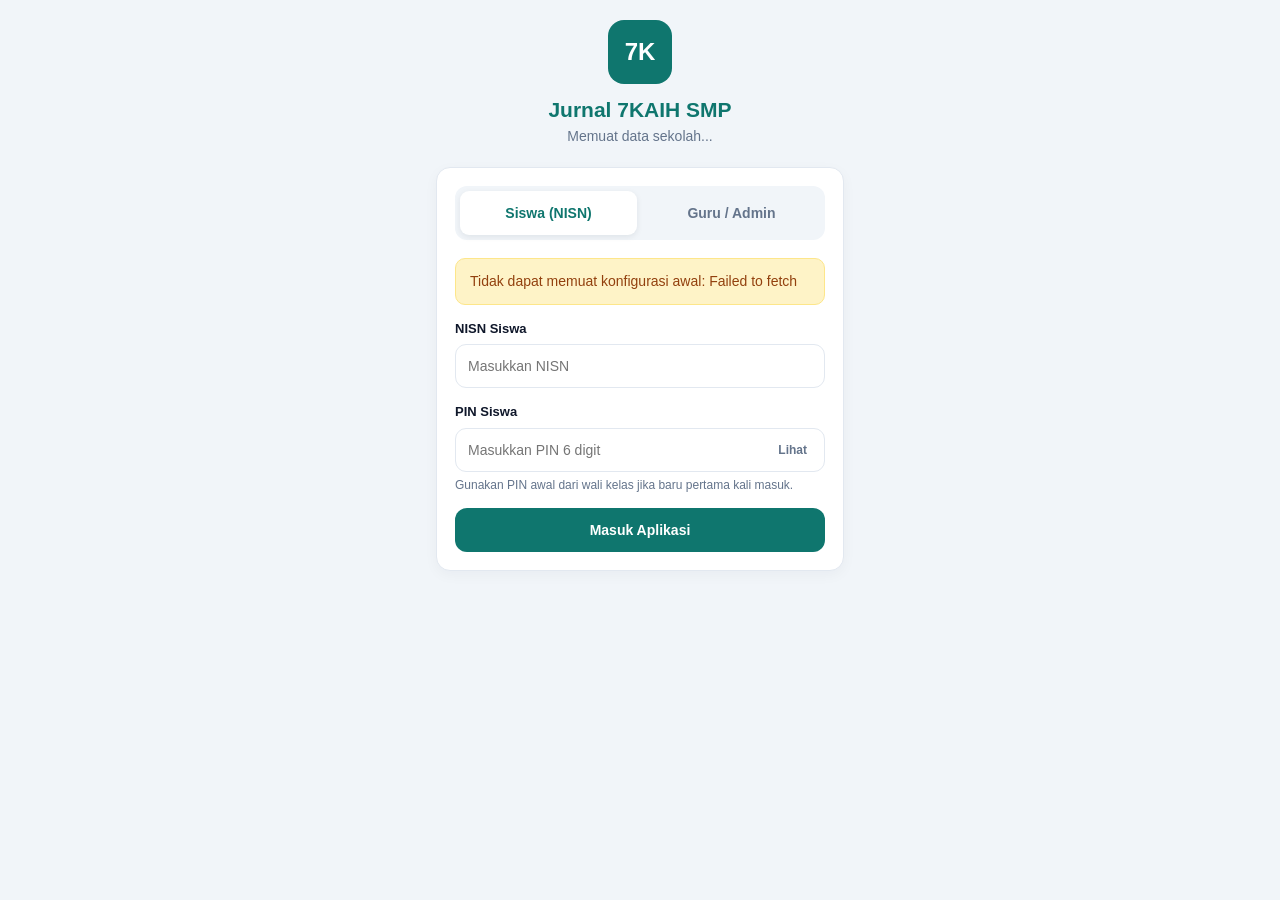
<file: 7kaih/index.html>
<!DOCTYPE html>
<html lang="id">
<head>
  <meta charset="UTF-8">
  <meta name="viewport" content="width=device-width, initial-scale=1, maximum-scale=1">
  <title>Jurnal 7KAIH SMP</title>
  <style>
    :root {
      --primary: #0f766e;
      --primary-dark: #115e59;
      --primary-soft: #ccfbf1;
      --bg: #f1f5f9;
      --card: #ffffff;
      --text: #0f172a;
      --muted: #64748b;
      --border: #e2e8f0;
      --ok-bg: #dcfce7;
      --ok-text: #166534;
      --warn-bg: #fef3c7;
      --warn-text: #92400e;
      --err-bg: #fee2e2;
      --err-text: #991b1b;
      --radius: 14px;
    }

    * { box-sizing: border-box; margin: 0; padding: 0; }
    body {
      font-family: -apple-system, BlinkMacSystemFont, "Segoe UI", Roboto, sans-serif;
      background-color: var(--bg);
      color: var(--text);
      line-height: 1.5;
      min-height: 100vh;
    }

    .hidden { display: none !important; }

    /* Loading Overlay */
    .loader-overlay {
      position: fixed;
      inset: 0;
      background: rgba(255, 255, 255, 0.85);
      display: flex;
      flex-direction: column;
      align-items: center;
      justify-content: center;
      z-index: 9999;
      gap: 12px;
      font-weight: 600;
      color: var(--primary);
    }
    .spinner {
      width: 36px;
      height: 36px;
      border: 4px solid var(--primary-soft);
      border-top-color: var(--primary);
      border-radius: 50%;
      animation: spin 0.8s linear infinite;
    }
    @keyframes spin { to { transform: rotate(360deg); } }

    /* Alerts */
    .alert {
      padding: 12px 14px;
      border-radius: 10px;
      font-size: 14px;
      margin-bottom: 14px;
      border: 1px solid transparent;
    }
    .alert-err { background: var(--err-bg); color: var(--err-text); border-color: #fecaca; }
    .alert-ok { background: var(--ok-bg); color: var(--ok-text); border-color: #bbf7d0; }
    .alert-warn { background: var(--warn-bg); color: var(--warn-text); border-color: #fde68a; }
    .alert-info { background: #e0f2fe; color: #075985; border-color: #bae6fd; }

    /* Auth Container */
    .auth-wrapper {
      max-width: 440px;
      margin: 0 auto;
      padding: 20px 16px 40px;
    }
    .school-brand {
      text-align: center;
      margin-bottom: 20px;
    }
    .school-logo {
      width: 64px;
      height: 64px;
      border-radius: 16px;
      background: var(--primary);
      color: #fff;
      display: inline-flex;
      align-items: center;
      justify-content: center;
      font-size: 24px;
      font-weight: 800;
      margin-bottom: 10px;
      object-fit: contain;
    }
    .school-brand h1 { font-size: 21px; color: var(--primary); font-weight: 800; }
    .school-brand p { font-size: 14px; color: var(--muted); }
    .welcome-note {
      font-size: 13px;
      color: var(--text);
      background: var(--card);
      border: 1px solid var(--border);
      padding: 10px 14px;
      border-radius: 12px;
      margin-top: 10px;
    }

    .card {
      background: var(--card);
      border: 1px solid var(--border);
      border-radius: var(--radius);
      padding: 18px;
      box-shadow: 0 4px 14px rgba(15, 23, 42, 0.04);
      margin-bottom: 14px;
    }

    .role-tabs {
      display: grid;
      grid-template-columns: 1fr 1fr;
      gap: 6px;
      background: var(--bg);
      padding: 5px;
      border-radius: 12px;
      margin-bottom: 18px;
    }
    .role-tab {
      min-height: 44px;
      border: none;
      background: transparent;
      border-radius: 9px;
      font-size: 14px;
      font-weight: 600;
      color: var(--muted);
      cursor: pointer;
    }
    .role-tab.active {
      background: var(--card);
      color: var(--primary);
      box-shadow: 0 2px 6px rgba(15, 23, 42, 0.08);
    }

    /* Form Controls */
    .form-group { margin-bottom: 14px; }
    .form-row-2 { display: grid; grid-template-columns: repeat(auto-fit, minmax(210px, 1fr)); gap: 12px; }
    label {
      display: block;
      font-size: 13px;
      font-weight: 600;
      margin-bottom: 6px;
      color: var(--text);
    }
    .input-wrap {
      position: relative;
      display: flex;
      align-items: center;
    }
    input[type="text"],
    input[type="password"],
    input[type="tel"],
    input[type="time"],
    input[type="number"],
    input[type="date"],
    input[type="color"],
    textarea,
    select {
      width: 100%;
      min-height: 44px;
      padding: 8px 12px;
      border: 1.5px solid var(--border);
      border-radius: 11px;
      font-size: 14px;
      font-family: inherit;
      background: #fff;
      color: var(--text);
    }
    textarea { min-height: 76px; resize: vertical; }
    input:focus, select:focus, textarea:focus {
      outline: none;
      border-color: var(--primary);
    }
    .toggle-secret {
      position: absolute;
      right: 10px;
      background: none;
      border: none;
      color: var(--muted);
      font-size: 12px;
      font-weight: 600;
      padding: 8px;
      cursor: pointer;
    }
    .hint { font-size: 12px; color: var(--muted); margin-top: 4px; }

    .btn {
      width: 100%;
      min-height: 44px;
      border: none;
      border-radius: 12px;
      font-size: 14px;
      font-weight: 700;
      cursor: pointer;
      display: inline-flex;
      align-items: center;
      justify-content: center;
      gap: 6px;
      padding: 8px 14px;
    }
    .btn-inline { width: auto; min-height: 40px; font-size: 13px; padding: 7px 13px; border-radius: 10px; }
    .btn-xs { width: auto; min-height: 32px; font-size: 12px; padding: 4px 10px; border-radius: 8px; }
    .btn-primary { background: var(--primary); color: #fff; }
    .btn-primary:hover { background: var(--primary-dark); }
    .btn-secondary { background: var(--bg); color: var(--text); border: 1px solid var(--border); }
    .btn-danger { background: #fee2e2; color: #991b1b; border: 1px solid #fecaca; }
    .btn:disabled { opacity: 0.6; cursor: not-allowed; }

    /* App Shell Layout */
    .topbar {
      background: var(--primary);
      color: #fff;
      padding: 14px 16px;
      position: sticky;
      top: 0;
      z-index: 100;
    }
    .topbar-inner {
      max-width: 1140px;
      margin: 0 auto;
      display: flex;
      align-items: center;
      justify-content: space-between;
      gap: 12px;
    }
    .topbar-title h2 { font-size: 16px; font-weight: 700; }
    .topbar-title p { font-size: 12px; opacity: 0.9; }
    .topbar-actions { display: flex; align-items: center; gap: 8px; }
    .btn-sm {
      min-height: 38px;
      padding: 6px 12px;
      border-radius: 9px;
      font-size: 12px;
      font-weight: 600;
      border: 1px solid rgba(255, 255, 255, 0.35);
      background: rgba(255, 255, 255, 0.14);
      color: #fff;
      cursor: pointer;
      width: auto;
    }

    .shell-container {
      max-width: 1140px;
      margin: 0 auto;
      padding: 16px 16px 88px;
    }

    .user-banner {
      background: var(--card);
      border: 1px solid var(--border);
      border-radius: var(--radius);
      padding: 14px 16px;
      margin-bottom: 14px;
      display: flex;
      flex-wrap: wrap;
      align-items: center;
      justify-content: space-between;
      gap: 10px;
    }
    .role-pill {
      display: inline-block;
      padding: 3px 10px;
      border-radius: 999px;
      font-size: 11px;
      font-weight: 700;
      background: var(--primary-soft);
      color: var(--primary);
      text-transform: uppercase;
    }

    .nav-strip {
      display: flex;
      gap: 8px;
      overflow-x: auto;
      padding-bottom: 6px;
      margin-bottom: 14px;
    }
    .nav-btn {
      min-height: 44px;
      padding: 8px 14px;
      border-radius: 10px;
      border: 1px solid var(--border);
      background: var(--card);
      color: var(--text);
      font-size: 13px;
      font-weight: 600;
      white-space: nowrap;
      cursor: pointer;
    }
    .nav-btn.active {
      background: var(--primary);
      color: #fff;
      border-color: var(--primary);
    }

    .subnav-strip {
      display: flex;
      gap: 6px;
      overflow-x: auto;
      padding: 6px;
      background: var(--bg);
      border-radius: 12px;
      margin-bottom: 16px;
    }
    .subnav-btn {
      min-height: 38px;
      padding: 6px 12px;
      border: none;
      border-radius: 9px;
      background: transparent;
      color: var(--muted);
      font-size: 12px;
      font-weight: 700;
      white-space: nowrap;
      cursor: pointer;
    }
    .subnav-btn.active {
      background: var(--card);
      color: var(--primary);
      box-shadow: 0 1px 4px rgba(15, 23, 42, 0.08);
    }

    .admin-preview-bar {
      background: #fefce8;
      border: 1px solid #fde047;
      border-radius: 12px;
      padding: 12px 14px;
      margin-bottom: 14px;
      display: flex;
      flex-wrap: wrap;
      align-items: center;
      gap: 10px;
    }
    .admin-preview-bar select { min-height: 40px; width: auto; min-width: 180px; font-size: 14px; }

    /* ===================================================================== */
    /* SHARED CARDS, TABLES & VISUAL BARS                                    */
    /* ===================================================================== */
    .habit-card {
      border: 1.5px solid var(--border);
      border-radius: 14px;
      padding: 14px;
      margin-bottom: 12px;
      background: #fff;
      transition: border-color 0.15s ease;
    }
    .habit-card.state-v { border-color: #16a34a; background: #f0fdf4; }
    .habit-card.state-x { border-color: #dc2626; background: #fef2f2; }

    .habit-header {
      display: flex;
      align-items: flex-start;
      justify-content: space-between;
      gap: 10px;
      margin-bottom: 10px;
    }
    .habit-num {
      display: inline-flex;
      align-items: center;
      justify-content: center;
      width: 26px;
      height: 26px;
      border-radius: 8px;
      background: var(--primary-soft);
      color: var(--primary);
      font-size: 13px;
      font-weight: 800;
      margin-right: 6px;
    }
    .habit-title { font-size: 16px; font-weight: 700; color: var(--text); }
    .habit-sub { font-size: 12px; color: var(--muted); margin-top: 3px; }

    .vx-group {
      display: grid;
      grid-template-columns: 1fr 1fr;
      gap: 10px;
      margin-top: 8px;
    }
    .vx-btn {
      min-height: 50px;
      border-radius: 12px;
      border: 2px solid var(--border);
      background: #fff;
      font-size: 15px;
      font-weight: 700;
      cursor: pointer;
      display: flex;
      align-items: center;
      justify-content: center;
      gap: 6px;
      color: var(--text);
    }
    .vx-btn.active-v { background: #16a34a; border-color: #15803d; color: #fff; }
    .vx-btn.active-x { background: #dc2626; border-color: #b91c1c; color: #fff; }

    .extra-fields {
      margin-top: 12px;
      padding-top: 10px;
      border-top: 1px dashed var(--border);
    }

    .parent-ack-box {
      display: flex;
      align-items: center;
      gap: 12px;
      background: #fffbeb;
      border: 1.5px solid #fcd34d;
      border-radius: 12px;
      padding: 14px;
      margin: 16px 0;
      cursor: pointer;
    }
    .parent-ack-box input[type="checkbox"] {
      width: 24px;
      height: 24px;
      accent-color: var(--primary);
      flex-shrink: 0;
    }

    .month-toolbar {
      display: flex;
      flex-wrap: wrap;
      align-items: center;
      justify-content: space-between;
      gap: 10px;
      margin-bottom: 14px;
    }
    .month-picker { display: flex; gap: 8px; align-items: center; flex-wrap: wrap; }
    .month-picker select, .month-picker input { min-height: 40px; font-size: 14px; width: auto; }

    .paper-scroll {
      overflow-x: auto;
      border: 1px solid var(--border);
      border-radius: 10px;
      background: #fff;
    }
    .paper-table {
      border-collapse: collapse;
      width: 100%;
      font-size: 12px;
    }
    .paper-table th, .paper-table td {
      border: 1px solid #cbd5e1;
      padding: 7px 6px;
      text-align: center;
    }
    .paper-table th {
      background: var(--primary);
      color: #fff;
      font-weight: 700;
    }
    .paper-table td.sticky-col, .paper-table th.sticky-col {
      position: sticky;
      left: 0;
      z-index: 2;
      text-align: left;
      padding: 8px 10px;
      min-width: 170px;
      font-weight: 700;
    }
    .paper-table td.sticky-col { background: #f8fafc; color: var(--text); }
    .cell-v { background: #dcfce7; color: #166534; font-weight: 800; }
    .cell-x { background: #fee2e2; color: #991b1b; font-weight: 800; }
    .cell-paraf { display: block; font-size: 9px; color: #0369a1; margin-top: 1px; }

    .summary-grid {
      display: grid;
      grid-template-columns: repeat(auto-fit, minmax(200px, 1fr));
      gap: 10px;
      margin-bottom: 16px;
    }
    .stat-box {
      background: #f8fafc;
      border: 1px solid var(--border);
      border-radius: 12px;
      padding: 12px 14px;
    }
    .stat-box .num { font-size: 22px; font-weight: 800; color: var(--primary); }
    .stat-box .lbl { font-size: 12px; color: var(--muted); }

    .badge-terbiasa {
      display: inline-block;
      padding: 3px 9px;
      border-radius: 999px;
      font-size: 11px;
      font-weight: 700;
    }
    .badge-sudah { background: var(--ok-bg); color: var(--ok-text); }
    .badge-belum { background: var(--warn-bg); color: var(--warn-text); }
    .badge-muted { background: #e2e8f0; color: #475569; }

    .progress-bar-bg {
      width: 100%;
      height: 8px;
      background: #e2e8f0;
      border-radius: 999px;
      overflow: hidden;
      margin-top: 6px;
    }
    .progress-bar-fill { height: 100%; background: var(--primary); border-radius: 999px; }

    .sticker-grid {
      display: grid;
      grid-template-columns: repeat(auto-fit, minmax(200px, 1fr));
      gap: 10px;
      margin-top: 10px;
    }
    .sticker-card {
      border: 1.5px solid var(--border);
      border-radius: 12px;
      padding: 12px;
      background: #f8fafc;
      opacity: 0.55;
    }
    .sticker-card.unlocked {
      opacity: 1;
      background: linear-gradient(135deg, #f0fdfa, #ecfdf5);
      border-color: var(--primary);
    }

    .export-grid {
      display: grid;
      grid-template-columns: repeat(auto-fit, minmax(280px, 1fr));
      gap: 14px;
      margin-top: 10px;
    }
    .export-card {
      border: 1.5px solid var(--border);
      border-radius: 14px;
      padding: 16px;
      background: #f8fafc;
      display: flex;
      flex-direction: column;
      justify-content: space-between;
      gap: 12px;
    }

    .paraf-chip {
      display: inline-flex;
      align-items: center;
      gap: 4px;
      padding: 4px 8px;
      border-radius: 7px;
      border: 1.5px solid var(--border);
      background: #fff;
      font-size: 11px;
      font-weight: 700;
      cursor: pointer;
      min-height: 32px;
    }
    .paraf-chip.signed {
      background: #dbeafe;
      border-color: #2563eb;
      color: #1e40af;
    }

    /* Modals */
    .modal-backdrop {
      position: fixed;
      inset: 0;
      background: rgba(15, 23, 42, 0.55);
      display: flex;
      align-items: center;
      justify-content: center;
      padding: 16px;
      z-index: 500;
    }
    .modal-card {
      width: 100%;
      max-width: 480px;
      max-height: 90vh;
      overflow-y: auto;
      background: var(--card);
      border-radius: 16px;
      padding: 20px;
    }
    .modal-card-lg { max-width: 680px; }
  </style>
</head>
<body>

  <!-- Indikator Memuat -->
  <div id="loadingOverlay" class="loader-overlay hidden">
    <div class="spinner"></div>
    <div id="loadingText">Memuat...</div>
  </div>

  <!-- ===================================================================== -->
  <!-- VIEW 1: HALAMAN LOGIN                                                 -->
  <!-- ===================================================================== -->
  <div id="viewLogin" class="auth-wrapper hidden">
    <div class="school-brand">
      <div id="logoContainer" class="school-logo">7K</div>
      <h1 id="cfgAppName">Jurnal 7KAIH SMP</h1>
      <p id="cfgSchoolName">Memuat data sekolah...</p>
      <div id="cfgWelcome" class="welcome-note hidden"></div>
    </div>

    <div class="card">
      <div class="role-tabs">
        <button type="button" id="tabLoginSiswa" class="role-tab active" onclick="switchLoginTab('SISWA')">
          Siswa (NISN)
        </button>
        <button type="button" id="tabLoginStaf" class="role-tab" onclick="switchLoginTab('STAF')">
          Guru / Admin
        </button>
      </div>

      <div id="loginAlert" class="alert alert-err hidden"></div>

      <form id="loginForm" onsubmit="submitLogin(event)">
        <div class="form-group">
          <label id="lblIdentifier" for="inpIdentifier">NISN Siswa</label>
          <input type="tel" id="inpIdentifier" inputmode="numeric" autocomplete="username" placeholder="Masukkan NISN" required>
        </div>

        <div class="form-group">
          <label id="lblSecret" for="inpSecret">PIN Siswa</label>
          <div class="input-wrap">
            <input type="password" id="inpSecret" inputmode="numeric" autocomplete="current-password" placeholder="Masukkan PIN 6 digit" required>
            <button type="button" class="toggle-secret" onclick="toggleSecretVisibility('inpSecret', this)">Lihat</button>
          </div>
          <div class="hint" id="secretHint">Gunakan PIN awal dari wali kelas jika baru pertama kali masuk.</div>
        </div>

        <button type="submit" id="btnLoginSubmit" class="btn btn-primary">Masuk Aplikasi</button>
      </form>
    </div>
  </div>

  <!-- ===================================================================== -->
  <!-- VIEW 2: WAJIB GANTI PIN / KATA SANDI (SAAT LOGIN PERTAMA)             -->
  <!-- ===================================================================== -->
  <div id="viewForcePin" class="auth-wrapper hidden">
    <div class="school-brand">
      <h1>Keamanan Akun</h1>
      <p id="forcePinUserLabel">Halo, Pengguna</p>
    </div>

    <div class="card">
      <div class="alert alert-warn">
        Demi keamanan data Anda, ganti PIN atau kata sandi awal sebelum melanjutkan.
      </div>

      <div id="forcePinAlert" class="alert alert-err hidden"></div>

      <form onsubmit="submitChangePin(event, true)">
        <div class="form-group">
          <label for="forceOldSecret">PIN / Kata Sandi Lama</label>
          <input type="password" id="forceOldSecret" required>
        </div>
        <div class="form-group">
          <label for="forceNewSecret" id="lblForceNewSecret">PIN Baru (6 Digit Angka)</label>
          <input type="password" id="forceNewSecret" required>
          <div class="hint" id="forceNewHint">Jangan gunakan angka berurutan seperti 123456.</div>
        </div>
        <div class="form-group">
          <label for="forceConfirmSecret">Ulangi PIN / Kata Sandi Baru</label>
          <input type="password" id="forceConfirmSecret" required>
        </div>
        <button type="submit" class="btn btn-primary">Simpan & Lanjutkan</button>
        <button type="button" class="btn btn-secondary" style="margin-top:10px;" onclick="logoutUser()">Batal & Keluar</button>
      </form>
    </div>
  </div>

  <!-- ===================================================================== -->
  <!-- VIEW 3: KERANGKA APLIKASI UTAMA PER PERAN                             -->
  <!-- ===================================================================== -->
  <div id="viewAppShell" class="hidden">
    <header class="topbar">
      <div class="topbar-inner">
        <div class="topbar-title">
          <h2 id="topAppName">Jurnal 7KAIH SMP</h2>
          <p id="topSchoolName">SMP Negeri</p>
        </div>
        <div class="topbar-actions">
          <button type="button" class="btn-sm" onclick="openChangePinModal()">Ganti PIN/Sandi</button>
          <button type="button" class="btn-sm" onclick="logoutUser()">Keluar</button>
        </div>
      </div>
    </header>

    <main class="shell-container">
      <section class="user-banner">
        <div>
          <span class="role-pill" id="shellRoleBadge">PERAN</span>
          <h3 id="shellUserName" style="font-size:17px; margin-top:4px;">Nama Pengguna</h3>
          <p id="shellUserMeta" style="font-size:13px; color:var(--muted);">Keterangan</p>
        </div>
        <div style="text-align:right; font-size:12px; color:var(--muted);">
          <div id="shellAcademicYear">Tahun Ajaran: -</div>
          <div id="shellServerDate">Tanggal Server: -</div>
        </div>
      </section>

      <!-- Bar "Lihat sebagai Wali Kelas" khusus Admin Utama -->
      <section id="adminPreviewBar" class="admin-preview-bar hidden">
        <strong style="font-size:13px;">Mode Admin Utama:</strong>
        <label for="selPreviewClass" style="margin:0; font-size:13px;">Lihat sebagai wali kelas:</label>
        <select id="selPreviewClass" onchange="handleAdminPreviewClassChange()">
          <option value="">-- Tampilan Admin Utama --</option>
        </select>
      </section>

      <!-- Pemilih Kelas aktif untuk Wali Kelas -->
      <section id="walasClassBar" class="card hidden" style="padding:12px 16px; display:flex; align-items:center; justify-content:space-between; flex-wrap:wrap; gap:10px;">
        <div>
          <strong style="font-size:14px;">Kelas Binaan Aktif:</strong>
          <span id="walasClassSub" style="font-size:13px; color:var(--muted); margin-left:6px;"></span>
        </div>
        <select id="selWalasActiveClass" style="width:auto; min-width:160px; min-height:40px;" onchange="onChangeWalasActiveClass(this.value)"></select>
      </section>

      <nav id="roleNavStrip" class="nav-strip"></nav>

      <section id="roleWorkspace"></section>
    </main>
  </div>

  <!-- ===================================================================== -->
  <!-- MODAL GANTI PIN / SANDI SUKARELA                                      -->
  <!-- ===================================================================== -->
  <div id="modalChangePin" class="modal-backdrop hidden">
    <div class="modal-card">
      <h3 style="font-size:18px; margin-bottom:12px;">Ganti PIN / Kata Sandi</h3>
      <div id="modalPinAlert" class="alert alert-err hidden"></div>
      <form onsubmit="submitChangePin(event, false)">
        <div class="form-group">
          <label for="modOldSecret">PIN / Kata Sandi Lama</label>
          <input type="password" id="modOldSecret" required>
        </div>
        <div class="form-group">
          <label for="modNewSecret">PIN / Kata Sandi Baru</label>
          <input type="password" id="modNewSecret" required>
        </div>
        <div class="form-group">
          <label for="modConfirmSecret">Ulangi PIN / Kata Sandi Baru</label>
          <input type="password" id="modConfirmSecret" required>
        </div>
        <div style="display:grid; grid-template-columns:1fr 1fr; gap:8px;">
          <button type="button" class="btn btn-secondary" onclick="closeChangePinModal()">Batal</button>
          <button type="submit" class="btn btn-primary">Simpan</button>
        </div>
      </form>
    </div>
  </div>

  <!-- ===================================================================== -->
  <!-- MODAL DINAMIS (WALI KELAS, ADMIN & PEMBACA)                           -->
  <!-- ===================================================================== -->
  <div id="modalWalasDynamic" class="modal-backdrop hidden">
    <div id="modalWalasBox" class="modal-card"></div>
  </div>

  <script>
    /**
     * KONFIGURASI BACKEND API:
     * - Biarkan kosong ('') jika dibuka langsung dari Google Apps Script.
     * - Isi dengan URL Web App Apps Script (/exec) jika di-host di GitHub Pages / Custom Domain.
     */
    const GAS_API_URL = 'https://script.google.com/macros/s/AKfycbx6Ga95-A1doT5p9jhrYzqOMHGk1ILgOCmKOWG2b9a7mPefsUvWe25ETTlz92gXoEwB3g/exec';

    const STORAGE_TOKEN_KEY = '7KAIH_AUTH_TOKEN';
    let currentLoginTab = 'SISWA';
    let currentUser = null;
    let publicConfig = null;
    let activeNavKey = '';
    let previewClassId = '';
    let latestServerDate = '';

    // State khusus Siswa (Tahap 3)
    let studentHomeState = null;
    let studentMonthlyState = null;
    let selectedReportYear = null;
    let selectedReportMonth = null;

    // State khusus Wali Kelas (Tahap 4)
    let walasActiveClassId = '';
    let walasMonitorDate = '';
    let walasValStartDate = '';
    let walasValEndDate = '';
    let walasValSelectedDate = '';
    let walasValCache = null;
    let walasRecapCache = null;
    let walasStudentsCache = [];

    // State khusus Admin Utama (Tahap 5)
    let adminSettingsSubTab = 'MOD1_TA';
    let adminSettingsCache = null;
    let adminSelectedFormVer = null;
    let adminClassesCache = null;
    let adminUsersCache = [];
    let adminAnnouncementsCache = [];

    // State khusus Dashboard Sekolah & Pembaca (Tahap 6)
    let schoolDashTingkat = 'ALL';
    let schoolDashDate = '';
    let schoolDashCache = null;
    let readerClassesCache = [];
    let readerSelectedClassId = '';
    let readerClassRecapCache = null;

    // ========================================================================
    // 1. KOMUNIKASI API DENGAN RETRY BERTAHAP
    // ========================================================================
    function callApiRaw(payload) {
      return new Promise(function(resolve, reject) {
        const isInsideGas = (typeof google !== 'undefined' && google.script && google.script.run);
        if (isInsideGas && !GAS_API_URL) {
          google.script.run
            .withSuccessHandler(resolve)
            .withFailureHandler(reject)
            .apiRouter(payload);
          return;
        }
        if (!GAS_API_URL) {
          reject(new Error('GAS_API_URL belum dikonfigurasi.'));
          return;
        }
        fetch(GAS_API_URL, {
          method: 'POST',
          headers: { 'Content-Type': 'text/plain;charset=utf-8' },
          body: JSON.stringify(payload)
        })
          .then(function(r) {
            if (!r.ok) throw new Error('HTTP ' + r.status);
            return r.json();
          })
          .then(resolve)
          .catch(reject);
      });
    }

    async function callApi(action, data, retries) {
      const maxRetries = (typeof retries === 'number') ? retries : 2;
      const token = getSavedToken();
      const payload = { action: action, token: token, data: data || {} };

      let lastErr = null;
      for (let attempt = 0; attempt <= maxRetries; attempt++) {
        try {
          const res = await callApiRaw(payload);
          if (res && (res.code === 'SESSION_EXPIRED' || res.code === 'UNAUTHORIZED')) {
            clearSavedToken();
            showLoginView('Sesi Anda telah berakhir. Silakan masuk kembali.');
          }
          return res;
        } catch (err) {
          lastErr = err;
          if (attempt < maxRetries) {
            await new Promise(function(r) { setTimeout(r, 700 * (attempt + 1)); });
          }
        }
      }
      throw lastErr || new Error('Gagal terhubung ke server.');
    }

    // ========================================================================
    // 2. PENYIMPANAN TOKEN, DRAF LOKAL & UNDUH FILE
    // ========================================================================
    function getSavedToken() {
      try { return sessionStorage.getItem(STORAGE_TOKEN_KEY) || ''; }
      catch (e) { return window.__memToken || ''; }
    }
    function saveToken(token) {
      window.__memToken = token;
      try { sessionStorage.setItem(STORAGE_TOKEN_KEY, token); } catch (e) {}
    }
    function clearSavedToken() {
      window.__memToken = '';
      try { sessionStorage.removeItem(STORAGE_TOKEN_KEY); } catch (e) {}
    }

    function saveLocalDraft(key, obj) {
      try { localStorage.setItem(key, JSON.stringify(obj)); } catch (e) {}
    }
    function loadLocalDraft(key) {
      try {
        const raw = localStorage.getItem(key);
        return raw ? JSON.parse(raw) : null;
      } catch (e) { return null; }
    }
    function clearLocalDraft(key) {
      try { localStorage.removeItem(key); } catch (e) {}
    }

    function downloadBase64File(base64Data, fileName, mimeType) {
      const byteCharacters = atob(base64Data);
      const byteNumbers = new Array(byteCharacters.length);
      for (let i = 0; i < byteCharacters.length; i++) {
        byteNumbers[i] = byteCharacters.charCodeAt(i);
      }
      const byteArray = new Uint8Array(byteNumbers);
      const blob = new Blob([byteArray], {
        type: mimeType || 'application/vnd.openxmlformats-officedocument.spreadsheetml.sheet'
      });
      const url = URL.createObjectURL(blob);
      const a = document.createElement('a');
      a.href = url;
      a.download = fileName || 'Laporan_7KAIH.xlsx';
      document.body.appendChild(a);
      a.click();
      setTimeout(function() {
        document.body.removeChild(a);
        URL.revokeObjectURL(url);
      }, 500);
    }

    async function triggerExcelExport(payload, loadingLabel) {
      setLoading(true, loadingLabel || 'Menyiapkan file Excel (.xlsx)...');
      try {
        const res = await callApi('EXPORT_EXCEL', payload, 1);
        if (!res || !res.ok) {
          alert((res && res.message) ? res.message : 'Gagal membuat file Excel.');
          return;
        }
        downloadBase64File(res.data.base64, res.data.fileName, res.data.mimeType);
      } catch (err) {
        alert('Gagal mengunduh Excel: ' + err.message);
      } finally {
        setLoading(false);
      }
    }

    // ========================================================================
    // 3. UTILITAS TAMPILAN & ESCAPE XSS
    // ========================================================================
    function escapeHtml(str) {
      if (str === null || str === undefined) return '';
      return String(str)
        .replace(/&/g, '&amp;')
        .replace(/</g, '&lt;')
        .replace(/>/g, '&gt;')
        .replace(/"/g, '&quot;')
        .replace(/'/g, '&#39;');
    }

    function setLoading(show, text) {
      const el = document.getElementById('loadingOverlay');
      document.getElementById('loadingText').textContent = text || 'Memuat...';
      if (show) el.classList.remove('hidden');
      else el.classList.add('hidden');
    }

    function showAlert(id, msg, type) {
      const el = document.getElementById(id);
      if (!el) return;
      if (!msg) {
        el.classList.add('hidden');
        return;
      }
      el.className = 'alert ' + (type === 'ok' ? 'alert-ok' : (type === 'warn' ? 'alert-warn' : (type === 'info' ? 'alert-info' : 'alert-err')));
      el.textContent = msg;
      el.classList.remove('hidden');
    }

    function toggleSecretVisibility(inputId, btn) {
      const inp = document.getElementById(inputId);
      if (inp.type === 'password') {
        inp.type = 'text';
        btn.textContent = 'Sembunyi';
      } else {
        inp.type = 'password';
        btn.textContent = 'Lihat';
      }
    }

    function applyBranding(cfg) {
      if (!cfg) return;
      publicConfig = cfg;
      if (cfg.warna_tema) {
        document.documentElement.style.setProperty('--primary', cfg.warna_tema);
      }
      const appName = cfg.nama_aplikasi || 'Jurnal 7KAIH SMP';
      const schoolName = cfg.nama_sekolah || '';
      document.title = appName + (schoolName ? ' - ' + schoolName : '');
      document.getElementById('cfgAppName').textContent = appName;
      document.getElementById('cfgSchoolName').textContent = schoolName;
      document.getElementById('topAppName').textContent = appName;
      document.getElementById('topSchoolName').textContent = schoolName;

      const welcomeEl = document.getElementById('cfgWelcome');
      if (cfg.teks_sambutan) {
        welcomeEl.textContent = cfg.teks_sambutan;
        welcomeEl.classList.remove('hidden');
      }
      if (cfg.logo_url) {
        const logoBox = document.getElementById('logoContainer');
        logoBox.innerHTML = '';
        const img = document.createElement('img');
        img.src = cfg.logo_url;
        img.alt = 'Logo Sekolah';
        img.style.width = '100%';
        img.style.height = '100%';
        img.style.borderRadius = '16px';
        img.style.objectFit = 'contain';
        logoBox.appendChild(img);
      }
    }

    // ========================================================================
    // 4. ALUR OTENTIKASI
    // ========================================================================
    function switchLoginTab(tab) {
      currentLoginTab = tab;
      showAlert('loginAlert', '');
      document.getElementById('inpIdentifier').value = '';
      document.getElementById('inpSecret').value = '';

      const tabSiswa = document.getElementById('tabLoginSiswa');
      const tabStaf = document.getElementById('tabLoginStaf');
      const lblId = document.getElementById('lblIdentifier');
      const inpId = document.getElementById('inpIdentifier');
      const lblSec = document.getElementById('lblSecret');
      const inpSec = document.getElementById('inpSecret');
      const hint = document.getElementById('secretHint');

      if (tab === 'SISWA') {
        tabSiswa.classList.add('active');
        tabStaf.classList.remove('active');
        lblId.textContent = 'NISN Siswa';
        inpId.type = 'tel';
        inpId.setAttribute('inputmode', 'numeric');
        inpId.placeholder = 'Masukkan NISN';
        lblSec.textContent = 'PIN Siswa';
        inpSec.setAttribute('inputmode', 'numeric');
        inpSec.placeholder = 'Masukkan PIN 6 digit';
        hint.textContent = 'Gunakan PIN awal dari wali kelas jika baru pertama kali masuk.';
      } else {
        tabStaf.classList.add('active');
        tabSiswa.classList.remove('active');
        lblId.textContent = 'Nama Pengguna (Username)';
        inpId.type = 'text';
        inpId.setAttribute('inputmode', 'text');
        inpId.placeholder = 'Contoh: admin1 atau username guru';
        lblSec.textContent = 'Kata Sandi';
        inpSec.setAttribute('inputmode', 'text');
        inpSec.placeholder = 'Masukkan kata sandi';
        hint.textContent = 'Khusus Admin Utama, Wali Kelas, Kepala Sekolah, dan Guru BK.';
      }
    }

    async function submitLogin(e) {
      e.preventDefault();
      showAlert('loginAlert', '');
      const identifier = document.getElementById('inpIdentifier').value.trim();
      const secret = document.getElementById('inpSecret').value.trim();

      setLoading(true, 'Memeriksa akun...');
      try {
        const res = await callApi('LOGIN', {
          loginType: currentLoginTab,
          identifier: identifier,
          secret: secret
        }, 0);

        if (!res || !res.ok) {
          showAlert('loginAlert', (res && res.message) ? res.message : 'Gagal masuk.');
          return;
        }

        saveToken(res.data.token);
        currentUser = res.data.user;
        routeAfterAuth(res.serverDate);
      } catch (err) {
        showAlert('loginAlert', 'Gangguan jaringan: ' + err.message);
      } finally {
        setLoading(false);
      }
    }

    function routeAfterAuth(serverDate) {
      latestServerDate = serverDate || latestServerDate;
      if (latestServerDate) {
        const parts = latestServerDate.split('-');
        if (!selectedReportYear) selectedReportYear = parseInt(parts[0], 10);
        if (!selectedReportMonth) selectedReportMonth = parseInt(parts[1], 10);
        if (!walasMonitorDate) walasMonitorDate = latestServerDate;
        if (!schoolDashDate) schoolDashDate = latestServerDate;
        if (!walasValEndDate) walasValEndDate = latestServerDate;
        if (!walasValStartDate) {
          const d = new Date(parseInt(parts[0], 10), parseInt(parts[1], 10) - 1, parseInt(parts[2], 10));
          d.setDate(d.getDate() - 6);
          walasValStartDate = d.getFullYear() + '-' + ('0' + (d.getMonth() + 1)).slice(-2) + '-' + ('0' + d.getDate()).slice(-2);
        }
      }

      document.getElementById('viewLogin').classList.add('hidden');
      document.getElementById('viewForcePin').classList.add('hidden');
      document.getElementById('viewAppShell').classList.add('hidden');

      if (!currentUser) {
        showLoginView();
        return;
      }

      if (currentUser.wajibGantiPin) {
        document.getElementById('forcePinUserLabel').textContent =
          currentUser.nama + ' (' + currentUser.identifier + ')';
        const isSiswa = currentUser.peran === 'SISWA';
        document.getElementById('lblForceNewSecret').textContent =
          isSiswa ? 'PIN Baru (6 Digit Angka)' : 'Kata Sandi Baru (Minimal 6 Karakter)';
        document.getElementById('forceNewHint').textContent =
          isSiswa ? 'Gunakan 6 angka yang mudah diingat (hindari 123456).' : 'Gunakan kombinasi huruf dan angka minimal 6 karakter.';
        document.getElementById('viewForcePin').classList.remove('hidden');
        return;
      }

      renderRoleShell(serverDate);
    }

    async function submitChangePin(e, isForced) {
      e.preventDefault();
      const alertId = isForced ? 'forcePinAlert' : 'modalPinAlert';
      showAlert(alertId, '');

      const oldSecret = document.getElementById(isForced ? 'forceOldSecret' : 'modOldSecret').value.trim();
      const newSecret = document.getElementById(isForced ? 'forceNewSecret' : 'modNewSecret').value.trim();
      const confirmSecret = document.getElementById(isForced ? 'forceConfirmSecret' : 'modConfirmSecret').value.trim();

      setLoading(true, 'Menyimpan PIN/kata sandi baru...');
      try {
        const res = await callApi('CHANGE_PIN', {
          oldSecret: oldSecret,
          newSecret: newSecret,
          confirmSecret: confirmSecret
        }, 0);

        if (!res || !res.ok) {
          showAlert(alertId, (res && res.message) ? res.message : 'Gagal mengganti PIN/sandi.');
          return;
        }

        currentUser = res.data.user;
        if (isForced) {
          routeAfterAuth(res.serverDate);
        } else {
          closeChangePinModal();
          alert(res.message);
        }
      } catch (err) {
        showAlert(alertId, 'Gagal terhubung ke server: ' + err.message);
      } finally {
        setLoading(false);
      }
    }

    async function logoutUser() {
      setLoading(true, 'Keluar...');
      try { await callApi('LOGOUT', {}, 0); } catch (e) {}
      finally {
        clearSavedToken();
        currentUser = null;
        studentHomeState = null;
        studentMonthlyState = null;
        walasValCache = null;
        walasRecapCache = null;
        adminSettingsCache = null;
        adminClassesCache = null;
        schoolDashCache = null;
        readerClassRecapCache = null;
        previewClassId = '';
        walasActiveClassId = '';
        setLoading(false);
        showLoginView('Anda telah keluar dari aplikasi.');
      }
    }

    function showLoginView(infoMsg) {
      document.getElementById('viewForcePin').classList.add('hidden');
      document.getElementById('viewAppShell').classList.add('hidden');
      document.getElementById('viewLogin').classList.remove('hidden');
      if (infoMsg) showAlert('loginAlert', infoMsg, 'warn');
      else showAlert('loginAlert', '');
    }

    function openChangePinModal() {
      document.getElementById('modOldSecret').value = '';
      document.getElementById('modNewSecret').value = '';
      document.getElementById('modConfirmSecret').value = '';
      showAlert('modalPinAlert', '');
      document.getElementById('modalChangePin').classList.remove('hidden');
    }

    function closeChangePinModal() {
      document.getElementById('modalChangePin').classList.add('hidden');
    }

    // ========================================================================
    // 5. KERANGKA TAMPILAN PER PERAN
    // ========================================================================
    const ROLE_MENUS = {
      SISWA: [
        { key: 'isi_hari_ini', label: 'Isi Hari Ini' },
        { key: 'kalender', label: 'Kalender Bulan' },
        { key: 'ringkasan', label: 'Ringkasan & Stiker' },
        { key: 'refleksi', label: 'Refleksi Bulanan' },
        { key: 'panduan', label: 'Panduan 7KAIH' }
      ],
      WALAS: [
        { key: 'pantau_harian', label: 'Pemantauan Hari Ini' },
        { key: 'validasi_paraf', label: 'Validasi Paraf' },
        { key: 'rekap_kelas', label: 'Rekap & Catatan' },
        { key: 'kelola_siswa', label: 'Data Siswa' },
        { key: 'ekspor_walas', label: 'Unduh Excel (.xlsx)' }
      ],
      ADMIN: [
        { key: 'dashboard_sekolah', label: 'Dashboard Sekolah' },
        { key: 'pengaturan_sistem', label: 'Pengaturan (8 Modul)' },
        { key: 'kelas_naik', label: 'Kelas & Naik Kelas' },
        { key: 'akun_keamanan', label: 'Akun & Keamanan' },
        { key: 'pengumuman', label: 'Pengumuman' }
      ],
      PEMBACA: [
        { key: 'dashboard_pembaca', label: 'Dashboard Sekolah' },
        { key: 'rekap_pembaca', label: 'Rekap Per Kelas' }
      ]
    };

    function refreshAdminPreviewDropdown(classList) {
      const sel = document.getElementById('selPreviewClass');
      if (!sel) return;
      const prevVal = sel.value;
      sel.innerHTML = '<option value="">-- Tampilan Admin Utama --</option>';
      (classList || []).forEach(function(k) {
        if (k.aktif === false) return;
        const opt = document.createElement('option');
        opt.value = k.id_kelas;
        opt.textContent = 'Kelas ' + k.nama_kelas;
        if (String(k.id_kelas) === String(prevVal)) opt.selected = true;
        sel.appendChild(opt);
      });
    }

    function renderRoleShell(serverDate) {
      document.getElementById('viewAppShell').classList.remove('hidden');

      const roleLabels = {
        SISWA: 'Siswa',
        WALAS: 'Wali Kelas',
        ADMIN: 'Admin Utama',
        PEMBACA: 'Pembaca (Kepsek / BK)'
      };

      document.getElementById('shellRoleBadge').textContent = roleLabels[currentUser.peran] || currentUser.peran;
      document.getElementById('shellUserName').textContent = currentUser.nama;
      document.getElementById('shellAcademicYear').textContent =
        'TA ' + (currentUser.nama_tahun || '-') + ' (' + (currentUser.semester || '-') + ')';
      document.getElementById('shellServerDate').textContent = 'Tanggal Server: ' + (serverDate || latestServerDate || '-');

      if (currentUser.peran === 'SISWA') {
        document.getElementById('shellUserMeta').textContent =
          'NISN: ' + currentUser.identifier + ' • Kelas ' + currentUser.nama_kelas + ' • Wali Kelas: ' + currentUser.nama_walas;
      } else if (currentUser.peran === 'WALAS') {
        const kelasNames = (currentUser.managedClasses || []).map(function(c) { return c.nama_kelas; }).join(', ');
        document.getElementById('shellUserMeta').textContent =
          'Username: ' + currentUser.identifier + ' • Kelas Binaan: ' + (kelasNames || 'Belum ditugaskan');
      } else {
        document.getElementById('shellUserMeta').textContent =
          'Username: ' + currentUser.identifier + ' • NIP: ' + (currentUser.nip || '-');
      }

      const previewBar = document.getElementById('adminPreviewBar');
      if (currentUser.peran === 'ADMIN') {
        previewBar.classList.remove('hidden');
        refreshAdminPreviewDropdown(currentUser.managedClasses || []);
      } else {
        previewBar.classList.add('hidden');
      }

      const walasBar = document.getElementById('walasClassBar');
      if (currentUser.peran === 'WALAS') {
        const list = currentUser.managedClasses || [];
        if (list.length > 0) {
          walasActiveClassId = list[0].id_kelas;
          walasBar.classList.remove('hidden');
          const selW = document.getElementById('selWalasActiveClass');
          selW.innerHTML = '';
          list.forEach(function(k) {
            const opt = document.createElement('option');
            opt.value = k.id_kelas;
            opt.textContent = 'Kelas ' + k.nama_kelas;
            selW.appendChild(opt);
          });
        } else {
          walasActiveClassId = '';
          walasBar.classList.add('hidden');
        }
      } else {
        walasBar.classList.add('hidden');
      }

      const effectiveRole = (currentUser.peran === 'ADMIN' && previewClassId) ? 'WALAS' : currentUser.peran;
      const menus = ROLE_MENUS[effectiveRole] || [];
      activeNavKey = menus.length > 0 ? menus[0].key : '';
      renderRoleNavigation(effectiveRole);
    }

    function handleAdminPreviewClassChange() {
      previewClassId = document.getElementById('selPreviewClass').value;
      walasActiveClassId = previewClassId;
      walasValCache = null;
      walasRecapCache = null;
      const effectiveRole = previewClassId ? 'WALAS' : 'ADMIN';
      const menus = ROLE_MENUS[effectiveRole] || [];
      activeNavKey = menus.length > 0 ? menus[0].key : '';
      renderRoleNavigation(effectiveRole);
    }

    function onChangeWalasActiveClass(newClassId) {
      walasActiveClassId = newClassId;
      walasValCache = null;
      walasRecapCache = null;
      loadWalasView(activeNavKey);
    }

    function renderRoleNavigation(effectiveRole) {
      const menus = ROLE_MENUS[effectiveRole] || [];
      const navEl = document.getElementById('roleNavStrip');
      navEl.innerHTML = '';

      menus.forEach(function(m) {
        const btn = document.createElement('button');
        btn.type = 'button';
        btn.className = 'nav-btn' + (m.key === activeNavKey ? ' active' : '');
        btn.textContent = m.label;
        btn.onclick = function() {
          activeNavKey = m.key;
          renderRoleNavigation(effectiveRole);
        };
        navEl.appendChild(btn);
      });

      if (effectiveRole === 'SISWA') {
        loadStudentView(activeNavKey);
        return;
      }
      if (effectiveRole === 'WALAS') {
        loadWalasView(activeNavKey);
        return;
      }
      if (effectiveRole === 'PEMBACA') {
        loadReaderView(activeNavKey);
        return;
      }
      if (effectiveRole === 'ADMIN') {
        loadAdminView(activeNavKey);
        return;
      }
    }

    // ========================================================================
    // 6. MODUL SISWA (TAHAP 3)
    // ========================================================================
    async function loadStudentView(tabKey) {
      const workspace = document.getElementById('roleWorkspace');
      if (tabKey === 'isi_hari_ini') {
        await renderStudentDailyFormView(workspace);
      } else if (tabKey === 'kalender') {
        await renderStudentCalendarView(workspace);
      } else if (tabKey === 'ringkasan') {
        await renderStudentSummaryView(workspace);
      } else if (tabKey === 'refleksi') {
        await renderStudentReflectionView(workspace);
      } else if (tabKey === 'panduan') {
        await renderStudentGuideView(workspace);
      }
    }

    async function renderStudentDailyFormView(container, targetDate) {
      setLoading(true, 'Memuat catatan harian...');
      try {
        const res = await callApi('GET_STUDENT_HOME', { targetDate: targetDate || '' });
        if (!res || !res.ok) {
          container.innerHTML = '<div class="card"><div class="alert alert-err">' +
            escapeHtml((res && res.message) ? res.message : 'Gagal memuat form harian.') + '</div></div>';
          return;
        }
        studentHomeState = res.data;
        paintStudentDailyForm(container);
      } catch (err) {
        container.innerHTML = '<div class="card"><div class="alert alert-err">Gagal terhubung: ' + escapeHtml(err.message) + '</div></div>';
      } finally {
        setLoading(false);
      }
    }

    function paintStudentDailyForm(container) {
      const st = studentHomeState;
      const draftKey = '7KAIH_DRAFT_' + currentUser.id + '_' + st.selectedDate;
      const localDraft = loadLocalDraft(draftKey);
      const sourceData = st.existingEntry || localDraft || {
        status_kebiasaan: {},
        jam_bangun: '',
        jam_tidur: '',
        jawaban_tambahan: {},
        diketahui_ortu: false
      };

      let html = '';
      if (st.announcements && st.announcements.length > 0) {
        st.announcements.forEach(function(ann) {
          html += '<div class="alert alert-info">' +
            '<strong>' + escapeHtml(ann.judul) + '</strong><br>' +
            '<span>' + escapeHtml(ann.isi) + '</span>' +
          '</div>';
        });
      }

      html += '<div class="card">';
      html += '<div style="display:flex; flex-wrap:wrap; align-items:center; justify-content:space-between; gap:10px; margin-bottom:14px;">';
      html += '<div><h3 style="font-size:18px;">Catat Kebiasaan Harian</h3>' +
              '<p style="font-size:12px; color:var(--muted);">Isi setiap hari termasuk Sabtu dan Minggu.</p></div>';

      html += '<div style="min-width:210px;">' +
              '<select id="selJournalDate" onchange="onChangeJournalDate(this.value)">';
      st.dateOptions.forEach(function(opt) {
        html += '<option value="' + escapeHtml(opt.date) + '"' + (opt.date === st.selectedDate ? ' selected' : '') + '>' +
                escapeHtml(opt.label) + '</option>';
      });
      html += '</select></div></div>';

      if (st.existingEntry) {
        html += '<div class="alert alert-ok">Catatan tanggal <strong>' + escapeHtml(st.selectedDate) +
                '</strong> sudah tersimpan (terakhir diubah: ' + escapeHtml(st.existingEntry.diubah || '-') + '). Anda masih bisa memperbaruinya hari ini.</div>';
      } else if (localDraft) {
        html += '<div class="alert alert-warn">Draf pengisian yang belum terkirim dipulihkan dari perangkat Anda.</div>';
      }

      if (!st.scheduleStatus.isOpen) {
        html += '<div class="alert alert-err">' + escapeHtml(st.scheduleStatus.message) + '</div>';
      }
      if (!st.calendarRule.allowed) {
        html += '<div class="alert alert-warn">' + escapeHtml(st.calendarRule.reason) + '</div>';
      }

      html += '<div id="dailyFormAlert" class="alert alert-err hidden"></div>';
      html += '<form id="dailyJournalForm" onsubmit="submitDailyJournal(event)">';

      st.form.habits.forEach(function(h) {
        const curVal = (sourceData.status_kebiasaan && sourceData.status_kebiasaan[h.id_kebiasaan]) || '';
        const cardStateClass = curVal === 'v' ? 'state-v' : (curVal === 'x' ? 'state-x' : '');

        html += '<div class="habit-card ' + cardStateClass + '" id="card_' + escapeHtml(h.id_kebiasaan) + '">';
        html += '<div class="habit-header"><div>' +
                '<div class="habit-title"><span class="habit-num">' + h.urutan + '</span>' + escapeHtml(h.nama) + '</div>' +
                '<div class="habit-sub">' + escapeHtml(h.panduan_singkat) + '</div>' +
                '</div></div>';

        const isAutoBangun = (h.kode === 'BANGUN_PAGI' && st.rules.mode_bangun_pagi === 'OTOMATIS_JAM');
        if (isAutoBangun) {
          html += '<div class="hint" style="margin-bottom:8px; color:var(--primary); font-weight:600;">' +
                  'Status otomatis tercatat "Sudah" jika jam bangun antara ' +
                  escapeHtml(st.rules.bangun_pagi_mulai) + ' – ' + escapeHtml(st.rules.bangun_pagi_selesai) + ' WIB.</div>';
        }

        html += '<input type="hidden" id="val_' + escapeHtml(h.id_kebiasaan) + '" value="' + escapeHtml(curVal) + '">';
        html += '<div class="vx-group">';
        html += '<button type="button" class="vx-btn ' + (curVal === 'v' ? 'active-v' : '') + '" ' +
                'id="btnV_' + escapeHtml(h.id_kebiasaan) + '" ' +
                'onclick="setHabitStatus(\'' + escapeHtml(h.id_kebiasaan) + '\', \'v\')">&#10003; Sudah (v)</button>';
        html += '<button type="button" class="vx-btn ' + (curVal === 'x' ? 'active-x' : '') + '" ' +
                'id="btnX_' + escapeHtml(h.id_kebiasaan) + '" ' +
                'onclick="setHabitStatus(\'' + escapeHtml(h.id_kebiasaan) + '\', \'x\')">&#10007; Belum (x)</button>';
        html += '</div>';

        if (h.fields && h.fields.length > 0) {
          html += '<div class="extra-fields">';
          h.fields.forEach(function(f) {
            let fVal = '';
            if (f.kode_field === 'jam_bangun') fVal = sourceData.jam_bangun || '';
            else if (f.kode_field === 'jam_tidur') fVal = sourceData.jam_tidur || '';
            else fVal = (sourceData.jawaban_tambahan && sourceData.jawaban_tambahan[f.kode_field]) || '';

            html += '<div class="form-group" style="margin-bottom:8px;">';
            html += '<label for="fld_' + escapeHtml(f.kode_field) + '">' + escapeHtml(f.label) +
                    (f.wajib ? ' <span style="color:#dc2626;">*</span>' : '') + '</label>';

            if (f.tipe === 'JAM') {
              html += '<input type="time" id="fld_' + escapeHtml(f.kode_field) + '" value="' + escapeHtml(fVal) + '" onchange="onDailyInputChanged()">';
            } else if (f.tipe === 'ANGKA') {
              html += '<input type="number" id="fld_' + escapeHtml(f.kode_field) + '" value="' + escapeHtml(fVal) + '" placeholder="' + escapeHtml(f.petunjuk) + '" oninput="onDailyInputChanged()">';
            } else if (f.tipe === 'PILIHAN') {
              html += '<select id="fld_' + escapeHtml(f.kode_field) + '" onchange="onDailyInputChanged()"><option value="">-- Pilih --</option>';
              (f.opsi || []).forEach(function(op) {
                html += '<option value="' + escapeHtml(op) + '"' + (op === fVal ? ' selected' : '') + '>' + escapeHtml(op) + '</option>';
              });
              html += '</select>';
            } else if (f.tipe === 'TEKS_PANJANG') {
              html += '<textarea id="fld_' + escapeHtml(f.kode_field) + '" placeholder="' + escapeHtml(f.petunjuk) + '" oninput="onDailyInputChanged()">' + escapeHtml(fVal) + '</textarea>';
            } else {
              html += '<input type="text" id="fld_' + escapeHtml(f.kode_field) + '" value="' + escapeHtml(fVal) + '" placeholder="' + escapeHtml(f.petunjuk) + '" oninput="onDailyInputChanged()">';
            }

            if (f.petunjuk) html += '<div class="hint">' + escapeHtml(f.petunjuk) + '</div>';
            html += '</div>';
          });

          if (h.kode === 'TIDUR_CEPAT') {
            html += '<div id="sleepDurationInfo" class="hint" style="font-weight:600; color:var(--primary);"></div>';
          }
          html += '</div>';
        }
        html += '</div>';
      });

      html += '<label class="parent-ack-box" for="chkDiketahuiOrtu">' +
              '<input type="checkbox" id="chkDiketahuiOrtu"' + (sourceData.diketahui_ortu ? ' checked' : '') + ' onchange="onDailyInputChanged()">' +
              '<div><strong>Diketahui Orang Tua / Wali</strong>' +
              '<div class="hint" style="margin-top:2px;">Saya mengisi catatan kebiasaan hari ini dengan jujur dan sepengetahuan orang tua/wali.</div></div>' +
              '</label>';

      const canSubmit = st.scheduleStatus.isOpen && st.calendarRule.allowed;
      html += '<button type="submit" id="btnSaveJournal" class="btn btn-primary"' + (canSubmit ? '' : ' disabled') + '>Simpan Catatan Hari Ini</button>';
      html += '</form></div>';

      container.innerHTML = html;
      updateSleepDurationPreview();
    }

    function setHabitStatus(habitId, val) {
      const hiddenInp = document.getElementById('val_' + habitId);
      const card = document.getElementById('card_' + habitId);
      const btnV = document.getElementById('btnV_' + habitId);
      const btnX = document.getElementById('btnX_' + habitId);
      if (!hiddenInp) return;

      hiddenInp.value = val;
      card.classList.remove('state-v', 'state-x');
      btnV.classList.remove('active-v');
      btnX.classList.remove('active-x');

      if (val === 'v') {
        card.classList.add('state-v');
        btnV.classList.add('active-v');
      } else if (val === 'x') {
        card.classList.add('state-x');
        btnX.classList.add('active-x');
      }
      onDailyInputChanged();
    }

    function collectDailyFormValues() {
      const st = studentHomeState;
      const statusMap = {};
      const extraMap = {};
      let jamBangun = '';
      let jamTidur = '';

      st.form.habits.forEach(function(h) {
        const inp = document.getElementById('val_' + h.id_kebiasaan);
        statusMap[h.id_kebiasaan] = inp ? inp.value : '';

        (h.fields || []).forEach(function(f) {
          const fEl = document.getElementById('fld_' + f.kode_field);
          const v = fEl ? fEl.value.trim() : '';
          if (f.kode_field === 'jam_bangun') jamBangun = v;
          else if (f.kode_field === 'jam_tidur') jamTidur = v;
          else extraMap[f.kode_field] = v;
        });
      });

      const chkOrtu = document.getElementById('chkDiketahuiOrtu');
      return {
        tanggal: st.selectedDate,
        status_kebiasaan: statusMap,
        jam_bangun: jamBangun,
        jam_tidur: jamTidur,
        jawaban_tambahan: extraMap,
        diketahui_ortu: chkOrtu ? chkOrtu.checked : false
      };
    }

    function onDailyInputChanged() {
      if (!studentHomeState) return;
      const payload = collectDailyFormValues();
      const draftKey = '7KAIH_DRAFT_' + currentUser.id + '_' + studentHomeState.selectedDate;
      saveLocalDraft(draftKey, payload);
      updateSleepDurationPreview();
    }

    function updateSleepDurationPreview() {
      const infoEl = document.getElementById('sleepDurationInfo');
      if (!infoEl || !studentHomeState) return;
      const jbEl = document.getElementById('fld_jam_bangun');
      const jtEl = document.getElementById('fld_jam_tidur');
      const jb = jbEl ? jbEl.value : '';
      const jt = jtEl ? jtEl.value : '';

      if (!jb || !jt) {
        infoEl.textContent = 'Kebutuhan tidur usia SMP: ' +
          studentHomeState.rules.tidur_ideal_min_jam + '–' +
          studentHomeState.rules.tidur_ideal_maks_jam + ' jam per hari.';
        return;
      }

      const sParts = jt.split(':');
      const wParts = jb.split(':');
      let diff = (parseInt(wParts[0], 10) * 60 + parseInt(wParts[1], 10)) -
                 (parseInt(sParts[0], 10) * 60 + parseInt(sParts[1], 10));
      if (diff <= 0) diff += 1440;
      const hrs = Math.floor(diff / 60);
      const mins = diff % 60;
      infoEl.textContent = 'Indikator durasi tidur: ' + hrs + ' jam ' + mins + ' menit (kebutuhan usia SMP: ' +
        studentHomeState.rules.tidur_ideal_min_jam + '–' + studentHomeState.rules.tidur_ideal_maks_jam + ' jam).';
    }

    function onChangeJournalDate(newDate) {
      renderStudentDailyFormView(document.getElementById('roleWorkspace'), newDate);
    }

    async function submitDailyJournal(e) {
      e.preventDefault();
      showAlert('dailyFormAlert', '');
      const payload = collectDailyFormValues();

      setLoading(true, 'Menyimpan catatan harian...');
      try {
        const res = await callApi('SAVE_DAILY_JOURNAL', payload, 2);
        if (!res || !res.ok) {
          showAlert('dailyFormAlert', (res && res.message) ? res.message : 'Gagal menyimpan catatan.');
          return;
        }
        clearLocalDraft('7KAIH_DRAFT_' + currentUser.id + '_' + payload.tanggal);
        alert(res.message);
        await renderStudentDailyFormView(document.getElementById('roleWorkspace'), payload.tanggal);
      } catch (err) {
        showAlert('dailyFormAlert', 'Koneksi terganggu. Draf Anda tersimpan aman di perangkat ini—silakan tekan Simpan lagi saat sinyal stabil.');
      } finally {
        setLoading(false);
      }
    }

    async function ensureMonthlyReportLoaded(forceReload) {
      if (!forceReload && studentMonthlyState &&
          studentMonthlyState.year === selectedReportYear &&
          studentMonthlyState.month === selectedReportMonth) {
        return studentMonthlyState;
      }
      const res = await callApi('GET_STUDENT_MONTHLY_REPORT', {
        year: selectedReportYear,
        month: selectedReportMonth
      });
      if (!res || !res.ok) {
        throw new Error((res && res.message) ? res.message : 'Gagal memuat data bulanan.');
      }
      studentMonthlyState = res.data;
      return studentMonthlyState;
    }

    function buildMonthSelectorHtml(onChangeFnName) {
      const monthNames = [
        'Januari', 'Februari', 'Maret', 'April', 'Mei', 'Juni',
        'Juli', 'Agustus', 'September', 'Oktober', 'November', 'Desember'
      ];
      let html = '<div class="month-picker">';
      html += '<select onchange="' + onChangeFnName + '(this.value, null)">';
      for (let m = 1; m <= 12; m++) {
        html += '<option value="' + m + '"' + (m === selectedReportMonth ? ' selected' : '') + '>' + monthNames[m - 1] + '</option>';
      }
      html += '</select>';

      const curYear = parseInt((latestServerDate || '2026-01-01').split('-')[0], 10);
      html += '<select onchange="' + onChangeFnName + '(null, this.value)">';
      for (let y = curYear - 1; y <= curYear + 1; y++) {
        html += '<option value="' + y + '"' + (y === selectedReportYear ? ' selected' : '') + '>' + y + '</option>';
      }
      html += '</select></div>';
      return html;
    }

    async function changeReportPeriod(newMonth, newYear) {
      if (newMonth) selectedReportMonth = parseInt(newMonth, 10);
      if (newYear) selectedReportYear = parseInt(newYear, 10);
      studentMonthlyState = null;
      walasRecapCache = null;
      schoolDashCache = null;
      readerClassRecapCache = null;

      if (currentUser && currentUser.peran === 'SISWA') {
        await loadStudentView(activeNavKey);
      } else if (currentUser && currentUser.peran === 'PEMBACA') {
        await loadReaderView(activeNavKey);
      } else if (currentUser && currentUser.peran === 'ADMIN' && !previewClassId) {
        await renderSchoolDashboardView(document.getElementById('roleWorkspace'), true);
      } else {
        await loadWalasView(activeNavKey);
      }
    }

    async function renderStudentCalendarView(container) {
      setLoading(true, 'Memuat kalender bulanan...');
      try {
        const rep = await ensureMonthlyReportLoaded(false);
        let html = '<div class="card">';
        html += '<div class="month-toolbar">' +
                '<div><h3 style="font-size:18px;">Lembar Catatan Harian (Tanggal 1–' + rep.daysInMonth + ')</h3>' +
                '<p style="font-size:12px; color:var(--muted);">Geser tabel ke kanan untuk melihat seluruh tanggal dan tanda paraf guru.</p></div>' +
                buildMonthSelectorHtml('changeReportPeriod') +
                '</div>';

        html += '<div class="paper-scroll"><table class="paper-table" style="min-width:980px;"><thead><tr>';
        html += '<th class="sticky-col">Tujuh Kebiasaan</th>';
        for (let d = 1; d <= rep.daysInMonth; d++) {
          html += '<th>' + d + '</th>';
        }
        html += '<th>Jml (v)</th><th>Paraf</th></tr></thead><tbody>';

        rep.habits.forEach(function(h) {
          const sum = rep.summaries.find(function(s) { return s.id_kebiasaan === h.id_kebiasaan; }) || { count_v: 0, count_paraf: 0 };
          html += '<tr><td class="sticky-col">' + h.urutan + '. ' + escapeHtml(h.nama) + '</td>';
          rep.dailyMatrix.forEach(function(dayItem) {
            const st = dayItem.status_kebiasaan[h.id_kebiasaan] || '';
            const hasParaf = dayItem.validasi_guru && dayItem.validasi_guru[h.id_kebiasaan];
            const cls = st === 'v' ? 'cell-v' : (st === 'x' ? 'cell-x' : '');
            const symbol = st === 'v' ? '&#10003;' : (st === 'x' ? '&#10007;' : '-');
            html += '<td class="' + cls + '">' + symbol +
                    (hasParaf ? '<span class="cell-paraf" title="Sudah diparaf guru">Paraf</span>' : '') +
                    '</td>';
          });
          html += '<td><strong>' + sum.count_v + '</strong></td>';
          html += '<td><strong>' + sum.count_paraf + '</strong></td></tr>';
        });

        html += '<tr><td class="sticky-col">Jam Bangun</td>';
        rep.dailyMatrix.forEach(function(dayItem) {
          html += '<td style="font-size:10px;">' + escapeHtml(dayItem.jam_bangun || '-') + '</td>';
        });
        html += '<td colspan="2">-</td></tr>';

        html += '<tr><td class="sticky-col">Jam Tidur</td>';
        rep.dailyMatrix.forEach(function(dayItem) {
          html += '<td style="font-size:10px;">' + escapeHtml(dayItem.jam_tidur || '-') + '</td>';
        });
        html += '<td colspan="2">-</td></tr>';

        html += '<tr><td class="sticky-col">Diketahui Ortu</td>';
        rep.dailyMatrix.forEach(function(dayItem) {
          html += '<td>' + (dayItem.diketahui_ortu ? '&#10003;' : '-') + '</td>';
        });
        html += '<td colspan="2">-</td></tr>';

        html += '</tbody></table></div></div>';
        container.innerHTML = html;
      } catch (err) {
        container.innerHTML = '<div class="card"><div class="alert alert-err">' + escapeHtml(err.message) + '</div></div>';
      } finally {
        setLoading(false);
      }
    }

    async function renderStudentSummaryView(container) {
      setLoading(true, 'Menghitung capaian bulanan...');
      try {
        const rep = await ensureMonthlyReportLoaded(false);
        const avgSleepText = rep.stats.avgSleepMinutes !== null
          ? (Math.floor(rep.stats.avgSleepMinutes / 60) + ' jam ' + (rep.stats.avgSleepMinutes % 60) + ' mnt')
          : 'Belum ada data';

        let html = '<div class="card">';
        html += '<div class="month-toolbar">' +
                '<div><h3 style="font-size:18px;">Ringkasan Capaian Bulanan</h3>' +
                '<p style="font-size:12px; color:var(--muted);">Target "Sudah Terbiasa": minimal <strong>' + rep.minDaysRequired + ' hari</strong> dari ' + rep.daysInMonth + ' hari.</p></div>' +
                buildMonthSelectorHtml('changeReportPeriod') +
                '</div>';

        html += '<div class="summary-grid">';
        html += '<div class="stat-box"><div class="num">' + rep.stats.filledDaysCount + ' / ' + rep.daysInMonth + '</div><div class="lbl">Hari Mengisi Jurnal</div></div>';
        html += '<div class="stat-box"><div class="num">' + rep.stats.longestStreak + ' Hari</div><div class="lbl">Rangkaian 7/7 Berturut-turut</div></div>';
        html += '<div class="stat-box"><div class="num">' + escapeHtml(avgSleepText) + '</div><div class="lbl">Rata-rata Durasi Tidur (Ideal ' + rep.stats.sleepIdealMin + '–' + rep.stats.sleepIdealMaks + ' jam)</div></div>';
        html += '</div>';

        rep.summaries.forEach(function(s) {
          html += '<div class="habit-card" style="margin-bottom:10px;">' +
                  '<div style="display:flex; justify-content:space-between; align-items:center; gap:8px; flex-wrap:wrap;">' +
                  '<strong>' + s.urutan + '. ' + escapeHtml(s.nama) + '</strong>' +
                  '<span class="badge-terbiasa ' + (s.is_terbiasa ? 'badge-sudah' : 'badge-belum') + '">' +
                  escapeHtml(s.kategori) + (s.extra_label ? ' (' + escapeHtml(s.extra_label) + ')' : '') +
                  '</span></div>' +
                  '<div style="font-size:13px; color:var(--muted); margin-top:4px;">Terlaksana <strong>' + s.count_v + '</strong> dari ' + s.days_in_month + ' hari (' + s.percentage + '%) • Paraf guru: ' + s.count_paraf + '</div>' +
                  '<div class="progress-bar-bg"><div class="progress-bar-fill" style="width:' + Math.min(100, s.percentage) + '%;"></div></div>' +
                  '</div>';
        });
        html += '</div>';

        html += '<div class="card">';
        html += '<h3 style="font-size:17px; margin-bottom:4px;">Stiker Apresiasi Kebiasaan</h3>';
        html += '<p style="font-size:12px; color:var(--muted); margin-bottom:10px;">Terus bangun kebiasaan baik setiap hari untuk mengumpulkan seluruh stiker bulan ini!</p>';
        html += '<div class="sticker-grid">';
        rep.stickers.forEach(function(stk) {
          html += '<div class="sticker-card ' + (stk.unlocked ? 'unlocked' : '') + '">' +
                  '<div style="font-size:12px; font-weight:800; color:' + (stk.unlocked ? 'var(--primary)' : 'var(--muted)') + ';">' +
                  (stk.unlocked ? '&#9733; TERCAPAI' : 'BELUM TERCAPAI') + '</div>' +
                  '<div style="font-size:15px; font-weight:700; margin:4px 0;">' + escapeHtml(stk.title) + '</div>' +
                  '<div style="font-size:12px; color:var(--muted);">' + escapeHtml(stk.desc) + '</div>' +
                  '</div>';
        });
        html += '</div></div>';

        container.innerHTML = html;
      } catch (err) {
        container.innerHTML = '<div class="card"><div class="alert alert-err">' + escapeHtml(err.message) + '</div></div>';
      } finally {
        setLoading(false);
      }
    }

    async function renderStudentReflectionView(container) {
      setLoading(true, 'Memuat lembar refleksi...');
      try {
        const rep = await ensureMonthlyReportLoaded(false);
        const refData = (rep.reflection && rep.reflection.refleksi) ? rep.reflection.refleksi : {};

        let html = '<div class="card">';
        html += '<div class="month-toolbar">' +
                '<div><h3 style="font-size:18px;">Refleksi Bulanan Orang Tua / Wali</h3>' +
                '<p style="font-size:12px; color:var(--muted);">Diisi setiap akhir bulan bersama orang tua/wali. Jika anak konsisten, tuliskan apresiasi.</p></div>' +
                buildMonthSelectorHtml('changeReportPeriod') +
                '</div>';

        if (rep.reflection && rep.reflection.catatan_walas) {
          html += '<div class="alert alert-info"><strong>Catatan Wali Kelas:</strong><br>' +
                  escapeHtml(rep.reflection.catatan_walas) + '</div>';
        }

        html += '<div id="reflectionAlert" class="alert alert-err hidden"></div>';
        html += '<form onsubmit="submitMonthlyReflection(event)">';

        rep.habits.forEach(function(h) {
          const sum = rep.summaries.find(function(s) { return s.id_kebiasaan === h.id_kebiasaan; });
          const item = refData[h.id_kebiasaan] || { kesimpulan: '', tindak_lanjut: '' };

          html += '<div class="habit-card">';
          html += '<div style="display:flex; justify-content:space-between; align-items:center; gap:8px; margin-bottom:8px; flex-wrap:wrap;">' +
                  '<strong>' + h.urutan + '. ' + escapeHtml(h.nama) + '</strong>' +
                  (sum ? '<span class="badge-terbiasa ' + (sum.is_terbiasa ? 'badge-sudah' : 'badge-belum') + '">' +
                  escapeHtml(sum.kategori) + ' (' + sum.count_v + '/' + sum.days_in_month + ' hari)</span>' : '') +
                  '</div>';

          html += '<div class="form-group" style="margin-bottom:8px;">' +
                  '<label>Kesimpulan / Refleksi Orang Tua & Siswa</label>' +
                  '<textarea id="refKes_' + escapeHtml(h.id_kebiasaan) + '" placeholder="Contoh: Sudah konsisten bangun pukul 05.00, pertahankan!">' +
                  escapeHtml(item.kesimpulan || '') + '</textarea></div>';

          html += '<div class="form-group" style="margin-bottom:0;">' +
                  '<label>Tindak Lanjut Bulan Berikutnya</label>' +
                  '<textarea id="refTin_' + escapeHtml(h.id_kebiasaan) + '" placeholder="Contoh: Menyiapkan perlengkapan sekolah sejak malam hari.">' +
                  escapeHtml(item.tindak_lanjut || '') + '</textarea></div>';
          html += '</div>';
        });

        html += '<button type="submit" class="btn btn-primary">Simpan Refleksi Bulanan</button>';
        html += '</form></div>';

        container.innerHTML = html;
      } catch (err) {
        container.innerHTML = '<div class="card"><div class="alert alert-err">' + escapeHtml(err.message) + '</div></div>';
      } finally {
        setLoading(false);
      }
    }

    async function submitMonthlyReflection(e) {
      e.preventDefault();
      showAlert('reflectionAlert', '');
      if (!studentMonthlyState) return;

      const refleksiObj = {};
      studentMonthlyState.habits.forEach(function(h) {
        const kesEl = document.getElementById('refKes_' + h.id_kebiasaan);
        const tinEl = document.getElementById('refTin_' + h.id_kebiasaan);
        refleksiObj[h.id_kebiasaan] = {
          kesimpulan: kesEl ? kesEl.value.trim() : '',
          tindak_lanjut: tinEl ? tinEl.value.trim() : ''
        };
      });

      setLoading(true, 'Menyimpan refleksi bulanan...');
      try {
        const res = await callApi('SAVE_MONTHLY_REFLECTION', {
          year: selectedReportYear,
          month: selectedReportMonth,
          refleksi: refleksiObj
        }, 2);

        if (!res || !res.ok) {
          showAlert('reflectionAlert', (res && res.message) ? res.message : 'Gagal menyimpan refleksi.');
          return;
        }
        studentMonthlyState = null;
        alert(res.message);
        await renderStudentReflectionView(document.getElementById('roleWorkspace'));
      } catch (err) {
        showAlert('reflectionAlert', 'Gagal terhubung ke server: ' + err.message);
      } finally {
        setLoading(false);
      }
    }

    async function renderStudentGuideView(container) {
      setLoading(true, 'Memuat panduan 7KAIH...');
      try {
        const res = await callApi('GET_HABIT_DEFINITIONS', {});
        if (!res || !res.ok) {
          container.innerHTML = '<div class="card"><div class="alert alert-err">' +
            escapeHtml((res && res.message) ? res.message : 'Gagal memuat panduan.') + '</div></div>';
          return;
        }

        const d = res.data;
        let html = '<div class="card">';
        html += '<h3 style="font-size:18px; margin-bottom:4px;">Panduan Gerakan Tujuh Kebiasaan Anak Indonesia Hebat</h3>';
        html += '<p style="font-size:13px; color:var(--muted); margin-bottom:14px;">Berdasarkan Panduan Resmi Kemendikdasmen Jenjang SMP (Maret 2025).</p>';

        html += '<div class="alert alert-info">' +
                '<strong>Kriteria Sekolah:</strong><br>' +
                '• Bangun Pagi: pukul ' + escapeHtml(d.kriteria.bangun_pagi_mulai) + ' – ' + escapeHtml(d.kriteria.bangun_pagi_selesai) + ' WIB.<br>' +
                '• Kebutuhan Tidur Remaja (12–18 tahun): ' + escapeHtml(d.kriteria.tidur_ideal_min_jam) + '–' + escapeHtml(d.kriteria.tidur_ideal_maks_jam) + ' jam per hari.<br>' +
                '• Kategori "Sudah Terbiasa": dilakukan minimal ' + escapeHtml(d.kriteria.ambang_pembilang) + '/' + escapeHtml(d.kriteria.ambang_penyebut) + ' dari jumlah hari dalam bulan tersebut.' +
                '</div>';

        d.habits.forEach(function(h) {
          html += '<div class="habit-card">' +
                  '<div class="habit-title"><span class="habit-num">' + h.urutan + '</span>' + escapeHtml(h.nama) + '</div>' +
                  '<p style="font-size:14px; margin-top:6px;">' + escapeHtml(h.deskripsi) + '</p>' +
                  '<div class="hint" style="margin-top:6px;"><strong>Contoh praktik:</strong> ' + escapeHtml(h.panduan_singkat) + '</div>' +
                  '</div>';
        });

        html += '</div>';
        container.innerHTML = html;
      } catch (err) {
        container.innerHTML = '<div class="card"><div class="alert alert-err">' + escapeHtml(err.message) + '</div></div>';
      } finally {
        setLoading(false);
      }
    }

    // ========================================================================
    // 7. MODUL WALI KELAS (TAHAP 4 & EKSPOR EXCEL TAHAP 6)
    // ========================================================================
    async function loadWalasView(tabKey) {
      const workspace = document.getElementById('roleWorkspace');
      if (!walasActiveClassId) {
        workspace.innerHTML = '<div class="card"><div class="alert alert-warn">' +
          'Belum ada kelas yang ditugaskan kepada akun Anda. Hubungi Admin Utama untuk mengatur penugasan kelas.</div></div>';
        return;
      }

      if (tabKey === 'pantau_harian') {
        await renderWalasMonitoringView(workspace);
      } else if (tabKey === 'validasi_paraf') {
        await renderWalasValidationView(workspace);
      } else if (tabKey === 'rekap_kelas') {
        await renderWalasRecapView(workspace);
      } else if (tabKey === 'kelola_siswa') {
        await renderWalasStudentsView(workspace);
      } else if (tabKey === 'ekspor_walas') {
        renderWalasExportView(workspace);
      }
    }

    function renderWalasExportView(container) {
      let html = '<div class="card">';
      html += '<div class="month-toolbar">' +
              '<div><h3 style="font-size:18px;">Unduh Laporan Kelas Format Excel (.xlsx)</h3>' +
              '<p style="font-size:12px; color:var(--muted);">Pilih bulan dan tahun laporan yang ingin diunduh untuk arsip kelas maupun pelaporan sekolah.</p></div>' +
              buildMonthSelectorHtml('changeReportPeriod') +
              '</div>';

      html += '<div class="export-grid">';

      html += '<div class="export-card">' +
              '<div>' +
              '<span class="badge-terbiasa badge-sudah" style="margin-bottom:8px;">Format Resmi Kemendikdasmen</span>' +
              '<h4 style="font-size:16px; margin-bottom:6px;">Rekap Bulanan Kelas (Lampiran 3)</h4>' +
              '<p style="font-size:13px; color:var(--muted);">Berisi 2 lembar kerja (sheet):<br>' +
              '1. <strong>Lampiran 3 - Rekap Bulanan</strong>: Rekap jumlah hari terlaksana, kategori <em>Sudah/Belum Terbiasa</em> tiap kebiasaan, status refleksi orang tua, catatan wali kelas, dan kolom tanda tangan Kepala Sekolah & Wali Kelas.<br>' +
              '2. <strong>Matriks Harian (Tgl 1–31)</strong>: Rekap kehadiran pengisian harian seluruh siswa.</p>' +
              '</div>' +
              '<button type="button" class="btn btn-primary" onclick="downloadWalasExcel(\'WALAS_LAMPIRAN3\')">Unduh Lampiran 3 (.xlsx)</button>' +
              '</div>';

      html += '<div class="export-card">' +
              '<div>' +
              '<span class="badge-terbiasa badge-muted" style="margin-bottom:8px;">Arsip Rincian Harian</span>' +
              '<h4 style="font-size:16px; margin-bottom:6px;">Rincian Harian & Validasi Paraf</h4>' +
              '<p style="font-size:13px; color:var(--muted);">Berisi catatan lengkap per tanggal dan per siswa selama bulan terpilih: jam bangun, jam tidur, durasi tidur (menit), status tiap kebiasaan beserta tanda paraf guru, serta keterangan diketahui orang tua.</p>' +
              '</div>' +
              '<button type="button" class="btn btn-secondary" onclick="downloadWalasExcel(\'WALAS_DAILY_DETAIL\')">Unduh Rincian Harian (.xlsx)</button>' +
              '</div>';

      html += '</div></div>';
      container.innerHTML = html;
    }

    function downloadWalasExcel(exportType) {
      triggerExcelExport({
        exportType: exportType,
        id_kelas: walasActiveClassId,
        year: selectedReportYear,
        month: selectedReportMonth
      }, 'Menyusun file Excel kelas (.xlsx)...');
    }

    async function renderWalasMonitoringView(container) {
      setLoading(true, 'Memuat pemantauan kelas...');
      try {
        const res = await callApi('GET_WALAS_MONITORING', {
          id_kelas: walasActiveClassId,
          targetDate: walasMonitorDate
        });
        if (!res || !res.ok) {
          container.innerHTML = '<div class="card"><div class="alert alert-err">' +
            escapeHtml((res && res.message) ? res.message : 'Gagal memuat pemantauan.') + '</div></div>';
          return;
        }

        const d = res.data;
        let html = '<div class="card">';
        html += '<div class="month-toolbar">' +
                '<div><h3 style="font-size:18px;">Pemantauan Pengisian Kelas ' + escapeHtml(d.kelas.nama_kelas) + '</h3>' +
                '<p style="font-size:12px; color:var(--muted);">Pantau kehadiran jurnal harian siswa dan berikan dukungan bagi yang membutuhkan.</p></div>' +
                '<div class="month-picker">' +
                '<input type="date" value="' + escapeHtml(d.targetDate) + '" max="' + escapeHtml(d.todayStr) + '" onchange="onChangeWalasMonitorDate(this.value)">' +
                '<button type="button" class="btn btn-secondary btn-inline" onclick="renderWalasMonitoringView(document.getElementById(\'roleWorkspace\'))">Segarkan</button>' +
                '</div></div>';

        html += '<div class="summary-grid">';
        html += '<div class="stat-box"><div class="num">' + d.summary.filledCount + ' / ' + d.summary.totalActive + '</div><div class="lbl">Sudah Mengisi (' + escapeHtml(d.targetDate) + ')</div></div>';
        html += '<div class="stat-box"><div class="num" style="color:#b45309;">' + d.summary.unfilledCount + ' Siswa</div><div class="lbl">Belum Mengisi Tanggal Ini</div></div>';
        html += '<div class="stat-box"><div class="num" style="color:#0369a1;">' + d.summary.attentionCount + ' Siswa</div><div class="lbl">Perlu Sapaan & Pendampingan</div></div>';
        html += '</div></div>';

        html += '<div class="card">';
        html += '<h4 style="font-size:16px; color:#0369a1; margin-bottom:4px;">Siswa yang Perlu Perhatian & Dukungan (' + d.needAttentionStudents.length + ')</h4>';
        html += '<p style="font-size:12px; color:var(--muted); margin-bottom:12px;">Catatan ini bertujuan membantu wali kelas menyapa dan mendampingi siswa secara hangat, bukan untuk menghakimi.</p>';

        if (d.needAttentionStudents.length === 0) {
          html += '<div class="alert alert-ok" style="margin-bottom:0;">Luar biasa! Seluruh siswa aktif mengisi jurnal dan memiliki pola istirahat yang baik dalam beberapa hari terakhir.</div>';
        } else {
          d.needAttentionStudents.forEach(function(st) {
            html += '<div class="habit-card" style="background:#f0f9ff; border-color:#bae6fd; margin-bottom:8px;">' +
                    '<strong>' + escapeHtml(st.nama) + '</strong> <span style="font-size:12px; color:var(--muted);">(' + escapeHtml(st.nisn) + ' • ' + escapeHtml(st.jk) + ')</span>' +
                    '<ul style="margin:6px 0 0 18px; font-size:13px; color:#0c4a6e;">';
            st.reasons.forEach(function(rs) {
              html += '<li>' + escapeHtml(rs) + '</li>';
            });
            html += '</ul></div>';
          });
        }
        html += '</div>';

        html += '<div class="card">';
        html += '<h4 style="font-size:16px; margin-bottom:10px;">Daftar Belum Mengisi pada ' + escapeHtml(d.targetDate) + ' (' + d.unfilledStudents.length + ' Siswa)</h4>';
        if (d.unfilledStudents.length === 0) {
          html += '<div class="alert alert-ok" style="margin-bottom:0;">Semua siswa aktif telah mengisi jurnal pada tanggal ini!</div>';
        } else {
          html += '<div class="paper-scroll"><table class="paper-table"><thead><tr>' +
                  '<th style="width:45px;">No</th><th>NISN</th><th style="text-align:left;">Nama Siswa</th><th style="width:55px;">L/P</th><th>Status</th>' +
                  '</tr></thead><tbody>';
          d.unfilledStudents.forEach(function(st, idx) {
            html += '<tr><td>' + (idx + 1) + '</td><td>' + escapeHtml(st.nisn) + '</td>' +
                    '<td style="text-align:left; font-weight:600;">' + escapeHtml(st.nama) + '</td>' +
                    '<td>' + escapeHtml(st.jk) + '</td>' +
                    '<td><span class="badge-terbiasa badge-belum">Belum Mengisi</span></td></tr>';
          });
          html += '</tbody></table></div>';
        }
        html += '</div>';

        html += '<div class="card">';
        html += '<h4 style="font-size:16px; margin-bottom:10px;">Daftar Sudah Mengisi pada ' + escapeHtml(d.targetDate) + ' (' + d.filledStudents.length + ' Siswa)</h4>';
        if (d.filledStudents.length === 0) {
          html += '<p style="font-size:13px; color:var(--muted);">Belum ada siswa yang mengisi pada tanggal ini.</p>';
        } else {
          html += '<div class="paper-scroll"><table class="paper-table"><thead><tr>' +
                  '<th style="width:45px;">No</th><th style="text-align:left;">Nama Siswa</th><th>Bangun</th><th>Tidur</th><th>Terlaksana</th><th>Ortu</th><th>Paraf</th>' +
                  '</tr></thead><tbody>';
          d.filledStudents.forEach(function(st, idx) {
            html += '<tr><td>' + (idx + 1) + '</td>' +
                    '<td style="text-align:left; font-weight:600;">' + escapeHtml(st.nama) + '</td>' +
                    '<td>' + escapeHtml(st.jam_bangun || '-') + '</td>' +
                    '<td>' + escapeHtml(st.jam_tidur || '-') + '</td>' +
                    '<td><strong>' + st.count_v + '/' + st.total_habits + '</strong></td>' +
                    '<td>' + (st.diketahui_ortu ? '<span class="badge-terbiasa badge-sudah">Ya</span>' : '<span class="badge-terbiasa badge-muted">Belum</span>') + '</td>' +
                    '<td>' + st.count_paraf + '/' + st.total_habits + '</td></tr>';
          });
          html += '</tbody></table></div>';
        }
        html += '</div>';

        container.innerHTML = html;
      } catch (err) {
        container.innerHTML = '<div class="card"><div class="alert alert-err">' + escapeHtml(err.message) + '</div></div>';
      } finally {
        setLoading(false);
      }
    }

    function onChangeWalasMonitorDate(newDate) {
      if (newDate) {
        walasMonitorDate = newDate;
        renderWalasMonitoringView(document.getElementById('roleWorkspace'));
      }
    }

    async function renderWalasValidationView(container, forceReload) {
      setLoading(true, 'Memuat data validasi paraf...');
      try {
        if (forceReload || !walasValCache ||
            walasValCache.kelas.id_kelas !== walasActiveClassId ||
            walasValCache.startDate !== walasValStartDate ||
            walasValCache.endDate !== walasValEndDate) {
          const res = await callApi('GET_WALAS_VALIDATION_DATA', {
            id_kelas: walasActiveClassId,
            startDate: walasValStartDate,
            endDate: walasValEndDate
          });
          if (!res || !res.ok) {
            container.innerHTML = '<div class="card"><div class="alert alert-err">' +
              escapeHtml((res && res.message) ? res.message : 'Gagal memuat data paraf.') + '</div></div>';
            return;
          }
          walasValCache = res.data;
          if (!walasValSelectedDate || walasValCache.dates.indexOf(walasValSelectedDate) === -1) {
            walasValSelectedDate = walasValCache.dates[walasValCache.dates.length - 1];
          }
        }

        paintWalasValidationView(container);
      } catch (err) {
        container.innerHTML = '<div class="card"><div class="alert alert-err">' + escapeHtml(err.message) + '</div></div>';
      } finally {
        setLoading(false);
      }
    }

    function paintWalasValidationView(container) {
      const d = walasValCache;
      let html = '<div class="card">';
      html += '<div class="month-toolbar">' +
              '<div><h3 style="font-size:18px;">Validasi Paraf Digital — Kelas ' + escapeHtml(d.kelas.nama_kelas) + '</h3>' +
              '<p style="font-size:12px; color:var(--muted);">Klik kotak kebiasaan per siswa untuk memberi/membatalkan paraf, atau gunakan Paraf Massal untuk seluruh rentang tanggal.</p></div>' +
              '</div>';

      html += '<div style="display:flex; flex-wrap:wrap; align-items:flex-end; justify-content:space-between; gap:10px; background:#f8fafc; padding:12px; border-radius:12px; border:1px solid var(--border); margin-bottom:14px;">';
      html += '<div style="display:flex; flex-wrap:wrap; gap:8px; align-items:flex-end;">' +
              '<div><label style="font-size:11px;">Dari Tanggal</label><input type="date" id="inpValStart" value="' + escapeHtml(d.startDate) + '" style="min-height:40px;"></div>' +
              '<div><label style="font-size:11px;">Sampai Tanggal</label><input type="date" id="inpValEnd" value="' + escapeHtml(d.endDate) + '" style="min-height:40px;"></div>' +
              '<button type="button" class="btn btn-secondary btn-inline" onclick="applyWalasValRange()">Tampilkan Rentang</button>' +
              '</div>';

      html += '<div>' +
              '<button type="button" class="btn btn-primary btn-inline" onclick="runBulkParaf()">&#10003; Paraf Massal (' + escapeHtml(d.startDate) + ' s.d. ' + escapeHtml(d.endDate) + ')</button>' +
              '</div></div>';

      html += '<div style="display:flex; flex-wrap:wrap; align-items:center; justify-content:space-between; gap:10px; margin-bottom:12px;">' +
              '<div style="display:flex; align-items:center; gap:8px;">' +
              '<label for="selValInspectDate" style="margin:0;">Tanggal Tampilan Rinci:</label>' +
              '<select id="selValInspectDate" style="width:auto; min-height:40px;" onchange="onChangeValInspectDate(this.value)">';
      d.dates.slice().reverse().forEach(function(dt) {
        html += '<option value="' + escapeHtml(dt) + '"' + (dt === walasValSelectedDate ? ' selected' : '') + '>' + escapeHtml(dt) + '</option>';
      });
      html += '</select></div>' +
              '<div class="hint">Angka biru kecil menunjukkan total paraf pada rentang ' + escapeHtml(d.startDate) + ' s.d. ' + escapeHtml(d.endDate) + '.</div>' +
              '</div>';

      html += '<div class="paper-scroll"><table class="paper-table" style="min-width:960px;"><thead><tr>';
      html += '<th style="width:40px;">No</th><th class="sticky-col">Nama Siswa</th>';
      d.habits.forEach(function(h) {
        html += '<th>' + h.urutan + '. ' + escapeHtml(h.nama) + '</th>';
      });
      html += '<th>Ortu</th></tr></thead><tbody>';

      d.students.forEach(function(st, idx) {
        const dayEntry = st.byDate[walasValSelectedDate] || null;
        html += '<tr><td>' + (idx + 1) + '</td>' +
                '<td class="sticky-col">' + escapeHtml(st.nama) +
                '<div style="font-size:11px; font-weight:400; color:var(--muted);">' + escapeHtml(st.nisn) + '</div></td>';

        d.habits.forEach(function(h) {
          const totalParafRange = st.parafCountPerHabit[h.id_kebiasaan] || 0;
          if (!dayEntry) {
            html += '<td style="color:var(--muted);">-<div style="font-size:10px; color:#0369a1;">Total: ' + totalParafRange + '</div></td>';
            return;
          }
          const stVal = dayEntry.status_kebiasaan[h.id_kebiasaan] || '';
          const isSigned = Boolean(dayEntry.validasi_guru && dayEntry.validasi_guru[h.id_kebiasaan]);
          const badgeSym = stVal === 'v' ? '<span style="color:#16a34a;">&#10003;</span>' : (stVal === 'x' ? '<span style="color:#dc2626;">&#10007;</span>' : '-');

          html += '<td>' +
                  '<button type="button" class="paraf-chip ' + (isSigned ? 'signed' : '') + '" ' +
                  'onclick="toggleSingleParaf(\'' + escapeHtml(st.id_siswa) + '\', \'' + escapeHtml(walasValSelectedDate) + '\', \'' + escapeHtml(h.id_kebiasaan) + '\', ' + (!isSigned) + ')">' +
                  badgeSym + ' ' + (isSigned ? 'Paraf &#10003;' : 'Paraf') +
                  '</button>' +
                  '<div style="font-size:10px; color:#0369a1; margin-top:2px;">Jml: ' + totalParafRange + '</div>' +
                  '</td>';
        });

        html += '<td>' + (dayEntry ? (dayEntry.diketahui_ortu ? '&#10003;' : 'Belum') : '-') + '</td></tr>';
      });

      html += '</tbody></table></div></div>';
      container.innerHTML = html;
    }

    function applyWalasValRange() {
      const s = document.getElementById('inpValStart').value;
      const e = document.getElementById('inpValEnd').value;
      if (!s || !e) return;
      walasValStartDate = s;
      walasValEndDate = e;
      renderWalasValidationView(document.getElementById('roleWorkspace'), true);
    }

    function onChangeValInspectDate(dt) {
      walasValSelectedDate = dt;
      paintWalasValidationView(document.getElementById('roleWorkspace'));
    }

    async function toggleSingleParaf(idSiswa, tanggal, idKebiasaan, nextState) {
      setLoading(true, 'Menyimpan paraf...');
      try {
        const res = await callApi('SAVE_WALAS_PARAF_SINGLE', {
          id_kelas: walasActiveClassId,
          id_siswa: idSiswa,
          tanggal: tanggal,
          id_kebiasaan: idKebiasaan,
          paraf: nextState
        }, 1);
        if (!res || !res.ok) {
          alert((res && res.message) ? res.message : 'Gagal menyimpan paraf.');
          return;
        }
        await renderWalasValidationView(document.getElementById('roleWorkspace'), true);
      } catch (err) {
        alert('Gangguan jaringan: ' + err.message);
      } finally {
        setLoading(false);
      }
    }

    async function runBulkParaf() {
      if (!confirm('Beri paraf digital massal untuk seluruh catatan siswa kelas ini pada rentang ' +
          walasValStartDate + ' s.d. ' + walasValEndDate + '?')) {
        return;
      }
      setLoading(true, 'Memproses paraf massal...');
      try {
        const res = await callApi('SAVE_WALAS_PARAF_BULK', {
          id_kelas: walasActiveClassId,
          startDate: walasValStartDate,
          endDate: walasValEndDate,
          mode: 'FILLED_ONLY'
        }, 1);
        if (!res || !res.ok) {
          alert((res && res.message) ? res.message : 'Gagal memproses paraf massal.');
          return;
        }
        alert(res.message);
        await renderWalasValidationView(document.getElementById('roleWorkspace'), true);
      } catch (err) {
        alert('Gangguan jaringan: ' + err.message);
      } finally {
        setLoading(false);
      }
    }

    async function renderWalasRecapView(container, forceReload) {
      setLoading(true, 'Menyusun rekap bulanan kelas...');
      try {
        if (forceReload || !walasRecapCache ||
            walasRecapCache.kelas.id_kelas !== walasActiveClassId ||
            walasRecapCache.year !== selectedReportYear ||
            walasRecapCache.month !== selectedReportMonth) {
          const res = await callApi('GET_WALAS_MONTHLY_RECAP', {
            id_kelas: walasActiveClassId,
            year: selectedReportYear,
            month: selectedReportMonth
          });
          if (!res || !res.ok) {
            container.innerHTML = '<div class="card"><div class="alert alert-err">' +
              escapeHtml((res && res.message) ? res.message : 'Gagal memuat rekap kelas.') + '</div></div>';
            return;
          }
          walasRecapCache = res.data;
        }

        const r = walasRecapCache;
        let html = '<div class="card">';
        html += '<div class="month-toolbar">' +
                '<div><h3 style="font-size:18px;">Rekap Bulanan Kelas ' + escapeHtml(r.kelas.nama_kelas) + '</h3>' +
                '<p style="font-size:12px; color:var(--muted);">L: ' + r.kelas.count_l + ' • P: ' + r.kelas.count_p + ' • Total: ' + r.kelas.total_siswa +
                ' siswa • Ambang Sudah Terbiasa: minimal <strong>' + r.minDaysRequired + '</strong> dari ' + r.daysInMonth + ' hari.</p></div>' +
                '<div style="display:flex; flex-wrap:wrap; gap:8px; align-items:center;">' +
                buildMonthSelectorHtml('changeReportPeriod') +
                '<button type="button" class="btn btn-primary btn-inline" onclick="downloadWalasExcel(\'WALAS_LAMPIRAN3\')">Unduh Excel Lampiran 3</button>' +
                '</div></div>';

        html += '<div class="paper-scroll"><table class="paper-table" style="min-width:1050px;"><thead><tr>';
        html += '<th style="width:40px;">No</th><th class="sticky-col">Nama Siswa</th><th style="width:45px;">L/P</th>';
        r.habits.forEach(function(h) {
          html += '<th>' + h.urutan + '. ' + escapeHtml(h.nama) + '</th>';
        });
        html += '<th>Refleksi</th><th>Catatan Wali Kelas</th><th>Aksi</th></tr></thead><tbody>';

        if (r.students.length === 0) {
          html += '<tr><td colspan="' + (r.habits.length + 6) + '">Belum ada siswa aktif di kelas ini.</td></tr>';
        } else {
          r.students.forEach(function(st) {
            html += '<tr><td>' + st.no + '</td>' +
                    '<td class="sticky-col">' + escapeHtml(st.nama) +
                    '<div style="font-size:11px; font-weight:400; color:var(--muted);">' + escapeHtml(st.nisn) + '</div></td>' +
                    '<td>' + escapeHtml(st.jk) + '</td>';

            r.habits.forEach(function(h) {
              const hs = st.habitStats[h.id_kebiasaan] || { count_v: 0, percentage: 0, is_terbiasa: false };
              html += '<td><strong>' + hs.count_v + '</strong> <span style="font-size:11px; color:var(--muted);">(' + hs.percentage + '%)</span><br>' +
                      '<span class="badge-terbiasa ' + (hs.is_terbiasa ? 'badge-sudah' : 'badge-belum') + '">' +
                      (hs.is_terbiasa ? 'Sudah' : 'Belum') + '</span></td>';
            });

            html += '<td>' + (st.has_reflection
              ? '<span class="badge-terbiasa badge-sudah">Sudah Diisi</span>'
              : '<span class="badge-terbiasa badge-muted">Belum</span>') + '</td>';

            html += '<td style="text-align:left; max-width:190px; font-size:12px;">' +
                    escapeHtml(st.catatan_walas || '-') + '</td>';

            html += '<td><button type="button" class="btn btn-secondary btn-xs" ' +
                    'onclick="openStudentRecapDetailModal(\'' + escapeHtml(st.id_siswa) + '\', false)">Refleksi & Catatan</button></td></tr>';
          });
        }

        html += '</tbody></table></div></div>';
        container.innerHTML = html;
      } catch (err) {
        container.innerHTML = '<div class="card"><div class="alert alert-err">' + escapeHtml(err.message) + '</div></div>';
      } finally {
        setLoading(false);
      }
    }

    function openStudentRecapDetailModal(idSiswa, isReadOnly) {
      const sourceCache = isReadOnly ? readerClassRecapCache : walasRecapCache;
      if (!sourceCache) return;
      const st = sourceCache.students.find(function(x) { return x.id_siswa === idSiswa; });
      if (!st) return;

      const box = document.getElementById('modalWalasBox');
      box.className = 'modal-card modal-card-lg';

      let html = '<h3 style="font-size:18px; margin-bottom:4px;">Refleksi Bulanan & Catatan Wali Kelas</h3>';
      html += '<p style="font-size:13px; color:var(--muted); margin-bottom:14px;">Siswa: <strong>' +
              escapeHtml(st.nama) + '</strong> (' + escapeHtml(st.nisn) + ')</p>';

      html += '<div id="modalWalasAlert" class="alert alert-err hidden"></div>';

      html += '<div style="margin-bottom:14px;"><strong style="font-size:14px;">Refleksi Siswa & Orang Tua/Wali:</strong></div>';
      sourceCache.habits.forEach(function(h) {
        const refItem = (st.refleksi && st.refleksi[h.id_kebiasaan]) || { kesimpulan: '', tindak_lanjut: '' };
        const hs = st.habitStats[h.id_kebiasaan] || { count_v: 0, kategori: 'Belum Terbiasa', is_terbiasa: false };
        html += '<div class="habit-card" style="padding:10px 12px; margin-bottom:8px;">' +
                '<div style="display:flex; justify-content:space-between; gap:8px; flex-wrap:wrap; margin-bottom:4px;">' +
                '<strong style="font-size:13px;">' + h.urutan + '. ' + escapeHtml(h.nama) + '</strong>' +
                '<span class="badge-terbiasa ' + (hs.is_terbiasa ? 'badge-sudah' : 'badge-belum') + '">' +
                escapeHtml(hs.kategori) + ' (' + hs.count_v + ' hari)</span></div>' +
                '<div style="font-size:12px;"><strong>Kesimpulan:</strong> ' + escapeHtml(refItem.kesimpulan || 'Belum diisi') + '</div>' +
                '<div style="font-size:12px;"><strong>Tindak Lanjut:</strong> ' + escapeHtml(refItem.tindak_lanjut || 'Belum diisi') + '</div>' +
                '</div>';
      });

      if (isReadOnly) {
        html += '<div class="alert alert-info" style="margin-top:12px;">' +
                '<strong>Catatan Wali Kelas:</strong><br>' +
                escapeHtml(st.catatan_walas || 'Belum ada catatan dari wali kelas.') +
                '</div>';
        html += '<button type="button" class="btn btn-secondary" onclick="closeWalasModal()">Tutup</button>';
      } else {
        html += '<form onsubmit="submitWalasStudentNote(event, \'' + escapeHtml(st.id_siswa) + '\')">' +
                '<div class="form-group" style="margin-top:14px;">' +
                '<label for="inpCatatanWalas">Catatan Wali Kelas untuk ' + escapeHtml(st.nama) + '</label>' +
                '<textarea id="inpCatatanWalas" placeholder="Tuliskan apresiasi atau catatan pembinaan untuk siswa...">' +
                escapeHtml(st.catatan_walas || '') + '</textarea></div>' +
                '<div style="display:grid; grid-template-columns:1fr 1fr; gap:8px;">' +
                '<button type="button" class="btn btn-secondary" onclick="closeWalasModal()">Tutup</button>' +
                '<button type="submit" class="btn btn-primary">Simpan Catatan</button>' +
                '</div></form>';
      }

      box.innerHTML = html;
      document.getElementById('modalWalasDynamic').classList.remove('hidden');
    }

    async function submitWalasStudentNote(e, idSiswa) {
      e.preventDefault();
      showAlert('modalWalasAlert', '');
      const catatan = document.getElementById('inpCatatanWalas').value.trim();

      setLoading(true, 'Menyimpan catatan wali kelas...');
      try {
        const res = await callApi('SAVE_WALAS_STUDENT_NOTE', {
          id_kelas: walasActiveClassId,
          id_siswa: idSiswa,
          year: selectedReportYear,
          month: selectedReportMonth,
          catatan_walas: catatan
        }, 1);
        if (!res || !res.ok) {
          showAlert('modalWalasAlert', (res && res.message) ? res.message : 'Gagal menyimpan catatan.');
          return;
        }
        closeWalasModal();
        alert(res.message);
        await renderWalasRecapView(document.getElementById('roleWorkspace'), true);
      } catch (err) {
        showAlert('modalWalasAlert', 'Gangguan jaringan: ' + err.message);
      } finally {
        setLoading(false);
      }
    }

    async function renderWalasStudentsView(container) {
      setLoading(true, 'Memuat data siswa...');
      try {
        const res = await callApi('GET_WALAS_STUDENTS', { id_kelas: walasActiveClassId });
        if (!res || !res.ok) {
          container.innerHTML = '<div class="card"><div class="alert alert-err">' +
            escapeHtml((res && res.message) ? res.message : 'Gagal memuat daftar siswa.') + '</div></div>';
          return;
        }

        walasStudentsCache = res.data.students || [];
        paintWalasStudentsView(container, res.data.kelas);
      } catch (err) {
        container.innerHTML = '<div class="card"><div class="alert alert-err">' + escapeHtml(err.message) + '</div></div>';
      } finally {
        setLoading(false);
      }
    }

    function paintWalasStudentsView(container, kelasObj) {
      let html = '<div class="card">';
      html += '<div class="month-toolbar">' +
              '<div><h3 style="font-size:18px;">Data Siswa Kelas ' + escapeHtml(kelasObj.nama_kelas) + '</h3>' +
              '<p style="font-size:12px; color:var(--muted);">Kelola akun siswa untuk masuk aplikasi menggunakan NISN dan PIN 6 digit.</p></div>' +
              '<div style="display:flex; flex-wrap:wrap; gap:8px;">' +
              '<button type="button" class="btn btn-primary btn-inline" onclick="openStudentFormModal(\'\')">+ Tambah Siswa</button>' +
              '<button type="button" class="btn btn-secondary btn-inline" onclick="openBulkImportModal()">Impor dari Excel/CSV</button>' +
              '</div></div>';

      html += '<div class="form-group">' +
              '<input type="text" id="inpSearchSiswa" placeholder="Cari nama atau NISN siswa..." oninput="filterWalasStudentTable()">' +
              '</div>';

      html += '<div class="paper-scroll"><table class="paper-table" id="tblWalasStudents"><thead><tr>' +
              '<th style="width:45px;">No</th><th>NISN</th><th style="text-align:left;">Nama Siswa</th><th style="width:55px;">L/P</th><th>Status Akun</th><th>Aksi</th>' +
              '</tr></thead><tbody>';

      if (walasStudentsCache.length === 0) {
        html += '<tr><td colspan="6">Belum ada siswa di kelas ini. Klik "+ Tambah Siswa" atau "Impor dari Excel/CSV".</td></tr>';
      } else {
        walasStudentsCache.forEach(function(st, idx) {
          const statusBadge = st.aktif
            ? (st.wajib_ganti_pin
                ? '<span class="badge-terbiasa badge-belum">Aktif (PIN Awal)</span>'
                : '<span class="badge-terbiasa badge-sudah">Aktif</span>')
            : '<span class="badge-terbiasa badge-muted">Nonaktif</span>';

          html += '<tr data-search="' + escapeHtml((st.nisn + ' ' + st.nama).toLowerCase()) + '">' +
                  '<td>' + (idx + 1) + '</td>' +
                  '<td>' + escapeHtml(st.nisn) + '</td>' +
                  '<td style="text-align:left; font-weight:600;">' + escapeHtml(st.nama) + '</td>' +
                  '<td>' + escapeHtml(st.jk) + '</td>' +
                  '<td>' + statusBadge + '</td>' +
                  '<td><div style="display:flex; gap:5px; justify-content:center; flex-wrap:wrap;">' +
                  '<button type="button" class="btn btn-secondary btn-xs" onclick="openStudentFormModal(\'' + escapeHtml(st.id_siswa) + '\')">Edit</button>' +
                  '<button type="button" class="btn btn-secondary btn-xs" onclick="resetSingleStudentPin(\'' + escapeHtml(st.id_siswa) + '\', \'' + escapeHtml(st.nama) + '\')">Reset PIN</button>' +
                  '<button type="button" class="btn ' + (st.aktif ? 'btn-danger' : 'btn-primary') + ' btn-xs" ' +
                  'onclick="toggleSingleStudentActive(\'' + escapeHtml(st.id_siswa) + '\', \'' + escapeHtml(st.nama) + '\', ' + (!st.aktif) + ')">' +
                  (st.aktif ? 'Nonaktifkan' : 'Aktifkan') + '</button>' +
                  '</div></td></tr>';
        });
      }

      html += '</tbody></table></div></div>';
      container.innerHTML = html;
    }

    function filterWalasStudentTable() {
      const q = (document.getElementById('inpSearchSiswa').value || '').trim().toLowerCase();
      const rows = document.querySelectorAll('#tblWalasStudents tbody tr[data-search]');
      rows.forEach(function(tr) {
        const hay = tr.getAttribute('data-search') || '';
        tr.style.display = (!q || hay.indexOf(q) !== -1) ? '' : 'none';
      });
    }

    function openStudentFormModal(idSiswa) {
      const existing = idSiswa ? walasStudentsCache.find(function(s) { return s.id_siswa === idSiswa; }) : null;
      const box = document.getElementById('modalWalasBox');
      box.className = 'modal-card';

      let html = '<h3 style="font-size:18px; margin-bottom:12px;">' + (existing ? 'Edit Data Siswa' : 'Tambah Siswa Baru') + '</h3>';
      html += '<div id="modalWalasAlert" class="alert alert-err hidden"></div>';
      html += '<form onsubmit="submitWalasStudentForm(event, \'' + escapeHtml(idSiswa || '') + '\')">';

      html += '<div class="form-group"><label for="stFormNisn">NISN</label>' +
              '<input type="tel" id="stFormNisn" inputmode="numeric" value="' + escapeHtml(existing ? existing.nisn : '') + '" placeholder="Contoh: 0123456789" required></div>';

      html += '<div class="form-group"><label for="stFormNama">Nama Lengkap Siswa</label>' +
              '<input type="text" id="stFormNama" value="' + escapeHtml(existing ? existing.nama : '') + '" placeholder="Sesuai daftar hadir kelas" required></div>';

      html += '<div class="form-group"><label for="stFormJk">Jenis Kelamin</label>' +
              '<select id="stFormJk">' +
              '<option value="L"' + (existing && existing.jk === 'L' ? ' selected' : '') + '>Laki-laki (L)</option>' +
              '<option value="P"' + (existing && existing.jk === 'P' ? ' selected' : '') + '>Perempuan (P)</option>' +
              '</select></div>';

      if (!existing) {
        html += '<div class="form-group"><label for="stFormPin">PIN Awal (6 Digit Angka)</label>' +
                '<input type="tel" id="stFormPin" inputmode="numeric" value="123456" maxlength="6" required>' +
                '<div class="hint">Siswa wajib mengganti PIN ini saat pertama kali login.</div></div>';
      }

      html += '<div style="display:grid; grid-template-columns:1fr 1fr; gap:8px;">' +
              '<button type="button" class="btn btn-secondary" onclick="closeWalasModal()">Batal</button>' +
              '<button type="submit" class="btn btn-primary">Simpan</button>' +
              '</div></form>';

      box.innerHTML = html;
      document.getElementById('modalWalasDynamic').classList.remove('hidden');
    }

    async function submitWalasStudentForm(e, idSiswa) {
      e.preventDefault();
      showAlert('modalWalasAlert', '');
      const nisn = document.getElementById('stFormNisn').value.trim();
      const nama = document.getElementById('stFormNama').value.trim();
      const jk = document.getElementById('stFormJk').value;
      const pinEl = document.getElementById('stFormPin');
      const initialPin = pinEl ? pinEl.value.trim() : '123456';

      setLoading(true, 'Menyimpan data siswa...');
      try {
        const res = await callApi('SAVE_WALAS_STUDENT', {
          id_kelas: walasActiveClassId,
          id_siswa: idSiswa,
          nisn: nisn,
          nama: nama,
          jk: jk,
          initial_pin: initialPin
        }, 1);

        if (!res || !res.ok) {
          showAlert('modalWalasAlert', (res && res.message) ? res.message : 'Gagal menyimpan siswa.');
          return;
        }
        closeWalasModal();
        alert(res.message);
        await renderWalasStudentsView(document.getElementById('roleWorkspace'));
      } catch (err) {
        showAlert('modalWalasAlert', 'Gangguan jaringan: ' + err.message);
      } finally {
        setLoading(false);
      }
    }

    function openBulkImportModal() {
      const box = document.getElementById('modalWalasBox');
      box.className = 'modal-card modal-card-lg';

      const sampleTemplate = '0123456701\tAhmad Fauzan\tL\n0123456702\tSiti Aisyah\tP';

      let html = '<h3 style="font-size:18px; margin-bottom:6px;">Impor Massal Siswa dari Excel / CSV</h3>';
      html += '<p style="font-size:13px; color:var(--muted); margin-bottom:12px;">Salin 3 kolom dari Excel/Google Sheets dengan urutan: <strong>NISN</strong>, <strong>Nama Lengkap</strong>, dan <strong>L/P</strong>, lalu tempel di kotak bawah ini.</p>';

      html += '<div style="margin-bottom:12px;">' +
              '<button type="button" class="btn btn-secondary btn-inline" onclick="fillSampleImportTemplate()">Isi Contoh Format</button>' +
              '</div>';

      html += '<div id="modalWalasAlert" class="alert alert-err hidden"></div>';
      html += '<form onsubmit="submitBulkImportStudents(event)">';
      html += '<div class="form-group"><label for="inpBulkPaste">Tempel Data Siswa di Sini</label>' +
              '<textarea id="inpBulkPaste" style="min-height:150px; font-family:monospace; font-size:13px;" ' +
              'placeholder="0123456701&#9;Ahmad Fauzan&#9;L&#10;0123456702&#9;Siti Aisyah&#9;P" required></textarea></div>';

      html += '<div class="form-group"><label for="inpBulkPin">PIN Awal untuk Semua Siswa Impor (6 Digit)</label>' +
              '<input type="tel" id="inpBulkPin" inputmode="numeric" value="123456" maxlength="6" required></div>';

      html += '<div style="display:grid; grid-template-columns:1fr 1fr; gap:8px;">' +
              '<button type="button" class="btn btn-secondary" onclick="closeWalasModal()">Batal</button>' +
              '<button type="submit" class="btn btn-primary">Proses Impor Siswa</button>' +
              '</div></form>';

      box.innerHTML = html;
      window.__sampleCsvTemplate = sampleTemplate;
      document.getElementById('modalWalasDynamic').classList.remove('hidden');
    }

    function fillSampleImportTemplate() {
      const el = document.getElementById('inpBulkPaste');
      if (el) el.value = window.__sampleCsvTemplate || '';
    }

    async function submitBulkImportStudents(e) {
      e.preventDefault();
      showAlert('modalWalasAlert', '');
      const rawText = document.getElementById('inpBulkPaste').value.trim();
      const defaultPin = document.getElementById('inpBulkPin').value.trim();

      const lines = rawText.split(/\r?\n/).filter(function(l) { return l.trim() !== ''; });
      const parsedRows = [];

      lines.forEach(function(line, idx) {
        const cols = line.indexOf('\t') !== -1 ? line.split('\t') : (line.indexOf(';') !== -1 ? line.split(';') : line.split(','));
        const c0 = (cols[0] || '').trim();
        const c1 = (cols[1] || '').trim();
        const c2 = (cols[2] || '').trim();
        if (idx === 0 && c0.toUpperCase() === 'NISN') return;
        parsedRows.push({ nisn: c0, nama: c1, jk: c2 });
      });

      if (parsedRows.length === 0) {
        showAlert('modalWalasAlert', 'Tidak ada baris data siswa yang terbaca.');
        return;
      }

      setLoading(true, 'Mengimpor ' + parsedRows.length + ' data siswa...');
      try {
        const res = await callApi('IMPORT_WALAS_STUDENTS', {
          id_kelas: walasActiveClassId,
          rows: parsedRows,
          default_pin: defaultPin
        }, 1);

        if (!res || !res.ok) {
          showAlert('modalWalasAlert', (res && res.message) ? res.message : 'Gagal mengimpor data.');
          return;
        }

        let summaryMsg = res.message;
        if (res.data.errors && res.data.errors.length > 0) {
          summaryMsg += '\n\nCatatan baris dilewati:\n- ' + res.data.errors.join('\n- ');
        }
        closeWalasModal();
        alert(summaryMsg);
        await renderWalasStudentsView(document.getElementById('roleWorkspace'));
      } catch (err) {
        showAlert('modalWalasAlert', 'Gangguan jaringan: ' + err.message);
      } finally {
        setLoading(false);
      }
    }

    async function resetSingleStudentPin(idSiswa, nama) {
      if (!confirm('Reset PIN siswa "' + nama + '" menjadi 123456? Siswa akan diminta membuat PIN baru saat masuk kembali.')) {
        return;
      }
      setLoading(true, 'Mereset PIN siswa...');
      try {
        const res = await callApi('RESET_WALAS_STUDENT_PIN', {
          id_kelas: walasActiveClassId,
          id_siswa: idSiswa,
          new_pin: '123456'
        }, 1);
        alert((res && res.message) ? res.message : 'Selesai.');
        await renderWalasStudentsView(document.getElementById('roleWorkspace'));
      } catch (err) {
        alert('Gangguan jaringan: ' + err.message);
      } finally {
        setLoading(false);
      }
    }

    async function toggleSingleStudentActive(idSiswa, nama, nextActive) {
      const verb = nextActive ? 'mengaktifkan kembali' : 'menonaktifkan';
      if (!confirm('Yakin ingin ' + verb + ' akun siswa "' + nama + '"?')) return;

      setLoading(true, 'Memperbarui status siswa...');
      try {
        const res = await callApi('TOGGLE_WALAS_STUDENT_STATUS', {
          id_kelas: walasActiveClassId,
          id_siswa: idSiswa,
          aktif: nextActive
        }, 1);
        alert((res && res.message) ? res.message : 'Status diperbarui.');
        await renderWalasStudentsView(document.getElementById('roleWorkspace'));
      } catch (err) {
        alert('Gangguan jaringan: ' + err.message);
      } finally {
        setLoading(false);
      }
    }

    function closeWalasModal() {
      document.getElementById('modalWalasDynamic').classList.add('hidden');
    }

    // ========================================================================
    // 8. MODUL ADMIN UTAMA (TAHAP 5)
    // ========================================================================
    async function loadAdminView(tabKey) {
      const workspace = document.getElementById('roleWorkspace');
      if (tabKey === 'dashboard_sekolah') {
        await renderSchoolDashboardView(workspace, false);
      } else if (tabKey === 'pengaturan_sistem') {
        await renderAdminSettingsView(workspace, false);
      } else if (tabKey === 'kelas_naik') {
        await renderAdminClassesAndPromotionView(workspace, false);
      } else if (tabKey === 'akun_keamanan') {
        await renderAdminUsersAndLogsView(workspace);
      } else if (tabKey === 'pengumuman') {
        await renderAdminAnnouncementsView(workspace);
      }
    }

    // --- 8A. PENGATURAN SISTEM (8 MODUL) ---
    async function renderAdminSettingsView(container, forceReload) {
      setLoading(true, 'Memuat pengaturan sistem...');
      try {
        if (forceReload || !adminSettingsCache) {
          const res = await callApi('GET_ADMIN_SETTINGS', {
            formVersion: adminSelectedFormVer || ''
          });
          if (!res || !res.ok) {
            container.innerHTML = '<div class="card"><div class="alert alert-err">' +
              escapeHtml((res && res.message) ? res.message : 'Gagal memuat pengaturan.') + '</div></div>';
            return;
          }
          adminSettingsCache = res.data;
          adminSelectedFormVer = adminSettingsCache.selectedFormVersion;
        }
        paintAdminSettingsView(container);
      } catch (err) {
        container.innerHTML = '<div class="card"><div class="alert alert-err">' + escapeHtml(err.message) + '</div></div>';
      } finally {
        setLoading(false);
      }
    }

    function switchAdminSettingsSubTab(subKey) {
      adminSettingsSubTab = subKey;
      paintAdminSettingsView(document.getElementById('roleWorkspace'));
    }

    function paintAdminSettingsView(container) {
      const d = adminSettingsCache;
      const cfg = d.settings || {};

      const modules = [
        { key: 'MOD1_TA', label: '1. Tahun Ajaran' },
        { key: 'MOD2_FORM', label: '2. Form 7 Kebiasaan' },
        { key: 'MOD3_KRITERIA', label: '3. Kriteria & Waktu' },
        { key: 'MOD4_ATURAN', label: '4. Aturan & Hari Libur' },
        { key: 'MOD5_IDENTITAS', label: '5. Identitas & Tema' },
        { key: 'MOD6_JADWAL', label: '6. Jadwal Global' },
        { key: 'MOD7_APRESIASI', label: '7. Apresiasi Siswa' },
        { key: 'MOD8_CADANGAN', label: '8. Ekspor & Cadangan' }
      ];

      let html = '<div class="card">';
      html += '<h3 style="font-size:18px; margin-bottom:4px;">Pengaturan Sistem Sekolah (8 Modul)</h3>';
      html += '<p style="font-size:12px; color:var(--muted); margin-bottom:12px;">Seluruh perubahan pengaturan disimpan langsung ke spreadsheet pusat dan berlaku seketika bagi siswa serta wali kelas.</p>';

      html += '<div class="subnav-strip">';
      modules.forEach(function(m) {
        html += '<button type="button" class="subnav-btn ' + (m.key === adminSettingsSubTab ? 'active' : '') + '" ' +
                'onclick="switchAdminSettingsSubTab(\'' + m.key + '\')">' + escapeHtml(m.label) + '</button>';
      });
      html += '</div>';

      // MODUL 1: TAHUN AJARAN & SEMESTER
      if (adminSettingsSubTab === 'MOD1_TA') {
        html += '<div style="display:flex; justify-content:space-between; align-items:center; flex-wrap:wrap; gap:8px; margin-bottom:12px;">' +
                '<h4 style="font-size:16px;">Tahun Ajaran & Semester Aktif</h4>' +
                '<button type="button" class="btn btn-primary btn-inline" onclick="openAcademicYearModal(\'\')">+ Tambah Tahun Ajaran</button>' +
                '</div>';

        html += '<div class="paper-scroll"><table class="paper-table"><thead><tr>' +
                '<th>Tahun Ajaran</th><th>Semester</th><th>Mulai</th><th>Selesai</th><th>Status</th><th>Aksi</th>' +
                '</tr></thead><tbody>';
        if (d.academicYears.length === 0) {
          html += '<tr><td colspan="6">Belum ada data tahun ajaran.</td></tr>';
        } else {
          d.academicYears.forEach(function(ta) {
            html += '<tr><td><strong>' + escapeHtml(ta.nama_tahun) + '</strong></td>' +
                    '<td>' + escapeHtml(ta.semester) + '</td>' +
                    '<td>' + escapeHtml(ta.tanggal_mulai || '-') + '</td>' +
                    '<td>' + escapeHtml(ta.tanggal_selesai || '-') + '</td>' +
                    '<td>' + (ta.aktif
                      ? '<span class="badge-terbiasa badge-sudah">Aktif</span>'
                      : '<span class="badge-terbiasa badge-muted">Nonaktif</span>') + '</td>' +
                    '<td><div style="display:flex; gap:5px; justify-content:center;">' +
                    '<button type="button" class="btn btn-secondary btn-xs" onclick="openAcademicYearModal(\'' + escapeHtml(ta.id_tahun) + '\')">Edit</button>' +
                    (!ta.aktif ? '<button type="button" class="btn btn-primary btn-xs" onclick="activateAcademicYear(\'' + escapeHtml(ta.id_tahun) + '\')">Aktifkan</button>' : '') +
                    '</div></td></tr>';
          });
        }
        html += '</tbody></table></div>';
      }

      // MODUL 2: PEMBUAT FORM DINAMIS 7 KEBIASAAN (BERVERSI)
      if (adminSettingsSubTab === 'MOD2_FORM') {
        const formDef = d.formDefinition;
        html += '<div style="display:flex; justify-content:space-between; align-items:center; flex-wrap:wrap; gap:10px; margin-bottom:12px;">' +
                '<div><h4 style="font-size:16px;">Pembuat Form Dinamis 7 Kebiasaan (Berversi)</h4>' +
                '<p style="font-size:12px; color:var(--muted);">Versi aktif saat ini: <strong>Versi ' + d.activeFormVersion + '</strong>. Anda dapat menyalin ke versi baru agar riwayat data lama tetap konsisten.</p></div>' +
                '<div style="display:flex; gap:8px; align-items:center; flex-wrap:wrap;">' +
                '<select style="width:auto; min-height:40px;" onchange="changeAdminFormVersionView(this.value)">';
        d.availableVersions.forEach(function(v) {
          html += '<option value="' + v + '"' + (v === d.selectedFormVersion ? ' selected' : '') + '>Versi ' + v + (v === d.activeFormVersion ? ' (Aktif)' : '') + '</option>';
        });
        html += '</select>' +
                '<button type="button" class="btn btn-secondary btn-inline" onclick="cloneNewFormVersion()">+ Salin ke Versi Baru</button>' +
                '</div></div>';

        html += '<form onsubmit="saveAdminFormVersionContent(event)">';
        formDef.habits.forEach(function(h) {
          html += '<div class="habit-card" style="background:#f8fafc;">';
          html += '<div style="font-weight:800; font-size:15px; margin-bottom:8px; color:var(--primary);">Kebiasaan ' + h.urutan + ' (' + escapeHtml(h.kode) + ')</div>';
          html += '<div class="form-row-2">' +
                  '<div class="form-group"><label>Judul Kebiasaan</label><input type="text" id="kebNama_' + escapeHtml(h.id_kebiasaan) + '" value="' + escapeHtml(h.nama) + '" required></div>' +
                  '<div class="form-group"><label>Panduan Singkat Siswa</label><input type="text" id="kebPanduan_' + escapeHtml(h.id_kebiasaan) + '" value="' + escapeHtml(h.panduan_singkat) + '"></div>' +
                  '</div>';
          html += '<div class="form-group" style="margin-bottom:8px;"><label>Deskripsi Lengkap</label>' +
                  '<input type="text" id="kebDesk_' + escapeHtml(h.id_kebiasaan) + '" value="' + escapeHtml(h.deskripsi) + '"></div>';

          // Pertanyaan Tambahan per Kebiasaan
          html += '<div style="background:#fff; border:1px solid var(--border); border-radius:10px; padding:10px; margin-top:8px;">';
          html += '<div style="display:flex; justify-content:space-between; align-items:center; margin-bottom:8px;">' +
                  '<strong style="font-size:12px;">Kolom Isian Tambahan (' + (h.fields ? h.fields.length : 0) + ')</strong>' +
                  '<button type="button" class="btn btn-secondary btn-xs" onclick="addDynamicFieldRow(\'' + escapeHtml(h.id_kebiasaan) + '\')">+ Tambah Isian</button>' +
                  '</div>';

          html += '<div id="fieldsWrap_' + escapeHtml(h.id_kebiasaan) + '">';
          (h.fields || []).forEach(function(f) {
            html += buildDynamicFieldEditorRowHtml(h.id_kebiasaan, f);
          });
          html += '</div></div></div>';
        });

        html += '<label style="display:flex; align-items:center; gap:8px; margin-bottom:12px; cursor:pointer;">' +
                '<input type="checkbox" id="chkActivateThisFormVer" style="width:18px; height:18px;"' + (d.selectedFormVersion === d.activeFormVersion ? ' checked' : '') + '>' +
                '<span>Jadikan Versi ' + d.selectedFormVersion + ' sebagai form aktif untuk siswa</span></label>';

        html += '<button type="submit" class="btn btn-primary">Simpan Struktur Form Versi ' + d.selectedFormVersion + '</button>';
        html += '</form>';
      }

      // MODUL 3: KRITERIA PEMBIASAAN & WAKTU
      if (adminSettingsSubTab === 'MOD3_KRITERIA') {
        html += '<h4 style="font-size:16px; margin-bottom:12px;">Kriteria Waktu & Predikat "Sudah Terbiasa"</h4>';
        html += '<form onsubmit="saveSettingsForm(event, [\'bangun_pagi_mulai\',\'bangun_pagi_selesai\',\'mode_bangun_pagi\',\'tidur_ideal_min_jam\',\'tidur_ideal_maks_jam\',\'ambang_terbiasa_pembilang\',\'ambang_terbiasa_penyebut\'])">';
        html += '<div class="form-row-2">' +
                '<div class="form-group"><label for="set_bangun_pagi_mulai">Batas Awal Bangun Pagi (WIB)</label><input type="time" id="set_bangun_pagi_mulai" value="' + escapeHtml(cfg.bangun_pagi_mulai || '04:00') + '" required></div>' +
                '<div class="form-group"><label for="set_bangun_pagi_selesai">Batas Akhir Bangun Pagi (WIB)</label><input type="time" id="set_bangun_pagi_selesai" value="' + escapeHtml(cfg.bangun_pagi_selesai || '05:30') + '" required></div>' +
                '</div>';
        html += '<div class="form-group"><label for="set_mode_bangun_pagi">Mode Penilaian Bangun Pagi</label>' +
                '<select id="set_mode_bangun_pagi">' +
                '<option value="MANUAL"' + ((cfg.mode_bangun_pagi || 'MANUAL') === 'MANUAL' ? ' selected' : '') + '>Manual oleh Siswa (Siswa memilih Sudah/Belum sendiri)</option>' +
                '<option value="OTOMATIS_JAM"' + (cfg.mode_bangun_pagi === 'OTOMATIS_JAM' ? ' selected' : '') + '>Otomatis Berdasarkan Jam Bangun (Terhitung Sudah jika dalam rentang WIB)</option>' +
                '</select></div>';
        html += '<div class="form-row-2">' +
                '<div class="form-group"><label for="set_tidur_ideal_min_jam">Durasi Tidur Ideal Minimal (Jam)</label><input type="number" step="0.5" id="set_tidur_ideal_min_jam" value="' + escapeHtml(cfg.tidur_ideal_min_jam || '8') + '" required></div>' +
                '<div class="form-group"><label for="set_tidur_ideal_maks_jam">Durasi Tidur Ideal Maksimal (Jam)</label><input type="number" step="0.5" id="set_tidur_ideal_maks_jam" value="' + escapeHtml(cfg.tidur_ideal_maks_jam || '10') + '" required></div>' +
                '</div>';
        html += '<div class="form-row-2">' +
                '<div class="form-group"><label for="set_ambang_terbiasa_pembilang">Ambang Terbiasa — Pembilang</label><input type="number" min="1" max="30" id="set_ambang_terbiasa_pembilang" value="' + escapeHtml(cfg.ambang_terbiasa_pembilang || '2') + '" required></div>' +
                '<div class="form-group"><label for="set_ambang_terbiasa_penyebut">Ambang Terbiasa — Penyebut</label><input type="number" min="1" max="31" id="set_ambang_terbiasa_penyebut" value="' + escapeHtml(cfg.ambang_terbiasa_penyebut || '3') + '" required></div>' +
                '</div>';
        html += '<div class="hint" style="margin-bottom:12px;">Standar Panduan SMP Kemendikdasmen: pembilang <strong>2</strong>, penyebut <strong>3</strong> (minimal 2/3 hari dalam 1 bulan).</div>';
        html += '<button type="submit" class="btn btn-primary">Simpan Kriteria Pembiasaan</button></form>';
      }

      // MODUL 4: ATURAN PENGISIAN & HARI LIBUR
      if (adminSettingsSubTab === 'MOD4_ATURAN') {
        html += '<h4 style="font-size:16px; margin-bottom:12px;">Aturan Pengisian Susulan & Kalender Hari Libur</h4>';
        html += '<form onsubmit="saveSettingsForm(event, [\'maks_hari_susulan\',\'izinkan_isi_hari_libur\'])" style="margin-bottom:18px;">';
        html += '<div class="form-row-2">' +
                '<div class="form-group"><label for="set_maks_hari_susulan">Batas Hari Isi Susulan ke Belakang</label><input type="number" min="0" max="14" id="set_maks_hari_susulan" value="' + escapeHtml(cfg.maks_hari_susulan || '2') + '" required><div class="hint">0 = hanya hari ini; 2 = hari ini + 2 hari sebelumnya.</div></div>' +
                '<div class="form-group"><label for="set_izinkan_isi_hari_libur">Pengisian Jurnal pada Hari Libur</label><select id="set_izinkan_isi_hari_libur">' +
                '<option value="TRUE"' + (String(cfg.izinkan_isi_hari_libur || 'TRUE').toUpperCase() === 'TRUE' ? ' selected' : '') + '>Diizinkan (Sesuai panduan 7KAIH diisi setiap hari termasuk libur)</option>' +
                '<option value="FALSE"' + (String(cfg.izinkan_isi_hari_libur).toUpperCase() === 'FALSE' ? ' selected' : '') + '>Dikunci pada tanggal libur terdaftar</option>' +
                '</select></div></div>';
        html += '<button type="submit" class="btn btn-primary">Simpan Aturan Pengisian</button></form>';

        html += '<hr style="border:none; border-top:1px solid var(--border); margin:16px 0;">';
        html += '<h4 style="font-size:15px; margin-bottom:8px;">Daftar Tanggal Libur Nasional / Sekolah</h4>';
        html += '<form onsubmit="submitAddHoliday(event)" style="display:flex; flex-wrap:wrap; gap:8px; margin-bottom:12px;">' +
                '<input type="date" id="inpHolidayDate" style="width:auto;" required>' +
                '<input type="text" id="inpHolidayDesc" placeholder="Keterangan libur (misal: Libur Semester)" style="flex:1; min-width:200px;" required>' +
                '<button type="submit" class="btn btn-secondary btn-inline">+ Tambah Tanggal</button></form>';

        html += '<div class="paper-scroll"><table class="paper-table"><thead><tr><th>Tanggal</th><th style="text-align:left;">Keterangan</th><th>Aksi</th></tr></thead><tbody>';
        if (d.holidays.length === 0) {
          html += '<tr><td colspan="3">Belum ada tanggal libur khusus yang ditambahkan.</td></tr>';
        } else {
          d.holidays.forEach(function(h) {
            html += '<tr><td>' + escapeHtml(h.tanggal) + '</td><td style="text-align:left;">' + escapeHtml(h.keterangan) + '</td>' +
                    '<td><button type="button" class="btn btn-danger btn-xs" onclick="deleteHoliday(\'' + escapeHtml(h.id_libur) + '\')">Hapus</button></td></tr>';
          });
        }
        html += '</tbody></table></div>';
      }

      // MODUL 5: IDENTITAS SEKOLAH & TAMPILAN
      if (adminSettingsSubTab === 'MOD5_IDENTITAS') {
        html += '<h4 style="font-size:16px; margin-bottom:12px;">Identitas Sekolah & Warna Tema</h4>';
        html += '<form onsubmit="saveSettingsForm(event, [\'nama_aplikasi\',\'nama_sekolah\',\'kota_kabupaten\',\'provinsi\',\'logo_url\',\'warna_tema\',\'teks_sambutan\'], true)">';
        html += '<div class="form-row-2">' +
                '<div class="form-group"><label for="set_nama_aplikasi">Nama Aplikasi</label><input type="text" id="set_nama_aplikasi" value="' + escapeHtml(cfg.nama_aplikasi || 'Jurnal 7KAIH SMP') + '" required></div>' +
                '<div class="form-group"><label for="set_nama_sekolah">Nama Sekolah</label><input type="text" id="set_nama_sekolah" value="' + escapeHtml(cfg.nama_sekolah || '') + '" required></div>' +
                '</div>';
        html += '<div class="form-row-2">' +
                '<div class="form-group"><label for="set_kota_kabupaten">Kota / Kabupaten (Untuk Tanda Tangan Laporan)</label><input type="text" id="set_kota_kabupaten" value="' + escapeHtml(cfg.kota_kabupaten || '') + '"></div>' +
                '<div class="form-group"><label for="set_provinsi">Provinsi</label><input type="text" id="set_provinsi" value="' + escapeHtml(cfg.provinsi || '') + '"></div>' +
                '</div>';
        html += '<div class="form-row-2">' +
                '<div class="form-group"><label for="set_logo_url">URL Logo Sekolah (Opsional)</label><input type="text" id="set_logo_url" value="' + escapeHtml(cfg.logo_url || '') + '" placeholder="https://..."></div>' +
                '<div class="form-group"><label for="set_warna_tema">Warna Tema Utama</label><input type="color" id="set_warna_tema" value="' + escapeHtml(cfg.warna_tema || '#0f766e') + '" style="padding:4px; height:44px;"></div>' +
                '</div>';
        html += '<div class="form-group"><label for="set_teks_sambutan">Teks Sambutan Halaman Login</label><textarea id="set_teks_sambutan">' + escapeHtml(cfg.teks_sambutan || '') + '</textarea></div>';
        html += '<button type="submit" class="btn btn-primary">Simpan Identitas & Tema</button></form>';
      }

      // MODUL 6: JADWAL AKSES GLOBAL
      if (adminSettingsSubTab === 'MOD6_JADWAL') {
        html += '<h4 style="font-size:16px; margin-bottom:12px;">Jadwal Jam Buka-Tutup Pengisian Global</h4>';
        html += '<form onsubmit="saveSettingsForm(event, [\'jadwal_buka_global\',\'jadwal_tutup_global\'])">';
        html += '<div class="form-row-2">' +
                '<div class="form-group"><label for="set_jadwal_buka_global">Jam Buka Pengisian (WIB)</label><input type="time" id="set_jadwal_buka_global" value="' + escapeHtml(cfg.jadwal_buka_global || '00:00') + '" required></div>' +
                '<div class="form-group"><label for="set_jadwal_tutup_global">Jam Tutup Pengisian (WIB)</label><input type="time" id="set_jadwal_tutup_global" value="' + escapeHtml(cfg.jadwal_tutup_global || '23:59') + '" required></div>' +
                '</div>';
        html += '<div class="hint" style="margin-bottom:12px;">Gunakan 00:00 s.d. 23:59 agar siswa dapat mengisi kapan saja sepanjang hari.</div>';
        html += '<button type="submit" class="btn btn-primary">Simpan Jadwal Global</button></form>';
      }

      // MODUL 7: APRESIASI & PENGINGAT SISWA
      if (adminSettingsSubTab === 'MOD7_APRESIASI') {
        html += '<h4 style="font-size:16px; margin-bottom:12px;">Pengaturan Apresiasi & Pengingat Siswa</h4>';
        html += '<form onsubmit="saveSettingsForm(event, [\'aktifkan_stiker_apresiasi\',\'pesan_motivasi_harian\'])">';
        html += '<div class="form-group"><label for="set_aktifkan_stiker_apresiasi">Tampilkan Stiker Pencapaian Bulanan</label>' +
                '<select id="set_aktifkan_stiker_apresiasi">' +
                '<option value="TRUE"' + (String(cfg.aktifkan_stiker_apresiasi || 'TRUE').toUpperCase() === 'TRUE' ? ' selected' : '') + '>Aktif (Tampilkan lencana & stiker motivasi di akun siswa)</option>' +
                '<option value="FALSE"' + (String(cfg.aktifkan_stiker_apresiasi).toUpperCase() === 'FALSE' ? ' selected' : '') + '>Nonaktif</option>' +
                '</select></div>';
        html += '<div class="form-group"><label for="set_pesan_motivasi_harian">Pesan Motivasi Singkat untuk Siswa</label>' +
                '<textarea id="set_pesan_motivasi_harian" placeholder="Contoh: Kebiasaan kecil yang dilakukan setiap hari membentuk masa depan hebat!">' +
                escapeHtml(cfg.pesan_motivasi_harian || '') + '</textarea></div>';
        html += '<button type="submit" class="btn btn-primary">Simpan Pengaturan Apresiasi</button></form>';
      }

      // MODUL 8: EKSPOR & CADANGAN KONFIGURASI
      if (adminSettingsSubTab === 'MOD8_CADANGAN') {
        html += '<h4 style="font-size:16px; margin-bottom:12px;">Ekspor Laporan & Cadangan Konfigurasi</h4>';
        html += '<div class="export-grid">';
        html += '<div class="export-card"><div><h4 style="font-size:15px; margin-bottom:6px;">Unduh Rekap Sekolah (.xlsx)</h4>' +
                '<p style="font-size:13px; color:var(--muted);">Unduh file Microsoft Excel berisi perbandingan capaian seluruh kelas dan rekap 7 kebiasaan tingkat sekolah.</p></div>' +
                '<button type="button" class="btn btn-primary" onclick="downloadSchoolRecapExcel()">Unduh Rekap Sekolah (.xlsx)</button></div>';
        html += '<div class="export-card"><div><h4 style="font-size:15px; margin-bottom:6px;">Cadangan Pengaturan (JSON)</h4>' +
                '<p style="font-size:13px; color:var(--muted);">Simpan salinan file konfigurasi sekolah, kriteria waktu, dan struktur form ke perangkat Anda.</p></div>' +
                '<button type="button" class="btn btn-secondary" onclick="downloadSettingsJsonBackup()">Unduh Cadangan JSON</button></div>';
        html += '</div>';
      }

      html += '</div>';
      container.innerHTML = html;
    }

    function buildDynamicFieldEditorRowHtml(idKeb, f) {
      const fid = f.id_field || ('NEW_' + Math.random().toString(36).substring(2, 8));
      const opsiText = Array.isArray(f.opsi) ? f.opsi.join(', ') : (f.opsi || '');
      return '<div class="dyn-field-row" data-keb="' + escapeHtml(idKeb) + '" data-fid="' + escapeHtml(f.id_field || '') + '" ' +
             'style="display:grid; grid-template-columns:1.1fr 1.4fr 0.9fr 1.2fr auto; gap:6px; align-items:center; margin-bottom:6px;">' +
             '<input type="text" class="df-kode" placeholder="kode_field" value="' + escapeHtml(f.kode_field || '') + '">' +
             '<input type="text" class="df-label" placeholder="Label pertanyaan" value="' + escapeHtml(f.label || '') + '">' +
             '<select class="df-tipe">' +
             '<option value="TEKS"' + (f.tipe === 'TEKS' ? ' selected' : '') + '>Teks</option>' +
             '<option value="TEKS_PANJANG"' + (f.tipe === 'TEKS_PANJANG' ? ' selected' : '') + '>Paragraf</option>' +
             '<option value="JAM"' + (f.tipe === 'JAM' ? ' selected' : '') + '>Jam</option>' +
             '<option value="ANGKA"' + (f.tipe === 'ANGKA' ? ' selected' : '') + '>Angka</option>' +
             '<option value="PILIHAN"' + (f.tipe === 'PILIHAN' ? ' selected' : '') + '>Pilihan</option>' +
             '</select>' +
             '<input type="text" class="df-opsi" placeholder="Opsi (pisah koma) / petunjuk" value="' + escapeHtml(opsiText || f.petunjuk || '') + '">' +
             '<button type="button" class="btn btn-danger btn-xs" onclick="this.parentElement.remove()">Hapus</button>' +
             '</div>';
    }

    function addDynamicFieldRow(idKeb) {
      const wrap = document.getElementById('fieldsWrap_' + idKeb);
      if (!wrap) return;
      const div = document.createElement('div');
      div.innerHTML = buildDynamicFieldEditorRowHtml(idKeb, { tipe: 'TEKS' });
      wrap.appendChild(div.firstChild);
    }

    async function changeAdminFormVersionView(ver) {
      adminSelectedFormVer = parseInt(ver, 10);
      await renderAdminSettingsView(document.getElementById('roleWorkspace'), true);
    }

    async function cloneNewFormVersion() {
      if (!confirm('Buat versi form baru berdasarkan Versi ' + adminSelectedFormVer + '?')) return;
      setLoading(true, 'Menyalin versi form...');
      try {
        const res = await callApi('SAVE_ADMIN_FORM_VERSION', {
          mode: 'CLONE_NEW_VERSION',
          sourceVersion: adminSelectedFormVer,
          activateImmediately: false
        }, 1);
        if (!res || !res.ok) {
          alert((res && res.message) ? res.message : 'Gagal membuat versi baru.');
          return;
        }
        adminSelectedFormVer = res.data.newVersion;
        alert(res.message);
        await renderAdminSettingsView(document.getElementById('roleWorkspace'), true);
      } finally {
        setLoading(false);
      }
    }

    async function saveAdminFormVersionContent(e) {
      e.preventDefault();
      const formDef = adminSettingsCache.formDefinition;
      const habitsPayload = formDef.habits.map(function(h) {
        const rows = document.querySelectorAll('.dyn-field-row[data-keb="' + h.id_kebiasaan + '"]');
        const fields = [];
        rows.forEach(function(r) {
          const kode = r.querySelector('.df-kode').value.trim();
          const label = r.querySelector('.df-label').value.trim();
          const tipe = r.querySelector('.df-tipe').value;
          const opsiRaw = r.querySelector('.df-opsi').value.trim();
          if (kode && label) {
            fields.push({
              id_field: r.getAttribute('data-fid') || '',
              kode_field: kode,
              label: label,
              tipe: tipe,
              opsi: tipe === 'PILIHAN' ? opsiRaw : '',
              petunjuk: tipe !== 'PILIHAN' ? opsiRaw : ''
            });
          }
        });
        return {
          id_kebiasaan: h.id_kebiasaan,
          nama: document.getElementById('kebNama_' + h.id_kebiasaan).value.trim(),
          panduan_singkat: document.getElementById('kebPanduan_' + h.id_kebiasaan).value.trim(),
          deskripsi: document.getElementById('kebDesk_' + h.id_kebiasaan).value.trim(),
          fields: fields
        };
      });

      const activateVersion = document.getElementById('chkActivateThisFormVer').checked;
      setLoading(true, 'Menyimpan struktur form...');
      try {
        const res = await callApi('SAVE_ADMIN_FORM_VERSION', {
          mode: 'SAVE_VERSION_CONTENT',
          version: adminSelectedFormVer,
          habits: habitsPayload,
          activateVersion: activateVersion
        }, 1);
        if (!res || !res.ok) {
          alert((res && res.message) ? res.message : 'Gagal menyimpan struktur form.');
          return;
        }
        alert(res.message);
        await renderAdminSettingsView(document.getElementById('roleWorkspace'), true);
      } finally {
        setLoading(false);
      }
    }

    async function saveSettingsForm(e, keyList, refreshBranding) {
      e.preventDefault();
      const entries = {};
      keyList.forEach(function(k) {
        const el = document.getElementById('set_' + k);
        if (el) entries[k] = el.value.trim();
      });

      setLoading(true, 'Menyimpan pengaturan...');
      try {
        const res = await callApi('SAVE_ADMIN_SETTINGS_BATCH', { entries: entries }, 1);
        if (!res || !res.ok) {
          alert((res && res.message) ? res.message : 'Gagal menyimpan pengaturan.');
          return;
        }
        if (refreshBranding) {
          const cfgRes = await callApi('GET_PUBLIC_CONFIG', {}, 1);
          if (cfgRes && cfgRes.ok) applyBranding(cfgRes.data);
        }
        alert(res.message);
        await renderAdminSettingsView(document.getElementById('roleWorkspace'), true);
      } finally {
        setLoading(false);
      }
    }

    function openAcademicYearModal(idTahun) {
      const existing = idTahun ? (adminSettingsCache.academicYears || []).find(function(x) { return x.id_tahun === idTahun; }) : null;
      const box = document.getElementById('modalWalasBox');
      box.className = 'modal-card';

      let html = '<h3 style="font-size:18px; margin-bottom:12px;">' + (existing ? 'Edit Tahun Ajaran' : 'Tambah Tahun Ajaran Baru') + '</h3>';
      html += '<form onsubmit="submitAcademicYearForm(event, \'' + escapeHtml(idTahun || '') + '\')">';
      html += '<div class="form-group"><label>Tahun Ajaran</label><input type="text" id="taNama" value="' + escapeHtml(existing ? existing.nama_tahun : '') + '" placeholder="Contoh: 2026/2027" required></div>';
      html += '<div class="form-group"><label>Semester</label><select id="taSemester">' +
              '<option value="Ganjil"' + (existing && existing.semester === 'Ganjil' ? ' selected' : '') + '>Ganjil</option>' +
              '<option value="Genap"' + (existing && existing.semester === 'Genap' ? ' selected' : '') + '>Genap</option>' +
              '</select></div>';
      html += '<div class="form-row-2">' +
              '<div class="form-group"><label>Tanggal Mulai</label><input type="date" id="taMulai" value="' + escapeHtml(existing ? existing.tanggal_mulai : '') + '"></div>' +
              '<div class="form-group"><label>Tanggal Selesai</label><input type="date" id="taSelesai" value="' + escapeHtml(existing ? existing.tanggal_selesai : '') + '"></div>' +
              '</div>';
      html += '<label style="display:flex; align-items:center; gap:8px; margin-bottom:14px;">' +
              '<input type="checkbox" id="taAktif" style="width:18px; height:18px;"' + (existing && existing.aktif ? ' checked' : '') + '>' +
              '<span>Langsung aktifkan tahun ajaran ini</span></label>';
      html += '<div style="display:grid; grid-template-columns:1fr 1fr; gap:8px;">' +
              '<button type="button" class="btn btn-secondary" onclick="closeWalasModal()">Batal</button>' +
              '<button type="submit" class="btn btn-primary">Simpan</button></div></form>';

      box.innerHTML = html;
      document.getElementById('modalWalasDynamic').classList.remove('hidden');
    }

    async function submitAcademicYearForm(e, idTahun) {
      e.preventDefault();
      setLoading(true, 'Menyimpan tahun ajaran...');
      try {
        const res = await callApi('SAVE_ADMIN_ACADEMIC_YEAR', {
          mode: 'UPSERT',
          id_tahun: idTahun,
          nama_tahun: document.getElementById('taNama').value.trim(),
          semester: document.getElementById('taSemester').value,
          tanggal_mulai: document.getElementById('taMulai').value,
          tanggal_selesai: document.getElementById('taSelesai').value,
          aktif: document.getElementById('taAktif').checked
        }, 1);
        if (!res || !res.ok) {
          alert((res && res.message) ? res.message : 'Gagal menyimpan tahun ajaran.');
          return;
        }
        closeWalasModal();
        alert(res.message);
        await renderAdminSettingsView(document.getElementById('roleWorkspace'), true);
      } finally {
        setLoading(false);
      }
    }

    async function activateAcademicYear(idTahun) {
      setLoading(true, 'Mengaktifkan tahun ajaran...');
      try {
        const res = await callApi('SAVE_ADMIN_ACADEMIC_YEAR', { mode: 'ACTIVATE', id_tahun: idTahun }, 1);
        alert((res && res.message) ? res.message : 'Selesai.');
        await renderAdminSettingsView(document.getElementById('roleWorkspace'), true);
      } finally {
        setLoading(false);
      }
    }

    async function submitAddHoliday(e) {
      e.preventDefault();
      setLoading(true, 'Menambahkan tanggal...');
      try {
        const res = await callApi('SAVE_ADMIN_HOLIDAY', {
          mode: 'ADD',
          tanggal: document.getElementById('inpHolidayDate').value,
          keterangan: document.getElementById('inpHolidayDesc').value.trim()
        }, 1);
        if (!res || !res.ok) {
          alert((res && res.message) ? res.message : 'Gagal menambah hari libur.');
          return;
        }
        await renderAdminSettingsView(document.getElementById('roleWorkspace'), true);
      } finally {
        setLoading(false);
      }
    }

    async function deleteHoliday(idLibur) {
      if (!confirm('Hapus tanggal libur ini?')) return;
      setLoading(true, 'Menghapus...');
      try {
        await callApi('SAVE_ADMIN_HOLIDAY', { mode: 'DELETE', id_libur: idLibur }, 1);
        await renderAdminSettingsView(document.getElementById('roleWorkspace'), true);
      } finally {
        setLoading(false);
      }
    }

    function downloadSettingsJsonBackup() {
      if (!adminSettingsCache) return;
      const jsonStr = JSON.stringify(adminSettingsCache, null, 2);
      const blob = new Blob([jsonStr], { type: 'application/json' });
      const url = URL.createObjectURL(blob);
      const a = document.createElement('a');
      a.href = url;
      a.download = 'Cadangan_Pengaturan_7KAIH_' + (latestServerDate || 'backup') + '.json';
      document.body.appendChild(a);
      a.click();
      setTimeout(function() {
        document.body.removeChild(a);
        URL.revokeObjectURL(url);
      }, 400);
    }

    // --- 8B. KELOLA KELAS & WIZARD NAIK KELAS ---
    async function renderAdminClassesAndPromotionView(container, forceReload) {
      setLoading(true, 'Memuat data kelas...');
      try {
        if (forceReload || !adminClassesCache) {
          const res = await callApi('GET_ADMIN_CLASSES', {});
          if (!res || !res.ok) {
            container.innerHTML = '<div class="card"><div class="alert alert-err">' +
              escapeHtml((res && res.message) ? res.message : 'Gagal memuat data kelas.') + '</div></div>';
            return;
          }
          adminClassesCache = res.data;
          currentUser.managedClasses = (adminClassesCache.classes || []).filter(function(c) { return c.aktif; });
          refreshAdminPreviewDropdown(currentUser.managedClasses);
        }
        paintAdminClassesAndPromotionView(container);
      } catch (err) {
        container.innerHTML = '<div class="card"><div class="alert alert-err">' + escapeHtml(err.message) + '</div></div>';
      } finally {
        setLoading(false);
      }
    }

    function paintAdminClassesAndPromotionView(container) {
      const classes = adminClassesCache.classes || [];
      let html = '<div class="card">';
      html += '<div class="month-toolbar">' +
              '<div><h3 style="font-size:18px;">Kelola Rombongan Belajar (Kelas 7, 8, 9)</h3>' +
              '<p style="font-size:12px; color:var(--muted);">Atur wali kelas dan jadwal jam buka-tutup pengisian khusus per kelas (kosongkan jadwal kelas untuk mengikuti jadwal global).</p></div>' +
              '<button type="button" class="btn btn-primary btn-inline" onclick="openAdminClassModal(\'\')">+ Tambah Kelas</button>' +
              '</div>';

      html += '<div class="paper-scroll"><table class="paper-table"><thead><tr>' +
              '<th>Kelas</th><th>Tingkat</th><th style="text-align:left;">Wali Kelas</th><th>Siswa Aktif</th><th>Jadwal Khusus</th><th>Status</th><th>Aksi</th>' +
              '</tr></thead><tbody>';

      if (classes.length === 0) {
        html += '<tr><td colspan="7">Belum ada rombel kelas terdaftar.</td></tr>';
      } else {
        classes.forEach(function(k) {
          const sched = (k.jadwal_buka && k.jadwal_tutup) ? (k.jadwal_buka + ' – ' + k.jadwal_tutup) : 'Ikut Global';
          html += '<tr><td><strong>' + escapeHtml(k.nama_kelas) + '</strong></td>' +
                  '<td>Kelas ' + escapeHtml(k.tingkat) + '</td>' +
                  '<td style="text-align:left;">' + escapeHtml(k.nama_walas) + '</td>' +
                  '<td><strong>' + k.active_students + '</strong> siswa</td>' +
                  '<td>' + escapeHtml(sched) + '</td>' +
                  '<td>' + (k.aktif
                    ? '<span class="badge-terbiasa badge-sudah">Aktif</span>'
                    : '<span class="badge-terbiasa badge-muted">Nonaktif</span>') + '</td>' +
                  '<td><button type="button" class="btn btn-secondary btn-xs" onclick="openAdminClassModal(\'' + escapeHtml(k.id_kelas) + '\')">Edit</button></td></tr>';
        });
      }
      html += '</tbody></table></div></div>';

      // WIZARD NAIK KELAS
      html += '<div class="card">';
      html += '<h3 style="font-size:18px; margin-bottom:4px;">Wizard Kenaikan Kelas & Kelulusan Akhir Tahun</h3>';
      html += '<p style="font-size:12px; color:var(--muted); margin-bottom:12px;">Tentukan rombel tujuan untuk setiap kelas saat pergantian tahun ajaran. Siswa kelas 9 yang dipilih <strong>Lulus</strong> akan dinonaktifkan dari daftar aktif namun riwayat jurnalnya tetap tersimpan.</p>';

      const activeClasses = classes.filter(function(c) { return c.aktif; });
      if (activeClasses.length === 0) {
        html += '<div class="alert alert-warn">Belum ada kelas aktif yang dapat diproses.</div>';
      } else {
        html += '<div class="paper-scroll" style="margin-bottom:12px;"><table class="paper-table"><thead><tr>' +
                '<th style="text-align:left;">Kelas Asal Saat Ini</th><th>Siswa Aktif</th><th style="text-align:left;">Tujuan Tahun Ajaran Baru</th>' +
                '</tr></thead><tbody>';

        activeClasses.forEach(function(src) {
          const nextGrade = String((parseInt(src.tingkat, 10) || 7) + 1);
          const suffix = src.nama_kelas.replace(/^[789]/, '');
          const suggestedName = (nextGrade + suffix).toLowerCase();

          html += '<tr><td style="text-align:left;"><strong>Kelas ' + escapeHtml(src.nama_kelas) + '</strong> (Tingkat ' + escapeHtml(src.tingkat) + ')</td>' +
                  '<td><strong>' + src.active_students + '</strong> siswa</td>' +
                  '<td style="text-align:left;">' +
                  '<select class="promo-map-select" data-src="' + escapeHtml(src.id_kelas) + '">' +
                  '<option value="KEEP">-- Tetap di Kelas ' + escapeHtml(src.nama_kelas) + ' --</option>';

          if (src.tingkat === '9') {
            html += '<option value="GRADUATE" selected>Lulus Sekolah (Nonaktifkan Akun Siswa)</option>';
          } else {
            html += '<option value="GRADUATE">Lulus / Keluar (Nonaktifkan Akun)</option>';
          }

          activeClasses.forEach(function(tgt) {
            if (tgt.id_kelas === src.id_kelas) return;
            const autoSelect = (src.tingkat !== '9' && tgt.nama_kelas.toLowerCase() === suggestedName) ? ' selected' : '';
            html += '<option value="' + escapeHtml(tgt.id_kelas) + '"' + autoSelect + '>Naik ke Kelas ' + escapeHtml(tgt.nama_kelas) + '</option>';
          });

          html += '</select></td></tr>';
        });

        html += '</tbody></table></div>';
        html += '<div style="display:flex; flex-wrap:wrap; gap:8px;">' +
                '<button type="button" class="btn btn-secondary btn-inline" onclick="previewPromotionWizard()">1. Lihat Pratinjau Kenaikan</button>' +
                '<button type="button" class="btn btn-primary btn-inline" onclick="executePromotionWizard()">2. Eksekusi Naik Kelas Sekarang</button>' +
                '</div>';
        html += '<div id="promotionPreviewBox" style="margin-top:12px;"></div>';
      }

      html += '</div>';
      container.innerHTML = html;
    }

    function openAdminClassModal(idKelas) {
      const existing = idKelas ? (adminClassesCache.classes || []).find(function(c) { return c.id_kelas === idKelas; }) : null;
      const walasOpts = adminClassesCache.walasOptions || [];
      const box = document.getElementById('modalWalasBox');
      box.className = 'modal-card';

      let html = '<h3 style="font-size:18px; margin-bottom:12px;">' + (existing ? 'Edit Rombel Kelas' : 'Tambah Rombel Kelas Baru') + '</h3>';
      html += '<form onsubmit="submitAdminClassForm(event, \'' + escapeHtml(idKelas || '') + '\')">';
      html += '<div class="form-row-2">' +
              '<div class="form-group"><label>Nama Kelas</label><input type="text" id="clsNama" value="' + escapeHtml(existing ? existing.nama_kelas : '') + '" placeholder="Contoh: 7A" required></div>' +
              '<div class="form-group"><label>Tingkat</label><select id="clsTingkat">' +
              '<option value="7"' + (existing && existing.tingkat === '7' ? ' selected' : '') + '>Kelas 7</option>' +
              '<option value="8"' + (existing && existing.tingkat === '8' ? ' selected' : '') + '>Kelas 8</option>' +
              '<option value="9"' + (existing && existing.tingkat === '9' ? ' selected' : '') + '>Kelas 9</option>' +
              '</select></div></div>';

      html += '<div class="form-group"><label>Wali Kelas</label><select id="clsWalas">' +
              '<option value="">-- Pilih Wali Kelas --</option>';
      walasOpts.forEach(function(w) {
        html += '<option value="' + escapeHtml(w.id_pengguna) + '"' + (existing && existing.id_walas === w.id_pengguna ? ' selected' : '') + '>' +
                escapeHtml(w.nama) + ' (' + escapeHtml(w.username) + ')</option>';
      });
      html += '</select></div>';

      html += '<div class="form-row-2">' +
              '<div class="form-group"><label>Jam Buka Khusus (Opsional)</label><input type="time" id="clsBuka" value="' + escapeHtml(existing ? existing.jadwal_buka : '') + '"></div>' +
              '<div class="form-group"><label>Jam Tutup Khusus (Opsional)</label><input type="time" id="clsTutup" value="' + escapeHtml(existing ? existing.jadwal_tutup : '') + '"></div>' +
              '</div>';

      html += '<label style="display:flex; align-items:center; gap:8px; margin-bottom:14px;">' +
              '<input type="checkbox" id="clsAktif" style="width:18px; height:18px;"' + (!existing || existing.aktif ? ' checked' : '') + '>' +
              '<span>Kelas Aktif</span></label>';

      html += '<div style="display:grid; grid-template-columns:1fr 1fr; gap:8px;">' +
              '<button type="button" class="btn btn-secondary" onclick="closeWalasModal()">Batal</button>' +
              '<button type="submit" class="btn btn-primary">Simpan Kelas</button></div></form>';

      box.innerHTML = html;
      document.getElementById('modalWalasDynamic').classList.remove('hidden');
    }

    async function submitAdminClassForm(e, idKelas) {
      e.preventDefault();
      setLoading(true, 'Menyimpan kelas...');
      try {
        const res = await callApi('SAVE_ADMIN_CLASS', {
          id_kelas: idKelas,
          nama_kelas: document.getElementById('clsNama').value.trim(),
          tingkat: document.getElementById('clsTingkat').value,
          id_walas: document.getElementById('clsWalas').value,
          jadwal_buka: document.getElementById('clsBuka').value,
          jadwal_tutup: document.getElementById('clsTutup').value,
          aktif: document.getElementById('clsAktif').checked
        }, 1);
        if (!res || !res.ok) {
          alert((res && res.message) ? res.message : 'Gagal menyimpan kelas.');
          return;
        }
        closeWalasModal();
        alert(res.message);
        await renderAdminClassesAndPromotionView(document.getElementById('roleWorkspace'), true);
      } finally {
        setLoading(false);
      }
    }

    function collectPromotionMappings() {
      const selects = document.querySelectorAll('.promo-map-select');
      const mappings = [];
      selects.forEach(function(sel) {
        mappings.push({
          source_class_id: sel.getAttribute('data-src'),
          target_class_id: sel.value
        });
      });
      return mappings;
    }

    async function previewPromotionWizard() {
      const mappings = collectPromotionMappings();
      setLoading(true, 'Menghitung pratinjau kenaikan kelas...');
      try {
        const res = await callApi('PREVIEW_PROMOTION', { mappings: mappings }, 1);
        if (!res || !res.ok) {
          alert((res && res.message) ? res.message : 'Gagal membuat pratinjau.');
          return;
        }
        const d = res.data;
        let html = '<div class="alert alert-info">' +
                   '<strong>Ringkasan Pratinjau:</strong> ' + d.summary.totalPromoted + ' siswa naik kelas, ' +
                   d.summary.totalGraduated + ' siswa diluluskan (nonaktif), ' +
                   d.summary.totalKept + ' siswa tetap di kelas asal.' +
                   '<ul style="margin:6px 0 0 18px;">';
        d.details.forEach(function(item) {
          html += '<li>Kelas <strong>' + escapeHtml(item.source_class_name) + '</strong> (' + item.student_count + ' siswa) &rarr; ' + escapeHtml(item.action_label) + '</li>';
        });
        html += '</ul></div>';
        document.getElementById('promotionPreviewBox').innerHTML = html;
      } finally {
        setLoading(false);
      }
    }

    async function executePromotionWizard() {
      const mappings = collectPromotionMappings();
      if (!confirm('PERHATIAN: Proses ini akan memindahkan kelas seluruh siswa aktif sesuai pemetaan di atas. Pastikan pemetaan kelas tujuan sudah benar. Lanjutkan?')) {
        return;
      }
      setLoading(true, 'Memproses kenaikan kelas massal...');
      try {
        const res = await callApi('EXECUTE_PROMOTION', { mappings: mappings }, 1);
        if (!res || !res.ok) {
          alert((res && res.message) ? res.message : 'Gagal menjalankan kenaikan kelas.');
          return;
        }
        alert(res.message);
        await renderAdminClassesAndPromotionView(document.getElementById('roleWorkspace'), true);
      } finally {
        setLoading(false);
      }
    }

    // --- 8C. AKUN STAF, LOG AKTIVITAS & ARSIP ---
    async function renderAdminUsersAndLogsView(container) {
      setLoading(true, 'Memuat akun staf & log keamanan...');
      try {
        const [uRes, lRes] = await Promise.all([
          callApi('GET_ADMIN_USERS', {}),
          callApi('GET_ADMIN_LOGS_AND_ARCHIVE', {})
        ]);
        if (!uRes || !uRes.ok) {
          container.innerHTML = '<div class="card"><div class="alert alert-err">' +
            escapeHtml((uRes && uRes.message) ? uRes.message : 'Gagal memuat akun staf.') + '</div></div>';
          return;
        }
        adminUsersCache = uRes.data.users || [];
        const logsData = (lRes && lRes.ok) ? lRes.data : { stats: {}, logs: [] };

        let html = '<div class="card">';
        html += '<div class="month-toolbar">' +
                '<div><h3 style="font-size:18px;">Kelola Akun Staf (Admin, Wali Kelas, Pembaca)</h3>' +
                '<p style="font-size:12px; color:var(--muted);">Peran <strong>PEMBACA</strong> (Kepala Sekolah / Guru BK) memiliki akses baca ke Dashboard Sekolah & Rekap Kelas tanpa mengubah data.</p></div>' +
                '<button type="button" class="btn btn-primary btn-inline" onclick="openAdminUserModal(\'\')">+ Tambah Akun Staf</button>' +
                '</div>';

        html += '<div class="paper-scroll"><table class="paper-table"><thead><tr>' +
                '<th>Username</th><th style="text-align:left;">Nama Lengkap</th><th>NIP</th><th>Peran</th><th>Status</th><th>Aksi</th>' +
                '</tr></thead><tbody>';

        adminUsersCache.forEach(function(u) {
          const roleBadge = u.peran === 'ADMIN' ? 'badge-sudah' : (u.peran === 'PEMBACA' ? 'badge-belum' : 'badge-muted');
          html += '<tr><td><strong>' + escapeHtml(u.username) + '</strong></td>' +
                  '<td style="text-align:left;">' + escapeHtml(u.nama) + '</td>' +
                  '<td>' + escapeHtml(u.nip || '-') + '</td>' +
                  '<td><span class="badge-terbiasa ' + roleBadge + '">' + escapeHtml(u.peran) + '</span></td>' +
                  '<td>' + (u.aktif
                    ? '<span class="badge-terbiasa badge-sudah">Aktif</span>'
                    : '<span class="badge-terbiasa badge-muted">Nonaktif</span>') + '</td>' +
                  '<td><div style="display:flex; gap:5px; justify-content:center; flex-wrap:wrap;">' +
                  '<button type="button" class="btn btn-secondary btn-xs" onclick="openAdminUserModal(\'' + escapeHtml(u.id_pengguna) + '\')">Edit</button>' +
                  '<button type="button" class="btn btn-secondary btn-xs" onclick="resetAdminUserPassword(\'' + escapeHtml(u.id_pengguna) + '\', \'' + escapeHtml(u.nama) + '\')">Reset Sandi</button>' +
                  '<button type="button" class="btn ' + (u.aktif ? 'btn-danger' : 'btn-primary') + ' btn-xs" ' +
                  'onclick="toggleAdminUserStatus(\'' + escapeHtml(u.id_pengguna) + '\', \'' + escapeHtml(u.nama) + '\', ' + (!u.aktif) + ')">' +
                  (u.aktif ? 'Nonaktifkan' : 'Aktifkan') + '</button>' +
                  '</div></td></tr>';
        });
        html += '</tbody></table></div></div>';

        // STATISTIK DATABASE & ARSIP DRIVE
        const st = logsData.stats || {};
        html += '<div class="card">';
        html += '<div class="month-toolbar">' +
                '<div><h3 style="font-size:17px;">Arsip Cadangan & Statistik Database</h3>' +
                '<p style="font-size:12px; color:var(--muted);">Buat salinan cadangan penuh spreadsheet ke Google Drive sebelum pergantian semester/tahun ajaran.</p></div>' +
                '<button type="button" class="btn btn-secondary btn-inline" onclick="runArchiveDatabaseDrive()">Buat Salinan Arsip ke Google Drive</button>' +
                '</div>';

        html += '<div class="summary-grid">' +
                '<div class="stat-box"><div class="num">' + (st.totalSiswa || 0) + '</div><div class="lbl">Baris Data Siswa</div></div>' +
                '<div class="stat-box"><div class="num">' + (st.totalJurnal || 0) + '</div><div class="lbl">Baris Catatan Jurnal</div></div>' +
                '<div class="stat-box"><div class="num">' + (st.totalRefleksi || 0) + '</div><div class="lbl">Baris Refleksi Bulanan</div></div>' +
                '<div class="stat-box"><div class="num">' + (st.totalLog || 0) + '</div><div class="lbl">Baris Log Aktivitas</div></div>' +
                '</div></div>';

        // LOG AKTIVITAS TERBARU
        html += '<div class="card">';
        html += '<h3 style="font-size:17px; margin-bottom:10px;">Log Aktivitas Keamanan Terbaru (100 Terakhir)</h3>';
        html += '<div class="paper-scroll" style="max-height:360px;"><table class="paper-table"><thead><tr>' +
                '<th>Waktu</th><th style="text-align:left;">Aktor</th><th>Peran</th><th>Aksi</th><th style="text-align:left;">Detail</th><th>Status</th>' +
                '</tr></thead><tbody>';
        if ((logsData.logs || []).length === 0) {
          html += '<tr><td colspan="6">Belum ada catatan log aktivitas.</td></tr>';
        } else {
          logsData.logs.forEach(function(l) {
            html += '<tr><td style="font-size:11px; white-space:nowrap;">' + escapeHtml(l.waktu) + '</td>' +
                    '<td style="text-align:left;">' + escapeHtml(l.nama_aktor) + '</td>' +
                    '<td>' + escapeHtml(l.peran) + '</td>' +
                    '<td style="font-size:11px; font-weight:700;">' + escapeHtml(l.aksi) + '</td>' +
                    '<td style="text-align:left; font-size:11px;">' + escapeHtml(l.detail) + '</td>' +
                    '<td>' + escapeHtml(l.status) + '</td></tr>';
          });
        }
        html += '</tbody></table></div></div>';

        container.innerHTML = html;
      } catch (err) {
        container.innerHTML = '<div class="card"><div class="alert alert-err">' + escapeHtml(err.message) + '</div></div>';
      } finally {
        setLoading(false);
      }
    }

    function openAdminUserModal(idPengguna) {
      const existing = idPengguna ? adminUsersCache.find(function(u) { return u.id_pengguna === idPengguna; }) : null;
      const box = document.getElementById('modalWalasBox');
      box.className = 'modal-card';

      let html = '<h3 style="font-size:18px; margin-bottom:12px;">' + (existing ? 'Edit Akun Staf' : 'Tambah Akun Staf Baru') + '</h3>';
      html += '<form onsubmit="submitAdminUserForm(event, \'' + escapeHtml(idPengguna || '') + '\')">';
      html += '<div class="form-group"><label>Username Login</label><input type="text" id="usrUsername" value="' + escapeHtml(existing ? existing.username : '') + '" placeholder="Contoh: walas_7a" required></div>';
      html += '<div class="form-group"><label>Nama Lengkap & Gelar</label><input type="text" id="usrNama" value="' + escapeHtml(existing ? existing.nama : '') + '" placeholder="Contoh: Budi Santoso, S.Pd." required></div>';
      html += '<div class="form-row-2">' +
              '<div class="form-group"><label>NIP (Opsional)</label><input type="text" id="usrNip" value="' + escapeHtml(existing ? existing.nip : '') + '"></div>' +
              '<div class="form-group"><label>Peran Sistem</label><select id="usrPeran">' +
              '<option value="WALAS"' + (existing && existing.peran === 'WALAS' ? ' selected' : '') + '>Wali Kelas (WALAS)</option>' +
              '<option value="PEMBACA"' + (existing && existing.peran === 'PEMBACA' ? ' selected' : '') + '>Pembaca / Kepsek / BK (PEMBACA)</option>' +
              '<option value="ADMIN"' + (existing && existing.peran === 'ADMIN' ? ' selected' : '') + '>Admin Utama (ADMIN)</option>' +
              '</select></div></div>';

      if (!existing) {
        html += '<div class="form-group"><label>Kata Sandi Awal (Minimal 6 Karakter)</label>' +
                '<input type="text" id="usrInitPass" value="guru123" required>' +
                '<div class="hint">Pengguna wajib mengganti kata sandi ini saat pertama kali login.</div></div>';
      }

      html += '<div style="display:grid; grid-template-columns:1fr 1fr; gap:8px;">' +
              '<button type="button" class="btn btn-secondary" onclick="closeWalasModal()">Batal</button>' +
              '<button type="submit" class="btn btn-primary">Simpan Akun</button></div></form>';

      box.innerHTML = html;
      document.getElementById('modalWalasDynamic').classList.remove('hidden');
    }

    async function submitAdminUserForm(e, idPengguna) {
      e.preventDefault();
      const passEl = document.getElementById('usrInitPass');
      setLoading(true, 'Menyimpan akun staf...');
      try {
        const res = await callApi('SAVE_ADMIN_USER', {
          id_pengguna: idPengguna,
          username: document.getElementById('usrUsername').value.trim(),
          nama: document.getElementById('usrNama').value.trim(),
          nip: document.getElementById('usrNip').value.trim(),
          peran: document.getElementById('usrPeran').value,
          initial_password: passEl ? passEl.value.trim() : ''
        }, 1);
        if (!res || !res.ok) {
          alert((res && res.message) ? res.message : 'Gagal menyimpan akun.');
          return;
        }
        closeWalasModal();
        alert(res.message);
        await renderAdminUsersAndLogsView(document.getElementById('roleWorkspace'));
      } finally {
        setLoading(false);
      }
    }

    async function resetAdminUserPassword(idPengguna, nama) {
      if (!confirm('Reset kata sandi "' + nama + '" menjadi "guru123"?')) return;
      setLoading(true, 'Mereset kata sandi...');
      try {
        const res = await callApi('RESET_ADMIN_USER_PASSWORD', {
          id_pengguna: idPengguna,
          new_password: 'guru123'
        }, 1);
        alert((res && res.message) ? res.message : 'Selesai.');
        await renderAdminUsersAndLogsView(document.getElementById('roleWorkspace'));
      } finally {
        setLoading(false);
      }
    }

    async function toggleAdminUserStatus(idPengguna, nama, nextActive) {
      const verb = nextActive ? 'mengaktifkan' : 'menonaktifkan';
      if (!confirm('Yakin ingin ' + verb + ' akun "' + nama + '"?')) return;
      setLoading(true, 'Memperbarui status akun...');
      try {
        const res = await callApi('TOGGLE_ADMIN_USER_STATUS', {
          id_pengguna: idPengguna,
          aktif: nextActive
        }, 1);
        alert((res && res.message) ? res.message : 'Selesai.');
        await renderAdminUsersAndLogsView(document.getElementById('roleWorkspace'));
      } finally {
        setLoading(false);
      }
    }

    async function runArchiveDatabaseDrive() {
      if (!confirm('Buat salinan cadangan spreadsheet database ke Google Drive Anda sekarang?')) return;
      setLoading(true, 'Menyalin database ke Google Drive...');
      try {
        const res = await callApi('ARCHIVE_OLD_DATA', {}, 1);
        if (!res || !res.ok) {
          alert((res && res.message) ? res.message : 'Gagal membuat arsip.');
          return;
        }
        alert(res.message);
        await renderAdminUsersAndLogsView(document.getElementById('roleWorkspace'));
      } finally {
        setLoading(false);
      }
    }

    // --- 8D. KELOLA PENGUMUMAN SISWA ---
    async function renderAdminAnnouncementsView(container) {
      setLoading(true, 'Memuat pengumuman...');
      try {
        const res = await callApi('GET_ADMIN_ANNOUNCEMENTS', {});
        if (!res || !res.ok) {
          container.innerHTML = '<div class="card"><div class="alert alert-err">' +
            escapeHtml((res && res.message) ? res.message : 'Gagal memuat pengumuman.') + '</div></div>';
          return;
        }
        adminAnnouncementsCache = res.data.announcements || [];

        let html = '<div class="card">';
        html += '<div class="month-toolbar">' +
                '<div><h3 style="font-size:18px;">Kelola Pengumuman Beranda Siswa</h3>' +
                '<p style="font-size:12px; color:var(--muted);">Pengumuman aktif akan tampil di bagian atas halaman "Isi Hari Ini" siswa sesuai target tingkat.</p></div>' +
                '<button type="button" class="btn btn-primary btn-inline" onclick="openAnnouncementModal(\'\')">+ Buat Pengumuman</button>' +
                '</div>';

        if (adminAnnouncementsCache.length === 0) {
          html += '<div class="alert alert-info">Belum ada pengumuman yang dibuat.</div>';
        } else {
          adminAnnouncementsCache.forEach(function(ann) {
            const targetLabel = ann.target_tingkat === 'ALL' ? 'Semua Tingkat (7, 8, 9)' : ('Khusus Kelas ' + ann.target_tingkat);
            html += '<div class="habit-card">' +
                    '<div style="display:flex; justify-content:space-between; align-items:flex-start; gap:8px; flex-wrap:wrap; margin-bottom:6px;">' +
                    '<div><strong>' + escapeHtml(ann.judul) + '</strong> ' +
                    '<span class="badge-terbiasa ' + (ann.aktif ? 'badge-sudah' : 'badge-muted') + '">' + (ann.aktif ? 'Aktif' : 'Nonaktif') + '</span></div>' +
                    '<div style="display:flex; gap:5px;">' +
                    '<button type="button" class="btn btn-secondary btn-xs" onclick="openAnnouncementModal(\'' + escapeHtml(ann.id_pengumuman) + '\')">Edit</button>' +
                    '<button type="button" class="btn btn-danger btn-xs" onclick="deleteAnnouncement(\'' + escapeHtml(ann.id_pengumuman) + '\')">Hapus</button>' +
                    '</div></div>' +
                    '<p style="font-size:13px; margin-bottom:6px;">' + escapeHtml(ann.isi) + '</p>' +
                    '<div class="hint">Target: <strong>' + escapeHtml(targetLabel) + '</strong> • Berlaku: ' +
                    escapeHtml(ann.tanggal_mulai || '-') + ' s.d. ' + escapeHtml(ann.tanggal_selesai || 'Seterusnya') + '</div>' +
                    '</div>';
          });
        }
        html += '</div>';
        container.innerHTML = html;
      } catch (err) {
        container.innerHTML = '<div class="card"><div class="alert alert-err">' + escapeHtml(err.message) + '</div></div>';
      } finally {
        setLoading(false);
      }
    }

    function openAnnouncementModal(idAnn) {
      const existing = idAnn ? adminAnnouncementsCache.find(function(a) { return a.id_pengumuman === idAnn; }) : null;
      const box = document.getElementById('modalWalasBox');
      box.className = 'modal-card';

      let html = '<h3 style="font-size:18px; margin-bottom:12px;">' + (existing ? 'Edit Pengumuman' : 'Buat Pengumuman Baru') + '</h3>';
      html += '<form onsubmit="submitAnnouncementForm(event, \'' + escapeHtml(idAnn || '') + '\')">';
      html += '<div class="form-group"><label>Judul Pengumuman</label><input type="text" id="annJudul" value="' + escapeHtml(existing ? existing.judul : '') + '" placeholder="Contoh: Pengisian Refleksi Akhir Bulan" required></div>';
      html += '<div class="form-group"><label>Isi Pesan</label><textarea id="annIsi" required>' + escapeHtml(existing ? existing.isi : '') + '</textarea></div>';
      html += '<div class="form-group"><label>Target Tingkat</label><select id="annTarget">' +
              '<option value="ALL"' + (!existing || existing.target_tingkat === 'ALL' ? ' selected' : '') + '>Semua Tingkat (Kelas 7, 8, 9)</option>' +
              '<option value="7"' + (existing && existing.target_tingkat === '7' ? ' selected' : '') + '>Khusus Kelas 7</option>' +
              '<option value="8"' + (existing && existing.target_tingkat === '8' ? ' selected' : '') + '>Khusus Kelas 8</option>' +
              '<option value="9"' + (existing && existing.target_tingkat === '9' ? ' selected' : '') + '>Khusus Kelas 9</option>' +
              '</select></div>';
      html += '<div class="form-row-2">' +
              '<div class="form-group"><label>Mulai Tampil</label><input type="date" id="annMulai" value="' + escapeHtml(existing ? existing.tanggal_mulai : (latestServerDate || '')) + '"></div>' +
              '<div class="form-group"><label>Selesai Tampil (Opsional)</label><input type="date" id="annSelesai" value="' + escapeHtml(existing ? existing.tanggal_selesai : '') + '"></div>' +
              '</div>';
      html += '<label style="display:flex; align-items:center; gap:8px; margin-bottom:14px;">' +
              '<input type="checkbox" id="annAktif" style="width:18px; height:18px;"' + (!existing || existing.aktif ? ' checked' : '') + '>' +
              '<span>Tampilkan Pengumuman (Aktif)</span></label>';
      html += '<div style="display:grid; grid-template-columns:1fr 1fr; gap:8px;">' +
              '<button type="button" class="btn btn-secondary" onclick="closeWalasModal()">Batal</button>' +
              '<button type="submit" class="btn btn-primary">Simpan Pengumuman</button></div></form>';

      box.innerHTML = html;
      document.getElementById('modalWalasDynamic').classList.remove('hidden');
    }

    async function submitAnnouncementForm(e, idAnn) {
      e.preventDefault();
      setLoading(true, 'Menyimpan pengumuman...');
      try {
        const res = await callApi('SAVE_ADMIN_ANNOUNCEMENT', {
          mode: 'UPSERT',
          id_pengumuman: idAnn,
          judul: document.getElementById('annJudul').value.trim(),
          isi: document.getElementById('annIsi').value.trim(),
          target_tingkat: document.getElementById('annTarget').value,
          tanggal_mulai: document.getElementById('annMulai').value,
          tanggal_selesai: document.getElementById('annSelesai').value,
          aktif: document.getElementById('annAktif').checked
        }, 1);
        if (!res || !res.ok) {
          alert((res && res.message) ? res.message : 'Gagal menyimpan pengumuman.');
          return;
        }
        closeWalasModal();
        alert(res.message);
        await renderAdminAnnouncementsView(document.getElementById('roleWorkspace'));
      } finally {
        setLoading(false);
      }
    }

    async function deleteAnnouncement(idAnn) {
      if (!confirm('Hapus pengumuman ini?')) return;
      setLoading(true, 'Menghapus pengumuman...');
      try {
        await callApi('SAVE_ADMIN_ANNOUNCEMENT', { mode: 'DELETE', id_pengumuman: idAnn }, 1);
        await renderAdminAnnouncementsView(document.getElementById('roleWorkspace'));
      } finally {
        setLoading(false);
      }
    }

    // ========================================================================
    // 9. DASHBOARD SEKOLAH & MODUL PEMBACA (TAHAP 6)
    // ========================================================================
    async function loadReaderView(tabKey) {
      const workspace = document.getElementById('roleWorkspace');
      if (tabKey === 'dashboard_pembaca') {
        await renderSchoolDashboardView(workspace, false);
      } else if (tabKey === 'rekap_pembaca') {
        await renderReaderClassRecapView(workspace, false);
      }
    }

    async function renderSchoolDashboardView(container, forceReload) {
      setLoading(true, 'Memuat dashboard pembiasaan sekolah...');
      try {
        if (forceReload || !schoolDashCache ||
            schoolDashCache.year !== selectedReportYear ||
            schoolDashCache.month !== selectedReportMonth ||
            schoolDashCache.tingkat !== schoolDashTingkat ||
            schoolDashCache.targetDate !== schoolDashDate) {
          const res = await callApi('GET_SCHOOL_DASHBOARD', {
            year: selectedReportYear,
            month: selectedReportMonth,
            tingkat: schoolDashTingkat,
            targetDate: schoolDashDate
          });
          if (!res || !res.ok) {
            container.innerHTML = '<div class="card"><div class="alert alert-err">' +
              escapeHtml((res && res.message) ? res.message : 'Gagal memuat dashboard sekolah.') + '</div></div>';
            return;
          }
          schoolDashCache = res.data;
        }

        paintSchoolDashboardView(container);
      } catch (err) {
        container.innerHTML = '<div class="card"><div class="alert alert-err">' + escapeHtml(err.message) + '</div></div>';
      } finally {
        setLoading(false);
      }
    }

    function paintSchoolDashboardView(container) {
      const d = schoolDashCache;
      const ov = d.overview;

      let html = '<div class="card">';
      html += '<div class="month-toolbar">' +
              '<div><h3 style="font-size:18px;">Dashboard Pembiasaan Sekolah (7KAIH)</h3>' +
              '<p style="font-size:12px; color:var(--muted);">Pantauan agregat pelaksanaan 7 kebiasaan dan partisipasi pengisian seluruh rombel SMP.</p></div>' +
              '<div style="display:flex; flex-wrap:wrap; gap:8px; align-items:center;">' +
              '<select style="width:auto; min-height:40px;" onchange="onChangeSchoolDashTingkat(this.value)">' +
              '<option value="ALL"' + (d.tingkat === 'ALL' ? ' selected' : '') + '>Semua Tingkat (7, 8, 9)</option>' +
              '<option value="7"' + (d.tingkat === '7' ? ' selected' : '') + '>Khusus Kelas 7</option>' +
              '<option value="8"' + (d.tingkat === '8' ? ' selected' : '') + '>Khusus Kelas 8</option>' +
              '<option value="9"' + (d.tingkat === '9' ? ' selected' : '') + '>Khusus Kelas 9</option>' +
              '</select>' +
              buildMonthSelectorHtml('changeReportPeriod') +
              '<button type="button" class="btn btn-primary btn-inline" onclick="downloadSchoolRecapExcel()">Unduh Rekap Sekolah (.xlsx)</button>' +
              '</div></div>';

      html += '<div style="display:flex; flex-wrap:wrap; align-items:center; justify-content:space-between; gap:10px; background:#f8fafc; padding:10px 12px; border-radius:10px; border:1px solid var(--border); margin-bottom:14px;">' +
              '<span style="font-size:13px;">Tanggal Pemantauan Harian: <strong>' + escapeHtml(d.targetDate) + '</strong></span>' +
              '<div style="display:flex; gap:8px; align-items:center;">' +
              '<input type="date" value="' + escapeHtml(d.targetDate) + '" style="width:auto; min-height:38px;" onchange="onChangeSchoolDashDate(this.value)">' +
              '<button type="button" class="btn btn-secondary btn-inline" onclick="renderSchoolDashboardView(document.getElementById(\'roleWorkspace\'), true)">Segarkan</button>' +
              '</div></div>';

      html += '<div class="summary-grid">';
      html += '<div class="stat-box"><div class="num">' + ov.totalClasses + ' Rombel</div><div class="lbl">Jumlah Kelas Aktif (' + ov.totalStudents + ' Siswa)</div></div>';
      html += '<div class="stat-box"><div class="num">' + ov.filledTodayCount + ' / ' + ov.totalStudents + '</div><div class="lbl">Mengisi Jurnal pada ' + escapeHtml(d.targetDate) + ' (' + ov.filledTodayPct + '%)</div></div>';
      html += '<div class="stat-box"><div class="num">' + ov.monthlyFillRatePct + '%</div><div class="lbl">Partisipasi Pengisian Bulan Ini (s.d. Tgl ' + ov.effectiveDays + ')</div></div>';
      html += '<div class="stat-box"><div class="num">' + ov.reflectionCount + ' / ' + ov.totalStudents + '</div><div class="lbl">Refleksi Bulanan Terisi (' + ov.reflectionPct + '%)</div></div>';
      html += '</div></div>';

      html += '<div class="card">';
      html += '<h4 style="font-size:16px; margin-bottom:4px;">Capaian 7 Kebiasaan Tingkat Sekolah (Bulan Terpilih)</h4>';
      html += '<p style="font-size:12px; color:var(--muted); margin-bottom:12px;">Target predikat <em>Sudah Terbiasa</em>: minimal <strong>' + d.minDaysRequired + '</strong> dari ' + d.daysInMonth + ' hari.</p>';

      d.habitAggregates.forEach(function(ha) {
        html += '<div class="habit-card" style="margin-bottom:10px;">' +
                '<div style="display:flex; justify-content:space-between; align-items:center; gap:8px; flex-wrap:wrap;">' +
                '<strong>' + ha.urutan + '. ' + escapeHtml(ha.nama) + '</strong>' +
                '<span class="badge-terbiasa badge-sudah">' + ha.terbiasaCount + ' dari ' + ov.totalStudents + ' siswa Sudah Terbiasa (' + ha.terbiasaPct + '%)</span>' +
                '</div>' +
                '<div style="font-size:12px; color:var(--muted); margin-top:4px;">Rata-rata keterlaksanaan bulan ini: <strong>' + ha.avgDaysV + '</strong> hari per siswa (' + ha.avgPct + '%)</div>' +
                '<div class="progress-bar-bg"><div class="progress-bar-fill" style="width:' + Math.min(100, ha.avgPct) + '%;"></div></div>' +
                '</div>';
      });
      html += '</div>';

      html += '<div class="card">';
      html += '<h4 style="font-size:16px; margin-bottom:4px;">Perbandingan Partisipasi & Pembiasaan Per Kelas</h4>';
      html += '<p style="font-size:12px; color:var(--muted); margin-bottom:12px;">Digunakan untuk memetakan kelas yang membutuhkan dukungan pendampingan program pembiasaan.</p>';

      html += '<div class="paper-scroll"><table class="paper-table" style="min-width:860px;"><thead><tr>' +
              '<th style="width:40px;">No</th><th class="sticky-col">Kelas</th><th>Tingkat</th><th style="text-align:left;">Wali Kelas</th>' +
              '<th>Siswa</th><th>Isi (' + escapeHtml(d.targetDate) + ')</th><th>Partisipasi Bulan</th><th>Rata-rata 7KAIH</th><th>Refleksi</th>' +
              '</tr></thead><tbody>';

      if (d.classComparison.length === 0) {
        html += '<tr><td colspan="9">Belum ada data kelas pada filter ini.</td></tr>';
      } else {
        d.classComparison.forEach(function(c, idx) {
          const badgeCls = c.avgHabitPct >= 75 ? 'badge-sudah' : (c.avgHabitPct >= 50 ? 'badge-belum' : 'badge-muted');
          html += '<tr><td>' + (idx + 1) + '</td>' +
                  '<td class="sticky-col">Kelas ' + escapeHtml(c.nama_kelas) + '</td>' +
                  '<td>' + escapeHtml(c.tingkat) + '</td>' +
                  '<td style="text-align:left;">' + escapeHtml(c.nama_walas) + '</td>' +
                  '<td>' + c.total_siswa + '</td>' +
                  '<td><strong>' + c.filled_today + '/' + c.total_siswa + '</strong> (' + c.filled_today_pct + '%)</td>' +
                  '<td><strong>' + c.monthly_fill_pct + '%</strong></td>' +
                  '<td><span class="badge-terbiasa ' + badgeCls + '">' + c.avg_habit_pct + '%</span></td>' +
                  '<td>' + c.reflection_count + '/' + c.total_siswa + ' (' + c.reflection_pct + '%)</td></tr>';
        });
      }

      html += '</tbody></table></div></div>';
      container.innerHTML = html;
    }

    function onChangeSchoolDashTingkat(val) {
      schoolDashTingkat = val;
      renderSchoolDashboardView(document.getElementById('roleWorkspace'), true);
    }

    function onChangeSchoolDashDate(val) {
      if (val) {
        schoolDashDate = val;
        renderSchoolDashboardView(document.getElementById('roleWorkspace'), true);
      }
    }

    function downloadSchoolRecapExcel() {
      triggerExcelExport({
        exportType: 'SCHOOL_RECAP',
        year: selectedReportYear,
        month: selectedReportMonth,
        tingkat: schoolDashTingkat
      }, 'Menyusun rekap sekolah (.xlsx)...');
    }

    async function renderReaderClassRecapView(container, forceReload) {
      setLoading(true, 'Memuat rekap kelas...');
      try {
        if (readerClassesCache.length === 0) {
          const clsRes = await callApi('GET_READER_CLASSES', {});
          if (!clsRes || !clsRes.ok) {
            container.innerHTML = '<div class="card"><div class="alert alert-err">' +
              escapeHtml((clsRes && clsRes.message) ? clsRes.message : 'Gagal memuat daftar kelas.') + '</div></div>';
            return;
          }
          readerClassesCache = clsRes.data.classes || [];
        }

        if (readerClassesCache.length === 0) {
          container.innerHTML = '<div class="card"><div class="alert alert-warn">Belum ada rombel kelas aktif di sekolah.</div></div>';
          return;
        }

        if (!readerSelectedClassId || !readerClassesCache.some(function(c) { return c.id_kelas === readerSelectedClassId; })) {
          readerSelectedClassId = readerClassesCache[0].id_kelas;
        }

        if (forceReload || !readerClassRecapCache ||
            readerClassRecapCache.kelas.id_kelas !== readerSelectedClassId ||
            readerClassRecapCache.year !== selectedReportYear ||
            readerClassRecapCache.month !== selectedReportMonth) {
          const recRes = await callApi('GET_READER_CLASS_RECAP', {
            id_kelas: readerSelectedClassId,
            year: selectedReportYear,
            month: selectedReportMonth
          });
          if (!recRes || !recRes.ok) {
            container.innerHTML = '<div class="card"><div class="alert alert-err">' +
              escapeHtml((recRes && recRes.message) ? recRes.message : 'Gagal memuat rekap kelas.') + '</div></div>';
            return;
          }
          readerClassRecapCache = recRes.data;
        }

        paintReaderClassRecapView(container);
      } catch (err) {
        container.innerHTML = '<div class="card"><div class="alert alert-err">' + escapeHtml(err.message) + '</div></div>';
      } finally {
        setLoading(false);
      }
    }

    function paintReaderClassRecapView(container) {
      const r = readerClassRecapCache;
      let html = '<div class="card">';
      html += '<div class="month-toolbar">' +
              '<div><h3 style="font-size:18px;">Rekap Bulanan Kelas ' + escapeHtml(r.kelas.nama_kelas) + ' (Mode Baca)</h3>' +
              '<p style="font-size:12px; color:var(--muted);">Wali Kelas: <strong>' + escapeHtml(r.kelas.nama_walas) + '</strong> • L: ' + r.kelas.count_l + ' • P: ' + r.kelas.count_p + ' • Total: ' + r.kelas.total_siswa + ' siswa.</p></div>' +
              '<div style="display:flex; flex-wrap:wrap; gap:8px; align-items:center;">' +
              '<select style="width:auto; min-height:40px;" onchange="onChangeReaderClass(this.value)">';
      readerClassesCache.forEach(function(c) {
        html += '<option value="' + escapeHtml(c.id_kelas) + '"' + (c.id_kelas === readerSelectedClassId ? ' selected' : '') + '>' +
                'Kelas ' + escapeHtml(c.nama_kelas) + ' (' + escapeHtml(c.nama_walas) + ')</option>';
      });
      html += '</select>' +
              buildMonthSelectorHtml('changeReportPeriod') +
              '<button type="button" class="btn btn-primary btn-inline" onclick="downloadReaderClassExcel()">Unduh Excel Lampiran 3</button>' +
              '</div></div>';

      html += '<div class="paper-scroll"><table class="paper-table" style="min-width:1040px;"><thead><tr>';
      html += '<th style="width:40px;">No</th><th class="sticky-col">Nama Siswa</th><th style="width:45px;">L/P</th>';
      r.habits.forEach(function(h) {
        html += '<th>' + h.urutan + '. ' + escapeHtml(h.nama) + '</th>';
      });
      html += '<th>Refleksi</th><th>Catatan Wali Kelas</th><th>Detail</th></tr></thead><tbody>';

      if (r.students.length === 0) {
        html += '<tr><td colspan="' + (r.habits.length + 6) + '">Belum ada siswa aktif di kelas ini.</td></tr>';
      } else {
        r.students.forEach(function(st) {
          html += '<tr><td>' + st.no + '</td>' +
                  '<td class="sticky-col">' + escapeHtml(st.nama) +
                  '<div style="font-size:11px; font-weight:400; color:var(--muted);">' + escapeHtml(st.nisn) + '</div></td>' +
                  '<td>' + escapeHtml(st.jk) + '</td>';

          r.habits.forEach(function(h) {
            const hs = st.habitStats[h.id_kebiasaan] || { count_v: 0, percentage: 0, is_terbiasa: false };
            html += '<td><strong>' + hs.count_v + '</strong> <span style="font-size:11px; color:var(--muted);">(' + hs.percentage + '%)</span><br>' +
                    '<span class="badge-terbiasa ' + (hs.is_terbiasa ? 'badge-sudah' : 'badge-belum') + '">' +
                    (hs.is_terbiasa ? 'Sudah' : 'Belum') + '</span></td>';
          });

          html += '<td>' + (st.has_reflection
            ? '<span class="badge-terbiasa badge-sudah">Sudah Diisi</span>'
            : '<span class="badge-terbiasa badge-muted">Belum</span>') + '</td>';

          html += '<td style="text-align:left; max-width:190px; font-size:12px;">' +
                  escapeHtml(st.catatan_walas || '-') + '</td>';

          html += '<td><button type="button" class="btn btn-secondary btn-xs" ' +
                  'onclick="openStudentRecapDetailModal(\'' + escapeHtml(st.id_siswa) + '\', true)">Lihat Refleksi</button></td></tr>';
        });
      }

      html += '</tbody></table></div></div>';
      container.innerHTML = html;
    }

    function onChangeReaderClass(newClassId) {
      readerSelectedClassId = newClassId;
      renderReaderClassRecapView(document.getElementById('roleWorkspace'), true);
    }

    function downloadReaderClassExcel() {
      triggerExcelExport({
        exportType: 'WALAS_LAMPIRAN3',
        id_kelas: readerSelectedClassId,
        year: selectedReportYear,
        month: selectedReportMonth
      }, 'Menyusun file Excel kelas (.xlsx)...');
    }

    // ========================================================================
    // 10. INISIALISASI SAAT HALAMAN DIBUKA
    // ========================================================================
    async function initApp() {
      setLoading(true, 'Menghubungkan ke server sekolah...');
      try {
        const cfgRes = await callApi('GET_PUBLIC_CONFIG', {}, 1);
        if (cfgRes && cfgRes.ok) {
          applyBranding(cfgRes.data);
          latestServerDate = cfgRes.serverDate;
        }

        const existingToken = getSavedToken();
        if (existingToken) {
          const sesRes = await callApi('GET_SESSION_INFO', {}, 1);
          if (sesRes && sesRes.ok && sesRes.data && sesRes.data.user) {
            currentUser = sesRes.data.user;
            routeAfterAuth(sesRes.serverDate);
            return;
          }
          clearSavedToken();
        }
        showLoginView();
      } catch (err) {
        showLoginView('Tidak dapat memuat konfigurasi awal: ' + err.message);
      } finally {
        setLoading(false);
      }
    }

    window.addEventListener('DOMContentLoaded', initApp);
  </script>
</body>
</html>
</file>
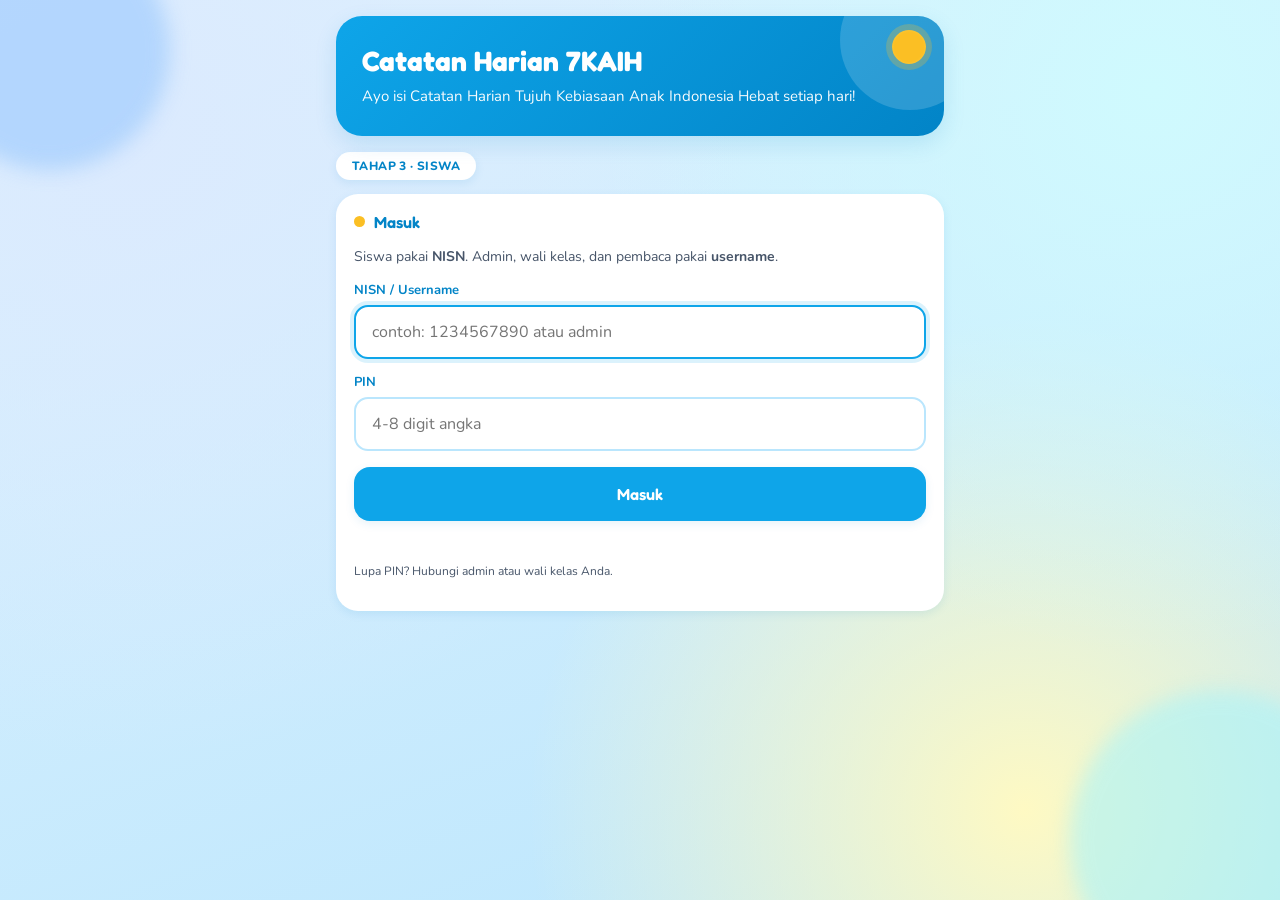
<file: 7kaih/v3/index.html>
<!DOCTYPE html>
<html lang="id">
<head>
  <meta charset="utf-8">
  <meta name="viewport" content="width=device-width, initial-scale=1, maximum-scale=1, user-scalable=no">
  <title>Catatan Harian 7KAIH</title>
  <link rel="stylesheet" href="style.css">
  <link rel="icon" href="data:image/svg+xml,<svg xmlns='http://www.w3.org/2000/svg' viewBox='0 0 100 100'><circle cx='50' cy='50' r='40' fill='%23BAE6FD'/><circle cx='50' cy='50' r='22' fill='%230EA5E9'/><circle cx='50' cy='50' r='10' fill='%23FBBF24'/></svg>">
</head>
<body>
  <main class="wrap">
    <header class="app">
      <div class="matahari" aria-hidden="true"></div>
      <h1 id="judul">Catatan Harian 7KAIH</h1>
      <p id="sambutan">Ayo isi Catatan Harian Tujuh Kebiasaan Anak Indonesia Hebat setiap hari!</p>
    </header>

    <div class="tahap" id="badgeTahap">TAHAP 3 &middot; SISWA</div>

    <!-- Layar: Memuat (default, mencegah kedip login) -->
    <section id="layar-muat" class="layar card layar-aktif layar-muat">
      <p><span class="spinner"></span> Memuat…</p>
    </section>

    <!-- Layar: Login -->
    <section id="layar-login" class="layar card">
      <h2><span class="titik titik-kuning"></span>Masuk</h2>
      <p class="muted">Siswa pakai <b>NISN</b>. Admin, wali kelas, dan pembaca pakai <b>username</b>.</p>
      <label class="label" for="loginId">NISN / Username</label>
      <input id="loginId" class="input" type="text" autocomplete="username" placeholder="contoh: 1234567890 atau admin">
      <label class="label" for="loginPin">PIN</label>
      <input id="loginPin" class="input" type="password" inputmode="numeric" autocomplete="current-password" placeholder="4-8 digit angka">
      <button id="btnLogin" class="btn btn-block">Masuk</button>
      <p id="loginErr" class="pesan-err" role="alert"></p>
      <p class="muted kecil">Lupa PIN? Hubungi admin atau wali kelas Anda.</p>
    </section>

    <!-- Layar: Ganti PIN -->
    <section id="layar-ganti" class="layar card">
      <h2><span class="titik titik-koral"></span>Ganti PIN</h2>
      <p class="muted">PIN pertama wajib diganti sebelum Anda dapat memakai aplikasi.</p>
      <label class="label" for="gpLama">PIN Lama</label>
      <input id="gpLama" class="input" type="password" inputmode="numeric" placeholder="PIN saat ini">
      <label class="label" for="gpBaru">PIN Baru</label>
      <input id="gpBaru" class="input" type="password" inputmode="numeric" placeholder="4-8 digit angka">
      <label class="label" for="gpKonfirm">Ulangi PIN Baru</label>
      <input id="gpKonfirm" class="input" type="password" inputmode="numeric" placeholder="ketik ulang PIN baru">
      <button id="btnGanti" class="btn btn-block">Simpan PIN Baru</button>
      <p id="gpErr" class="pesan-err" role="alert"></p>
    </section>

    <!-- Layar: App -->
    <section id="layar-app" class="layar">
      <div class="card info-akun">
        <h2><span class="titik titik-hijau"></span>Akun Saya</h2>
        <div class="baris"><span class="k">Nama</span><span class="v" id="akunNama"></span></div>
        <div class="baris"><span class="k">Peran</span><span class="v" id="akunPeran"></span></div>
        <button id="btnLogout" class="btn btn-kecil btn-ghost btn-block">Keluar</button>
        <button id="btnKembaliAdmin" class="btn btn-kecil btn-ghost btn-block" style="display:none">Kembali ke Admin</button>
      </div>
      <nav id="nav" class="nav" aria-label="Menu peran"></nav>
      <div id="konten" class="card"></div>
    </section>

    <div id="toast" class="toast" role="status"></div>
  </main>

  <footer>
    <span id="sekolahInfo"></span>
  </footer>

  <script src="config.js"></script>
  <script src="app.js"></script>
  <script src="siswa.js"></script>
  <script src="wali.js"></script>
  <script src="admin.js"></script>
  <script src="pembaca.js"></script>
</body>
</html>
</file>
<file: 7kaih/v3/style.css>
/* style.css — Tema biru muda ceria untuk anak */
@import url('https://fonts.googleapis.com/css2?family=Fredoka:wght@400;500;600;700&family=Nunito:wght@400;600;700;800&display=swap');

:root {
  --latar-1: #E0F2FE;
  --latar-2: #BAE6FD;
  --utama: #0EA5E9;
  --utama-gelap: #0284C7;
  --putih: #FFFFFF;
  --teks: #0C4A6E;
  --teks-lembut: #475569;
  --garis: #DBEAFE;
  --ok: #16A34A;
  --kuning: #FBBF24;
  --hijau: #34D399;
  --koral: #FB7185;
  --bayang: 0 8px 22px rgba(2, 132, 199, 0.14);
  --bayang-lembut: 0 3px 10px rgba(2, 132, 199, 0.10);
}

* { box-sizing: border-box; }
html, body { margin: 0; padding: 0; }
body {
  font-family: 'Nunito', -apple-system, BlinkMacSystemFont, 'Segoe UI', Roboto, sans-serif;
  color: var(--teks);
  min-height: 100vh;
  display: flex;
  flex-direction: column;
  background:
    radial-gradient(circle at 10% 15%, #DBEAFE 0%, transparent 45%),
    radial-gradient(circle at 90% 10%, #CFFAFE 0%, transparent 40%),
    radial-gradient(circle at 80% 90%, #FEF9C3 0%, transparent 38%),
    linear-gradient(160deg, var(--latar-1) 0%, var(--latar-2) 100%);
  background-attachment: fixed;
}
body::before, body::after {
  content: ''; position: fixed; border-radius: 50%;
  filter: blur(10px); opacity: 0.55; z-index: 0; pointer-events: none;
}
body::before { width: 240px; height: 240px; background: #93C5FD; top: -70px; left: -70px; }
body::after  { width: 300px; height: 300px; background: #A5F3FC; bottom: -90px; right: -90px; }

.wrap { width: 100%; max-width: 640px; margin: 0 auto; padding: 16px; flex: 1; position: relative; z-index: 1; }

/* Header */
header.app {
  position: relative; overflow: hidden;
  background: linear-gradient(135deg, var(--utama) 0%, var(--utama-gelap) 100%);
  color: #fff; padding: 24px 20px; border-radius: 26px; box-shadow: var(--bayang);
}
header.app::after {
  content: ''; position: absolute; width: 140px; height: 140px;
  background: rgba(255,255,255,0.16); border-radius: 50%; top: -46px; right: -36px;
}
header.app h1 { margin: 0; font-family: 'Fredoka', sans-serif; font-size: 24px; font-weight: 700; }
header.app p  { margin: 8px 0 0; font-size: 14px; opacity: 0.96; line-height: 1.45; max-width: 90%; }
.matahari {
  position: absolute; top: 14px; right: 18px; width: 34px; height: 34px;
  border-radius: 50%;
  background: radial-gradient(circle, var(--kuning) 60%, #FCD34D 100%);
  box-shadow: 0 0 0 6px rgba(251, 191, 36, 0.25); z-index: 1;
}

.tahap {
  display: inline-block; margin-top: 16px; padding: 6px 16px;
  background: #fff; color: var(--utama-gelap); font-weight: 800;
  font-size: 12px; border-radius: 999px; box-shadow: var(--bayang-lembut); letter-spacing: 0.4px;
}

/* Layar */
.layar { display: none; }
.layar.layar-aktif { display: block; }

/* Kartu */
.card {
  background: var(--putih); border: none; border-radius: 22px;
  padding: 18px; margin-top: 14px; box-shadow: var(--bayang-lembut);
}
.card h2 {
  margin: 0 0 12px; font-family: 'Fredoka', sans-serif; font-size: 16px;
  font-weight: 600; color: var(--utama-gelap); display: flex; align-items: center; gap: 9px;
}
.titik { width: 11px; height: 11px; border-radius: 50%; display: inline-block; }
.titik-kuning { background: var(--kuning); }
.titik-hijau  { background: var(--hijau); }
.titik-koral  { background: var(--koral); }

.baris {
  display: flex; justify-content: space-between; align-items: center;
  padding: 11px 0; border-bottom: 1px dashed var(--garis);
}
.baris:last-child { border-bottom: none; }
.baris .k { color: var(--teks-lembut); font-size: 13px; font-weight: 600; }
.baris .v { font-weight: 800; font-size: 14px; color: var(--teks); }

.muted { color: var(--teks-lembut); font-size: 14px; line-height: 1.55; }
.muted strong { color: var(--utama-gelap); }
.kecil { font-size: 12px; margin-top: 10px; }

/* Form */
.label { display: block; font-size: 13px; font-weight: 700; color: var(--utama-gelap); margin: 14px 0 6px; }
.input {
  width: 100%; min-height: 54px; padding: 12px 16px;
  border: 2px solid #BAE6FD; border-radius: 14px;
  font-family: 'Nunito', sans-serif; font-size: 16px; color: var(--teks);
  background: #fff; outline: none; transition: border-color 0.2s ease, box-shadow 0.2s ease;
}
.input:focus { border-color: var(--utama); box-shadow: 0 0 0 4px rgba(14, 165, 233, 0.15); }
.pesan-err { color: #DC2626; font-size: 13px; font-weight: 600; min-height: 18px; margin-top: 10px; }

/* Tombol */
.btn {
  display: inline-flex; align-items: center; justify-content: center; gap: 8px;
  min-height: 54px; padding: 0 24px; border: none; border-radius: 16px;
  background: var(--utama); color: #fff; font-family: 'Fredoka', sans-serif;
  font-size: 16px; font-weight: 600; cursor: pointer; box-shadow: var(--bayang-lembut);
  transition: transform 0.12s ease, background 0.2s ease;
}
.btn:hover { background: var(--utama-gelap); transform: translateY(-1px); }
.btn:active { transform: translateY(0); }
.btn:disabled { opacity: 0.7; cursor: wait; }
.btn-block { display: flex; width: 100%; margin-top: 16px; }
.btn-kecil { min-height: 44px; padding: 0 16px; font-size: 14px; }
.btn-ghost { background: #fff; color: var(--utama-gelap); border: 2px solid #BAE6FD; box-shadow: none; }
.btn-ghost:hover { background: #E0F2FE; transform: none; }

/* Navigasi per peran */
.nav { display: flex; flex-wrap: wrap; gap: 8px; margin-top: 14px; }
.nav-item {
  min-height: 44px; padding: 8px 16px;
  border: 2px solid #BAE6FD; border-radius: 14px; background: #fff;
  color: var(--utama-gelap); font-family: 'Nunito', sans-serif;
  font-size: 14px; font-weight: 700; cursor: pointer; transition: all 0.15s ease;
}
.nav-item:hover { background: #E0F2FE; }
.nav-item.aktif { background: var(--utama); color: #fff; border-color: var(--utama); }

.info-akun .baris:last-of-type { margin-bottom: 8px; }

/* Spinner */
.spinner {
  width: 20px; height: 20px; border: 3px solid #E0F2FE; border-top-color: var(--utama);
  border-radius: 50%; animation: putar 0.8s linear infinite;
  display: inline-block; vertical-align: middle; margin-right: 4px;
}
.spinner-putih { border-color: rgba(255,255,255,0.4); border-top-color: #fff; }
@keyframes putar { to { transform: rotate(360deg); } }

/* Toast */
.toast {
  position: fixed; bottom: 24px; left: 50%;
  transform: translateX(-50%) translateY(20px);
  background: var(--teks); color: #fff; padding: 12px 20px; border-radius: 14px;
  font-size: 14px; font-weight: 600; box-shadow: var(--bayang);
  opacity: 0; pointer-events: none; transition: all 0.25s ease; z-index: 100;
  max-width: 90vw; text-align: center;
}
.toast.show { opacity: 1; transform: translateX(-50%) translateY(0); }
.toast-ok { background: var(--ok); }
.toast-err { background: #DC2626; }

/* Footer */
footer { text-align: center; padding: 22px 16px; font-size: 13px; color: var(--teks-lembut); margin-top: auto; position: relative; z-index: 1; }

@media (min-width: 640px) {
  header.app { padding: 28px 26px; }
  header.app h1 { font-size: 28px; }
  header.app p { font-size: 15px; }
}

/* === Tambahan Tahap 3 (siswa) — tempel di akhir style.css === */

/* Layar Memuat */
.layar-muat { text-align: center; }
.layar-muat p { color: var(--teks-lembut); margin-top: 14px; }

/* Chip tanggal */
.chip-row { display: flex; flex-wrap: wrap; gap: 8px; margin-bottom: 14px; }
.chip {
  min-height: 44px; padding: 6px 14px; border: 2px solid #BAE6FD; border-radius: 12px;
  background: #fff; color: var(--utama-gelap); font-family: 'Nunito', sans-serif;
  font-size: 13px; font-weight: 700; cursor: pointer; transition: all 0.15s ease;
}
.chip:hover { background: #E0F2FE; }
.chip.aktif { background: var(--utama); color: #fff; border-color: var(--utama); }

/* Baris kebiasaan + tombol v/x */
.habit-row { background: #F8FAFC; border: 1px solid #E0F2FE; border-radius: 16px; padding: 12px 14px; margin-bottom: 10px; }
.habit-nama { font-weight: 700; font-size: 15px; color: var(--teks); margin-bottom: 8px; }
.vx-group { display: flex; gap: 8px; }
.vx {
  flex: 1; min-height: 48px; border: 2px solid #BAE6FD; border-radius: 12px;
  background: #fff; font-family: 'Nunito', sans-serif; font-size: 15px; font-weight: 800;
  cursor: pointer; transition: all 0.15s ease;
}
.vx-v { color: var(--ok); }
.vx-x { color: var(--koral); }
.vx:hover { background: #F0F9FF; }
.vx.aktif.vx-v { background: var(--ok); color: #fff; border-color: var(--ok); }
.vx.aktif.vx-x { background: var(--koral); color: #fff; border-color: var(--koral); }
.kecil-label { font-size: 12px; margin: 8px 0 4px; }
.cek { display: flex; align-items: center; gap: 10px; margin: 16px 0; font-weight: 700; color: var(--teks); }
.cek input { width: 22px; height: 22px; accent-color: var(--utama); }

/* Kalender */
.bulan-nav { display: flex; align-items: center; justify-content: center; gap: 12px; margin-bottom: 12px; font-weight: 700; }
.kal-scroll { overflow-x: auto; -webkit-overflow-scrolling: touch; border-radius: 14px; border: 1px solid var(--garis); }
.kal { border-collapse: collapse; font-size: 12px; }
.kal th, .kal td { border: 1px solid #E0F2FE; padding: 4px 2px; text-align: center; min-width: 28px; }
.kal thead th { background: var(--utama); color: #fff; font-weight: 700; }
.kal td.kal-nama { text-align: left; padding: 4px 8px; font-weight: 700; color: var(--teks); background: #F0F9FF; position: sticky; left: 0; min-width: 120px; }
.kal-cell { color: var(--teks-lembut); }
.kal-cell.kecil { font-size: 10px; }
.kal-cell.cell-v { background: #DCFCE7; color: var(--ok); font-weight: 700; }
.kal-cell.cell-x { background: #FEE2E2; color: var(--koral); font-weight: 700; }
.kal-cell.paraf { background: #FEF3C7; color: #B45309; font-weight: 700; }

/* Ringkasan */
.ring-item { margin-bottom: 14px; }
.ring-nama { font-weight: 700; font-size: 14px; margin-bottom: 4px; }
.ring-bar { height: 12px; background: #E0F2FE; border-radius: 999px; overflow: hidden; }
.ring-fill { height: 100%; background: linear-gradient(90deg, var(--utama), var(--utama-gelap)); border-radius: 999px; }
.ring-meta { font-size: 13px; color: var(--teks-lembut); margin-top: 4px; display: flex; align-items: center; gap: 8px; flex-wrap: wrap; }

/* Refleksi & Definisi */
.ref-item { background: #F8FAFC; border: 1px solid #E0F2FE; border-radius: 14px; padding: 12px; margin-bottom: 10px; }
.ref-nama { font-weight: 700; color: var(--utama-gelap); margin-bottom: 6px; }
.def-item { background: #F8FAFC; border: 1px solid #E0F2FE; border-radius: 14px; padding: 12px 14px; margin-bottom: 8px; }
.def-nama { font-weight: 800; color: var(--utama-gelap); font-family: 'Fredoka', sans-serif; }
.def-isi { color: var(--teks-lembut); font-size: 14px; margin-top: 4px; line-height: 1.5; }

/* Mini card & stiker */
.card-mini { background: #F0F9FF; border-radius: 12px; padding: 10px 12px; margin-top: 10px; font-size: 14px; color: var(--teks); }
.stiker { display: flex; align-items: center; gap: 12px; background: #FEF9C3; border: 2px solid #FDE68A; border-radius: 16px; padding: 12px 14px; margin-top: 12px; }
.stiker-bintang { background: linear-gradient(135deg, #FEF3C7, #FDE68A); }
.stiker-cap { width: 44px; height: 44px; border-radius: 50%; background: var(--kuning); color: #fff; display: flex; align-items: center; justify-content: center; font-family: 'Fredoka', sans-serif; font-weight: 700; font-size: 20px; flex-shrink: 0; box-shadow: 0 2px 6px rgba(0,0,0,0.15); }
.stiker .stiker-cap + div { font-size: 14px; color: var(--teks); }

/* === Tambahan Tahap 4 (wali kelas) — tempel di akhir style.css === */

.siswa-item {
  display: flex; align-items: center; justify-content: space-between; gap: 10px;
  background: #F8FAFC; border: 1px solid #E0F2FE; border-radius: 14px;
  padding: 10px 12px; margin-bottom: 8px; flex-wrap: wrap;
}
.siswa-info { flex: 1; min-width: 160px; font-size: 14px; }
.siswa-aksi { display: flex; gap: 6px; flex-wrap: wrap; }

.vx-info {
  flex: 1; min-height: 48px; display: flex; align-items: center; justify-content: center;
  border: 2px solid #E0F2FE; border-radius: 12px; background: #fff;
  font-family: 'Nunito', sans-serif; font-size: 13px; font-weight: 700; color: var(--teks-lembut);
}
.vx-info.cell-v { background: #DCFCE7; color: var(--ok); border-color: #BBF7D0; }
.vx-info.cell-x { background: #FEE2E2; color: var(--koral); border-color: #FECACA; }
.vx-info + .vx { max-width: 130px; }

.garis-pemisah { border: none; border-top: 1px dashed var(--garis); margin: 18px 0; }

.input-catatan {
  min-height: 40px; padding: 6px 8px; border: 1px solid #E0F2FE; border-radius: 8px;
  font-family: 'Nunito', sans-serif; font-size: 12px; color: var(--teks); background: #fff;
  width: 140px; outline: none;
}
.input-catatan:focus { border-color: var(--utama); }

/* === Tambahan Tahap 5 === */
.rekap-tbl thead th.th-habit {
  white-space: normal; word-break: break-word; min-width: 82px; max-width: 100px;
  font-size: 11px; line-height: 1.25; padding: 6px 2px;
}
.pengumuman-item {
  background: #FEF9C3; border: 1px solid #FDE68A; border-radius: 12px;
  padding: 10px 12px; margin-bottom: 8px;
}
.log-item { padding: 6px 0; border-bottom: 1px dashed var(--garis); font-size: 13px; }
.log-item:last-child { border-bottom: none; }

/* === Tambahan Tahap 6 === */
.modal-overlay { position: fixed; inset: 0; background: rgba(12,74,110,0.45); display: flex; align-items: center; justify-content: center; z-index: 200; padding: 16px; }
.modal-box { background: #fff; border-radius: 18px; padding: 18px; max-width: 420px; width: 100%; box-shadow: 0 12px 40px rgba(0,0,0,0.25); }
.modal-judul { font-family: 'Fredoka', sans-serif; font-size: 18px; font-weight: 700; color: var(--utama-gelap); margin-bottom: 12px; }
.modal-aksi { display: flex; gap: 8px; margin-top: 14px; }
.modal-aksi .btn { flex: 1; }
</file>
